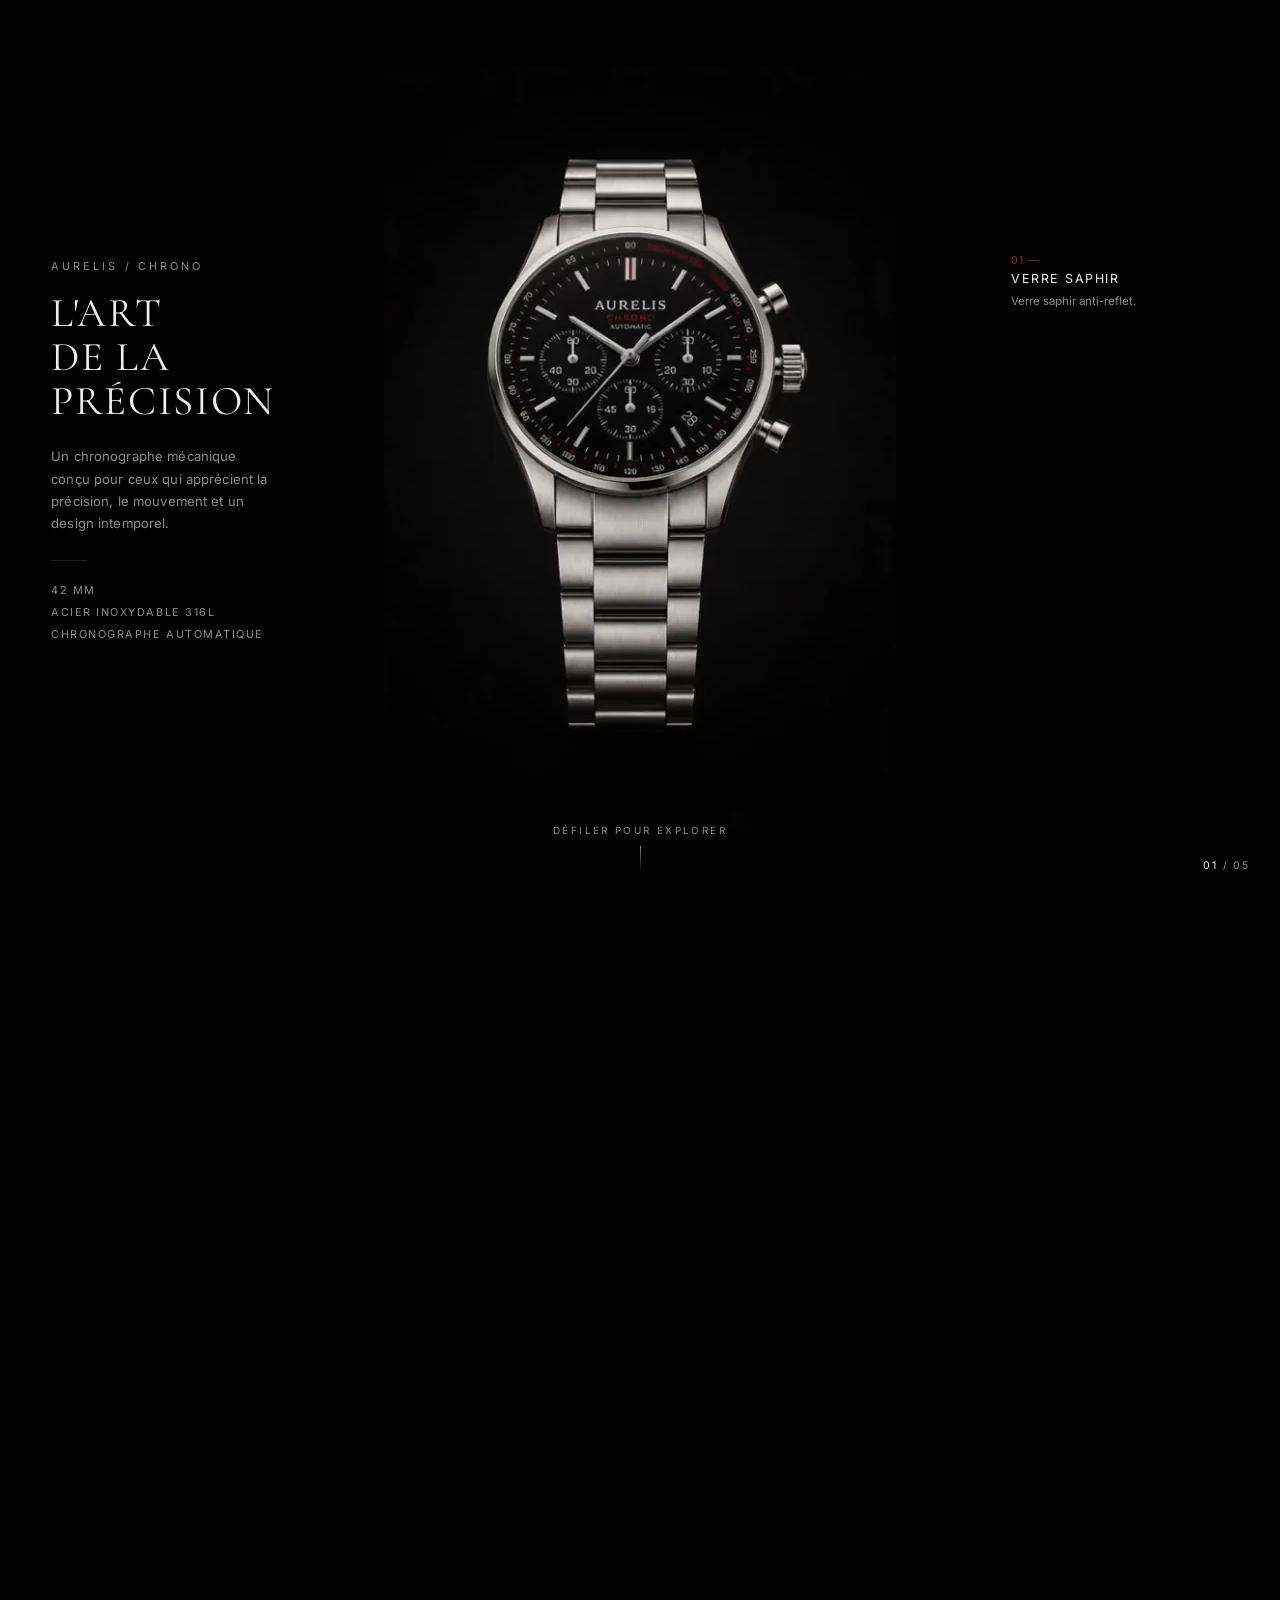
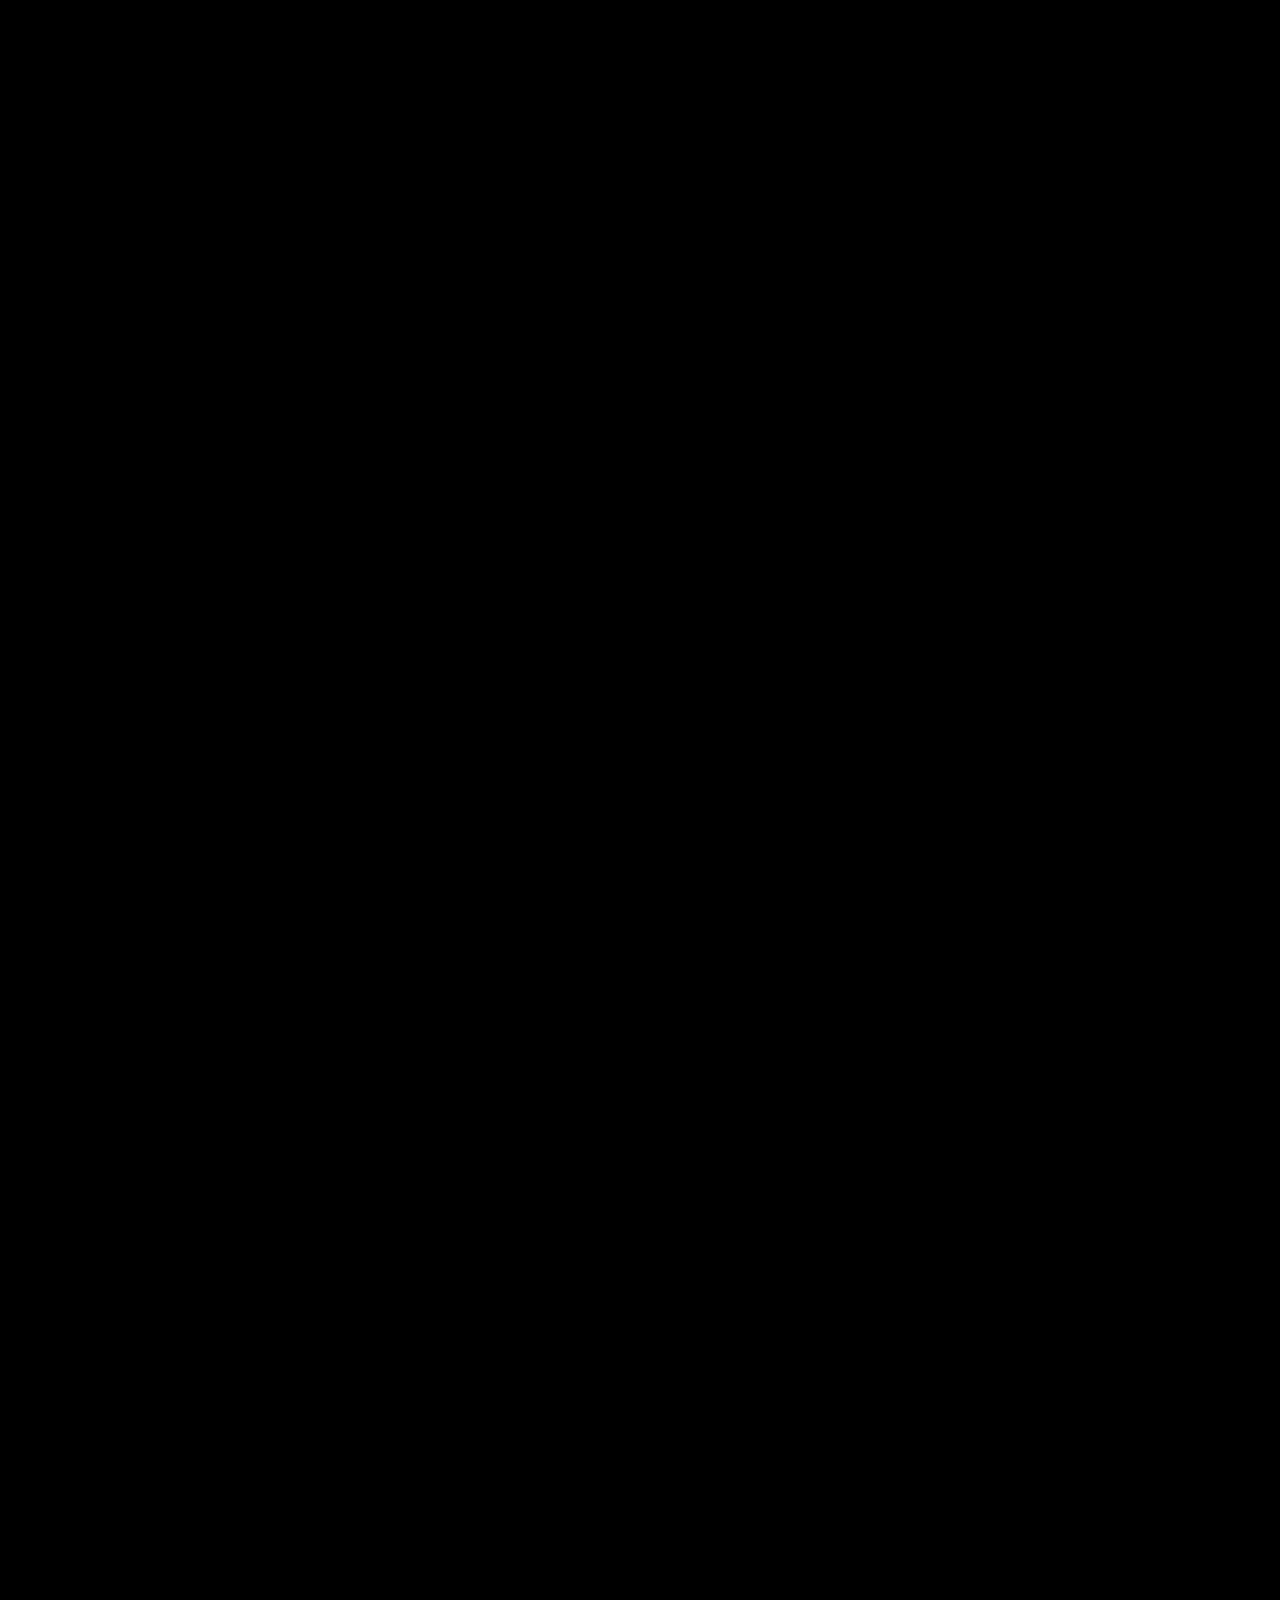
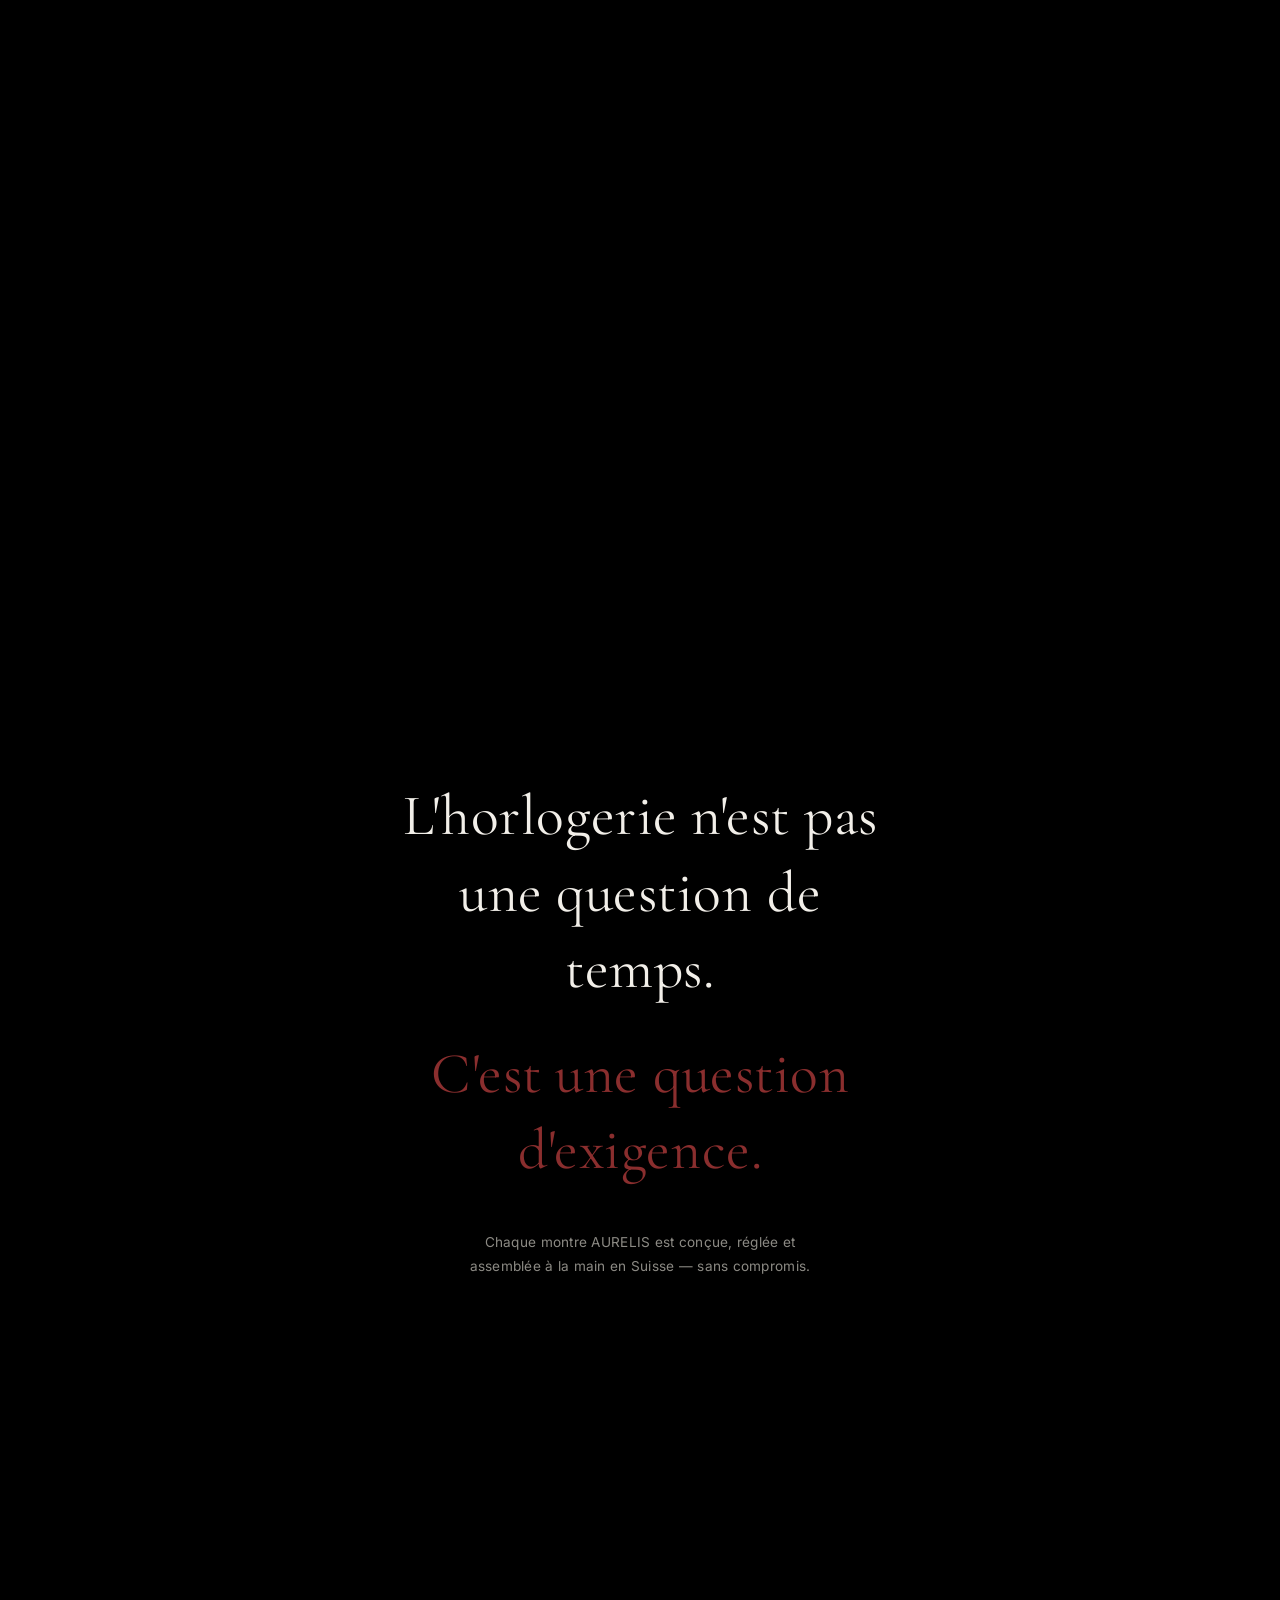
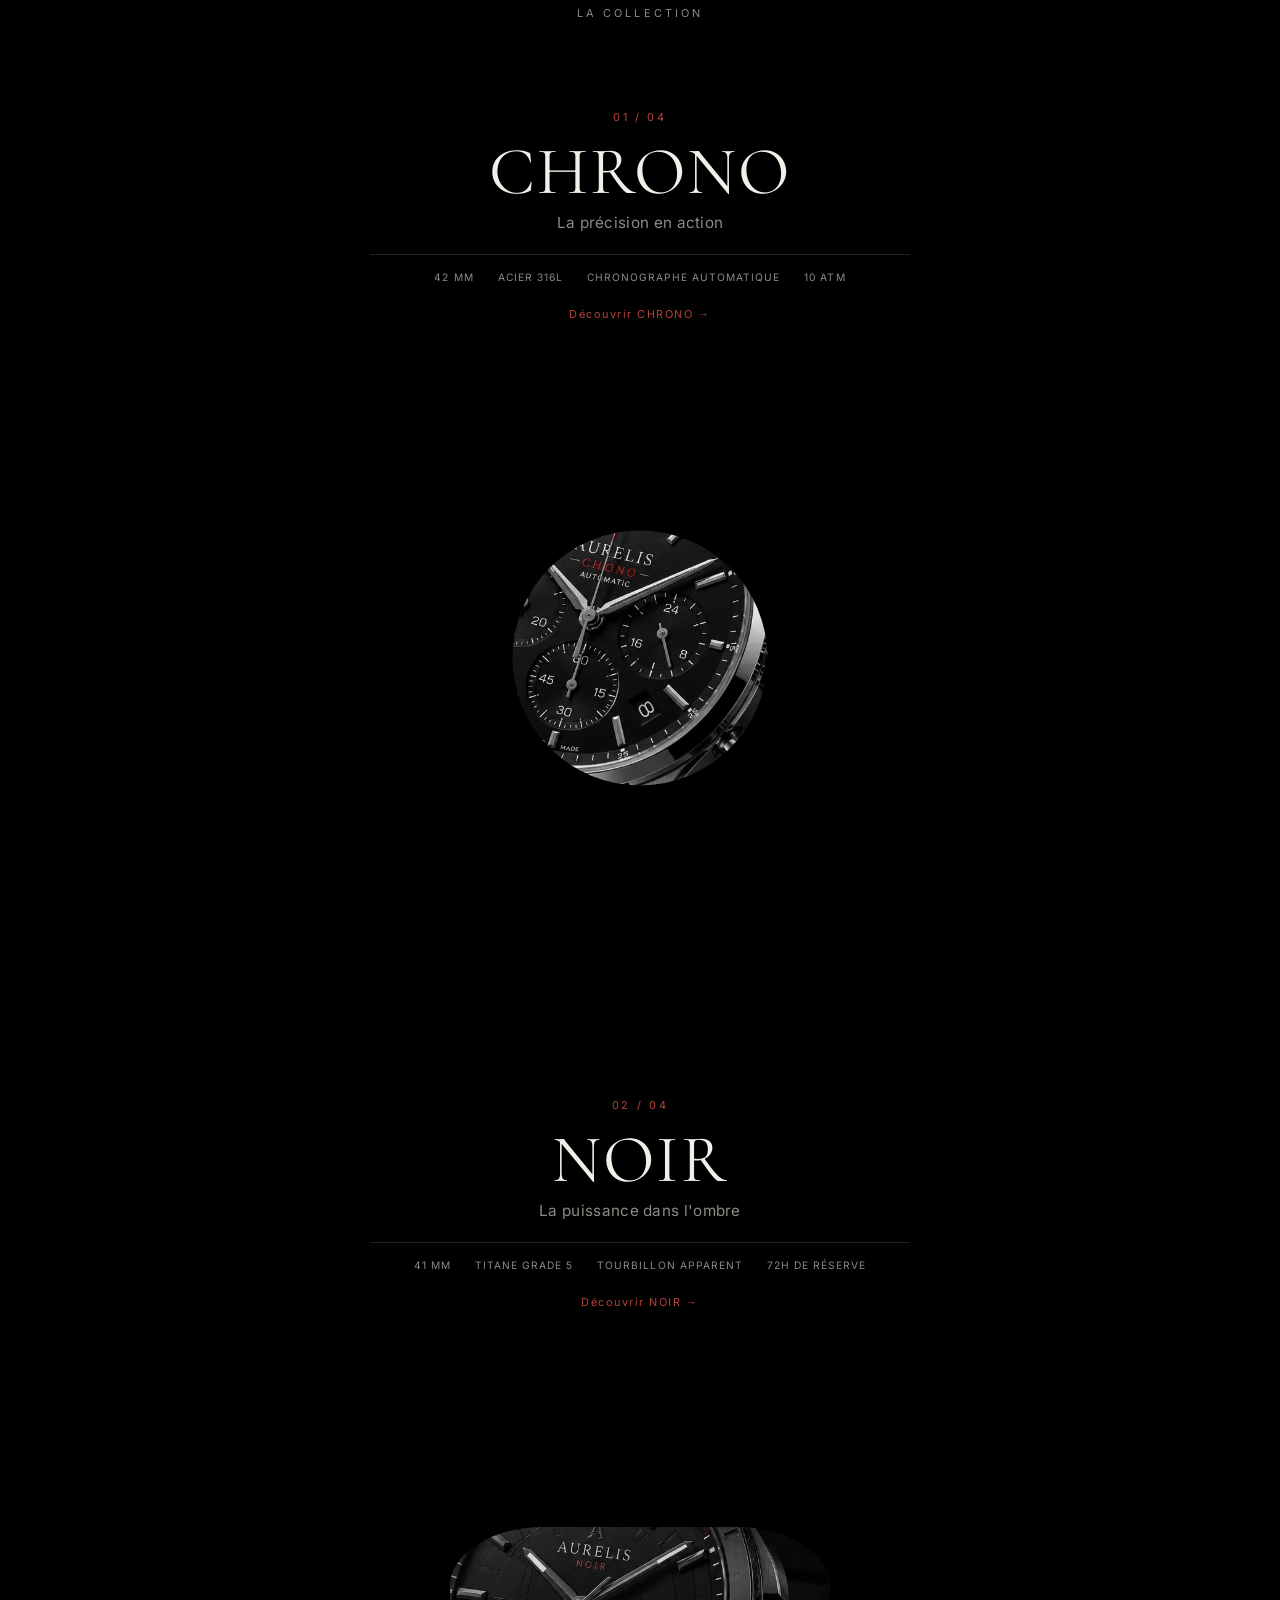
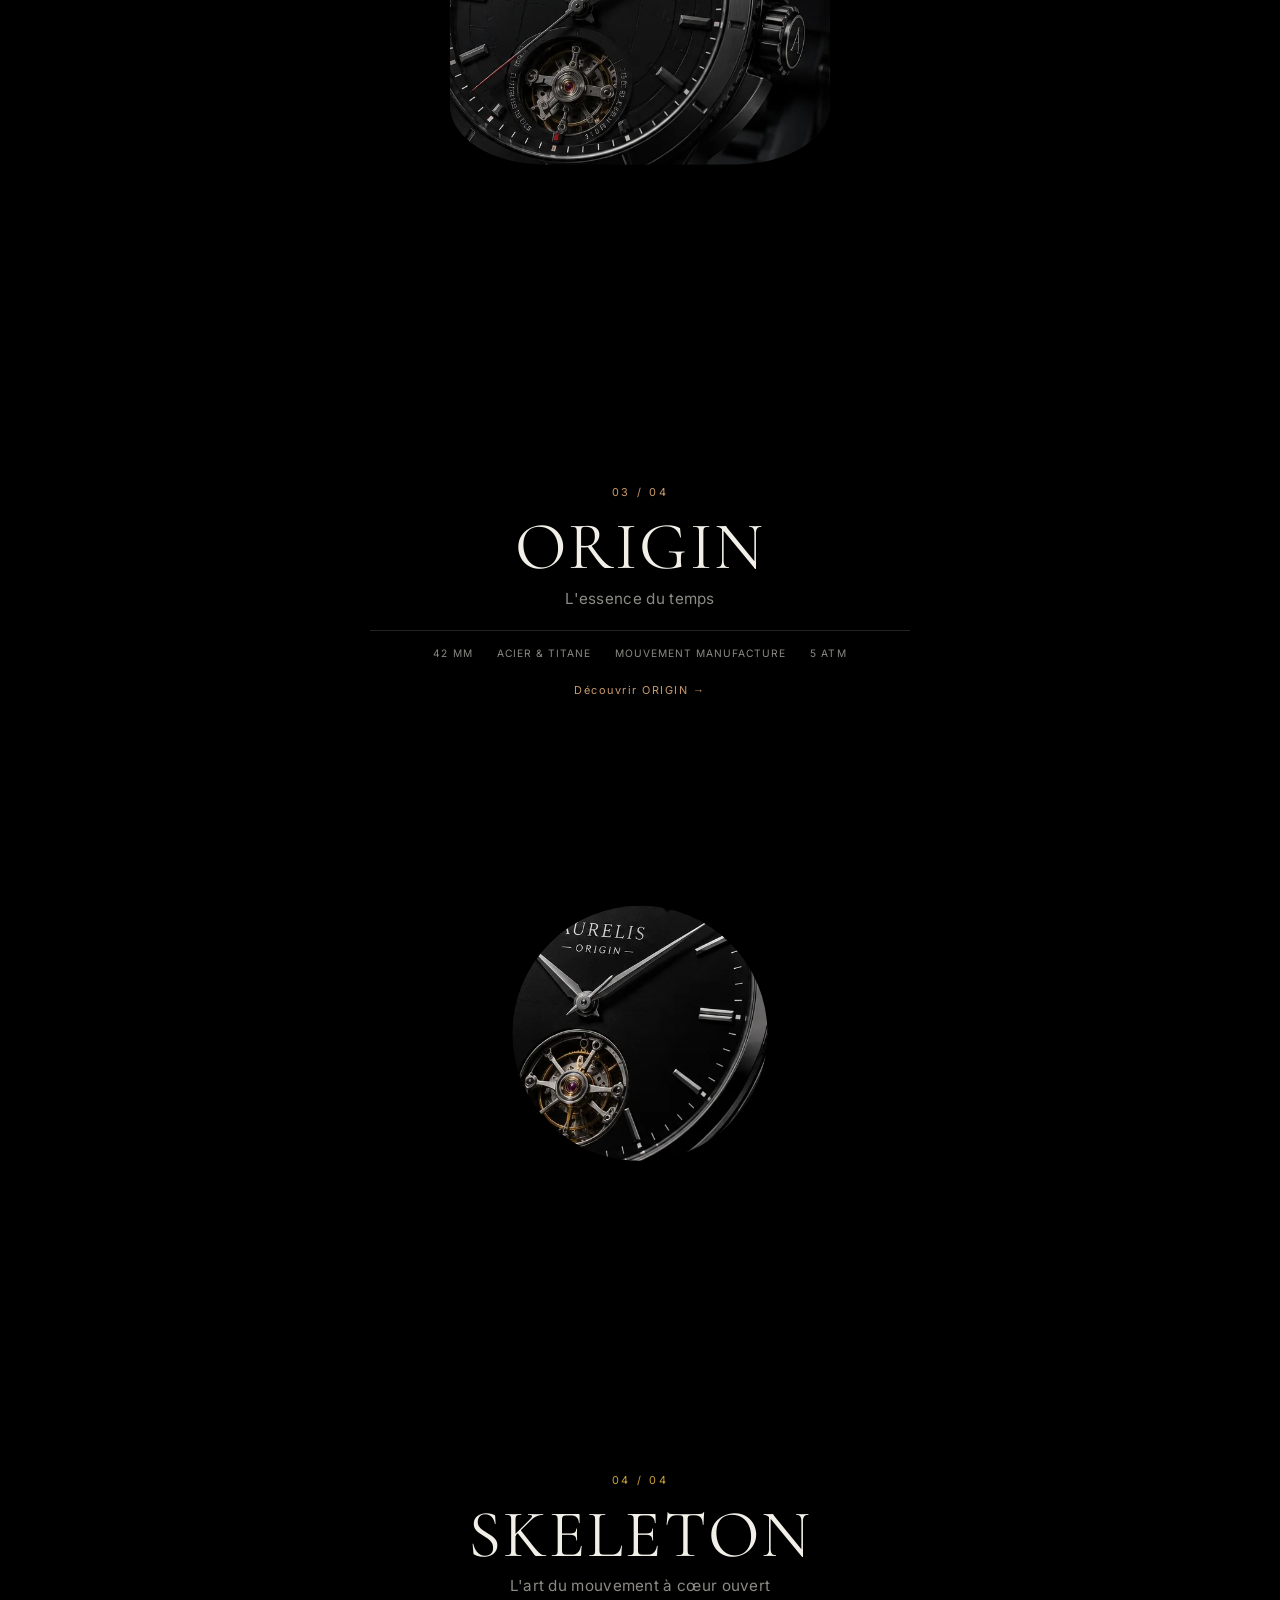
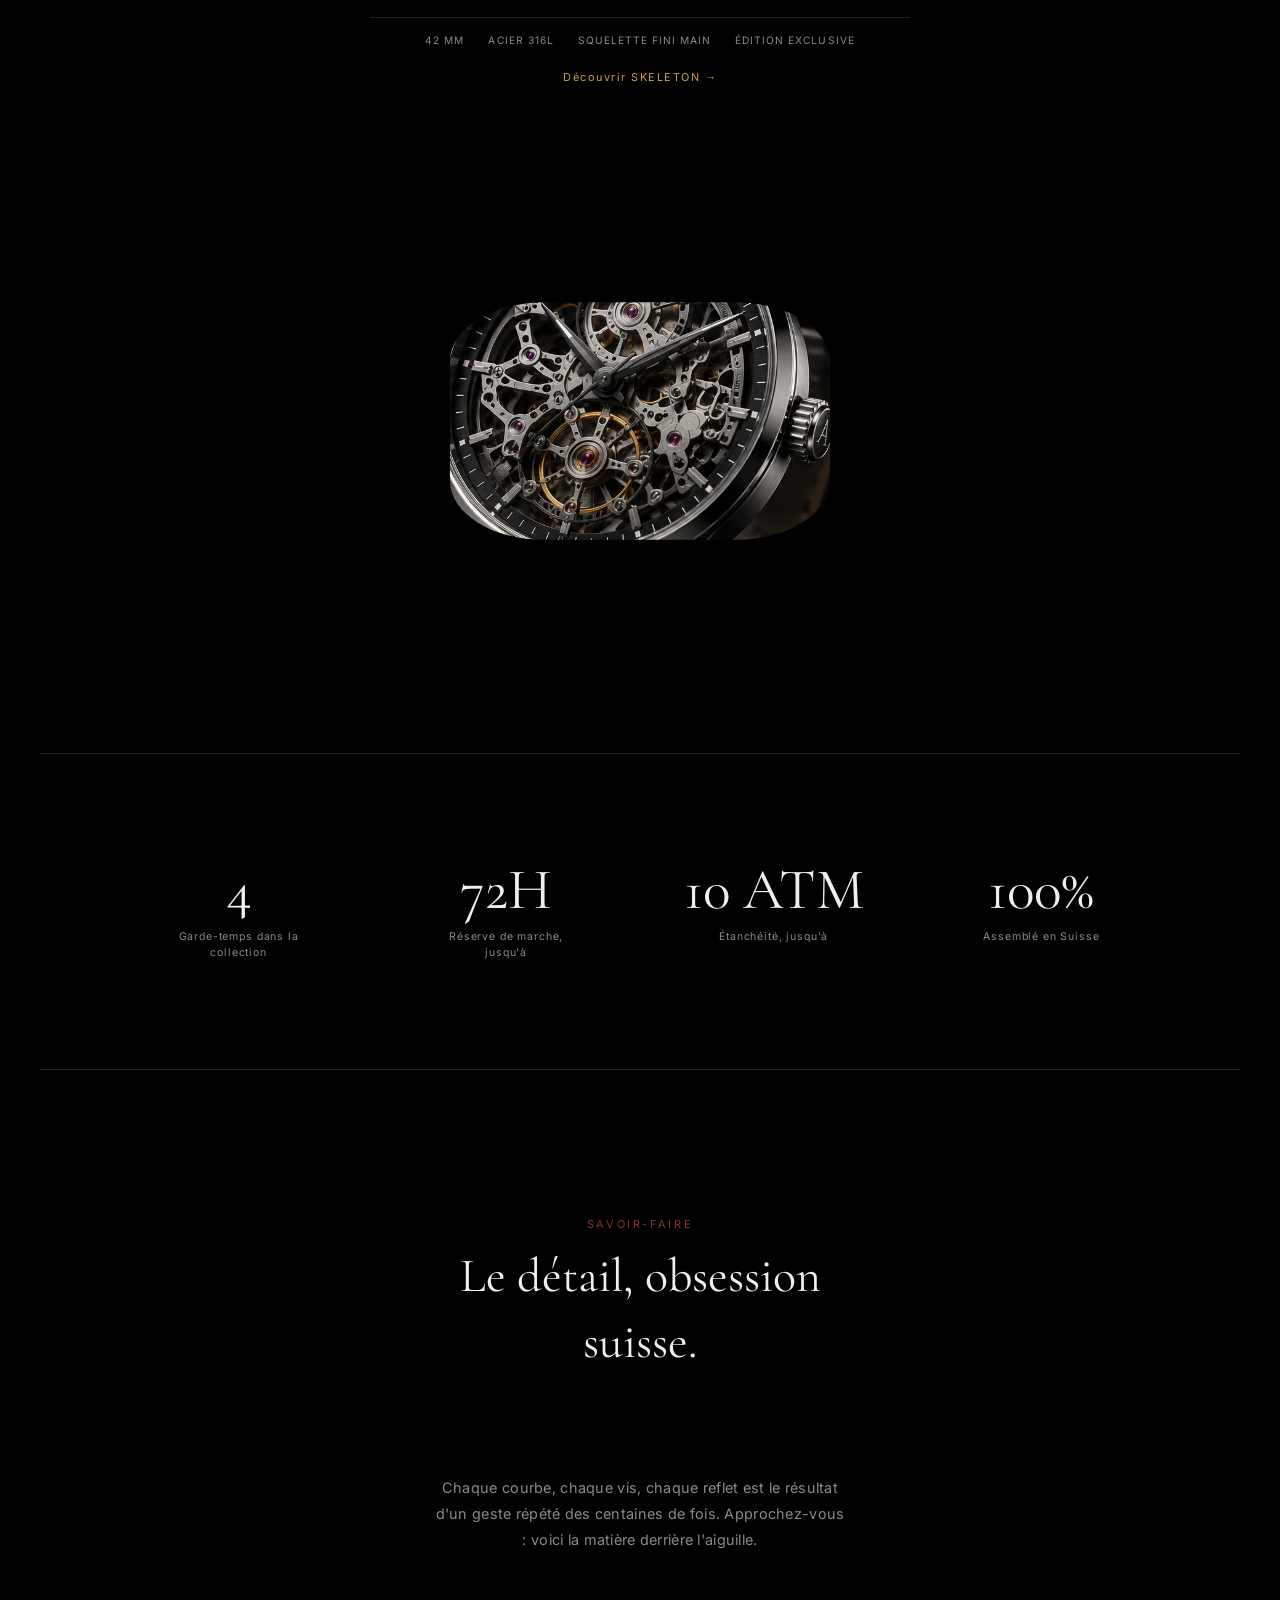
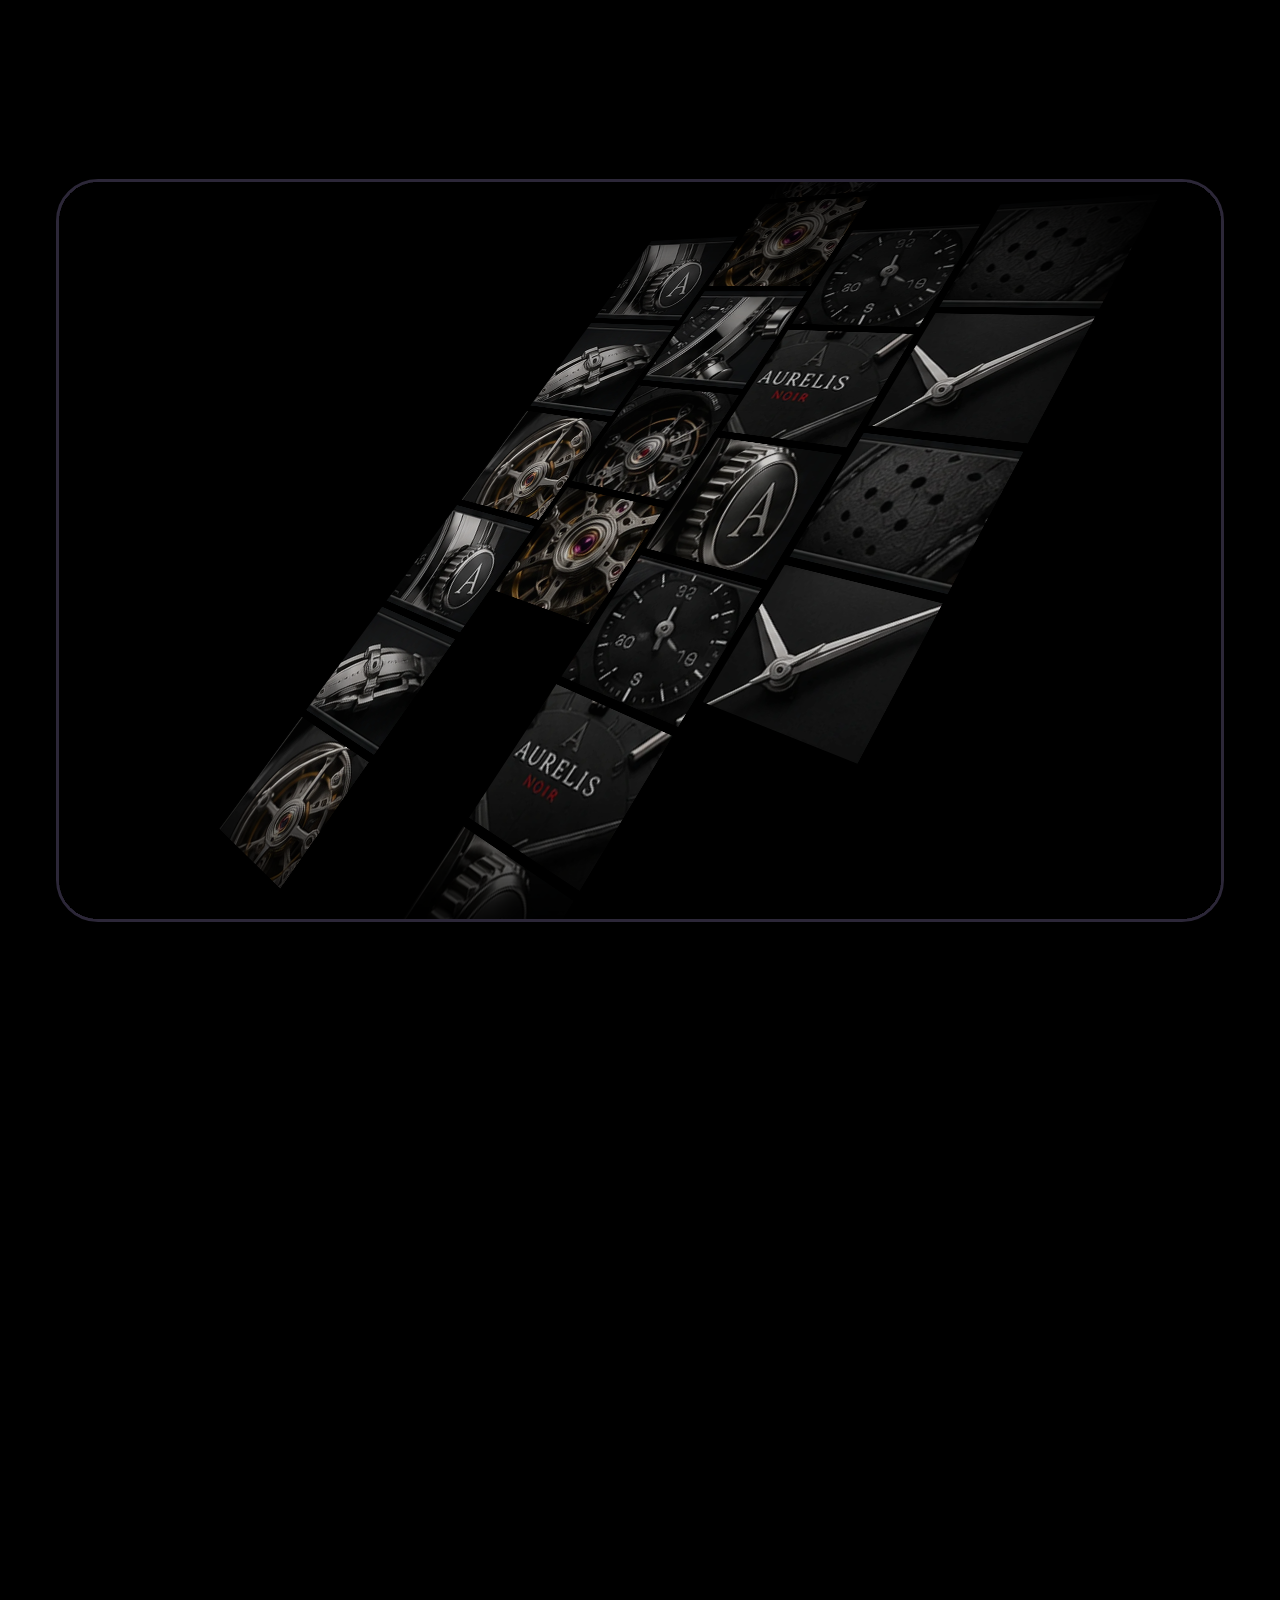
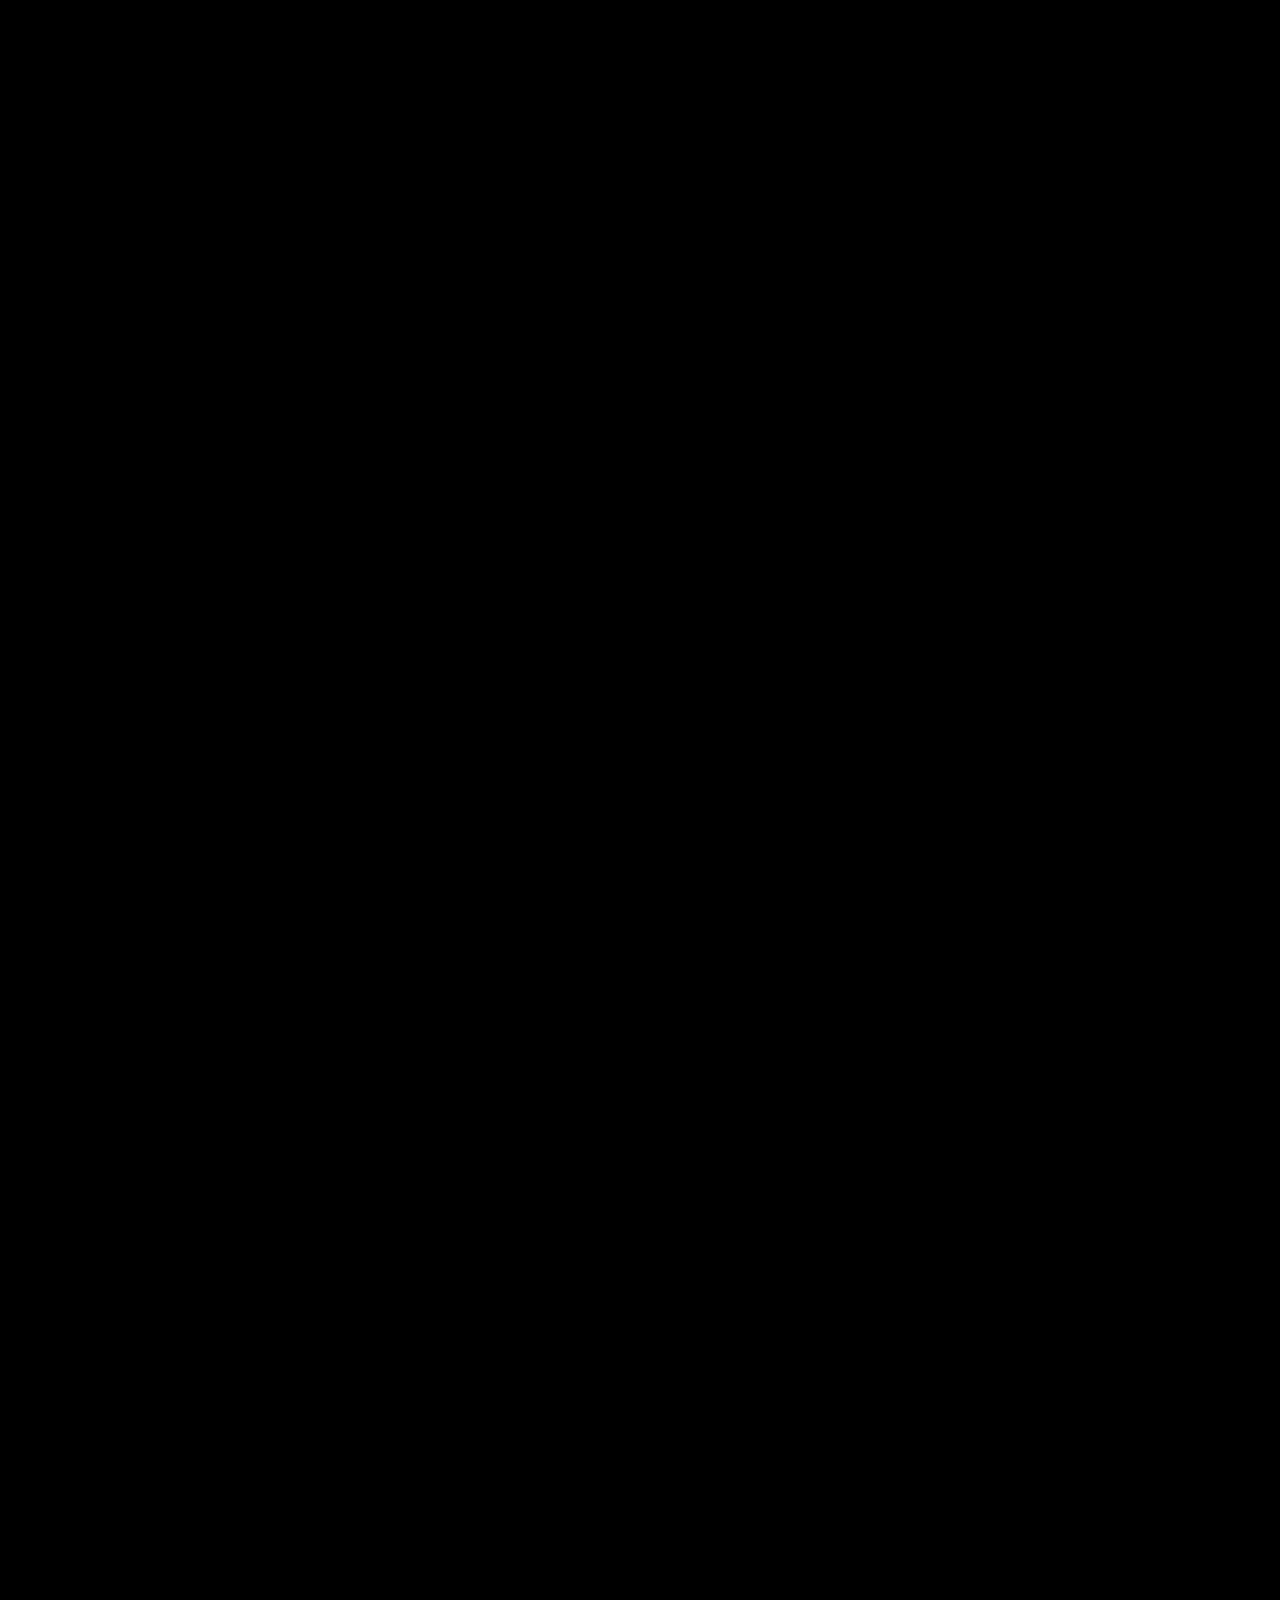
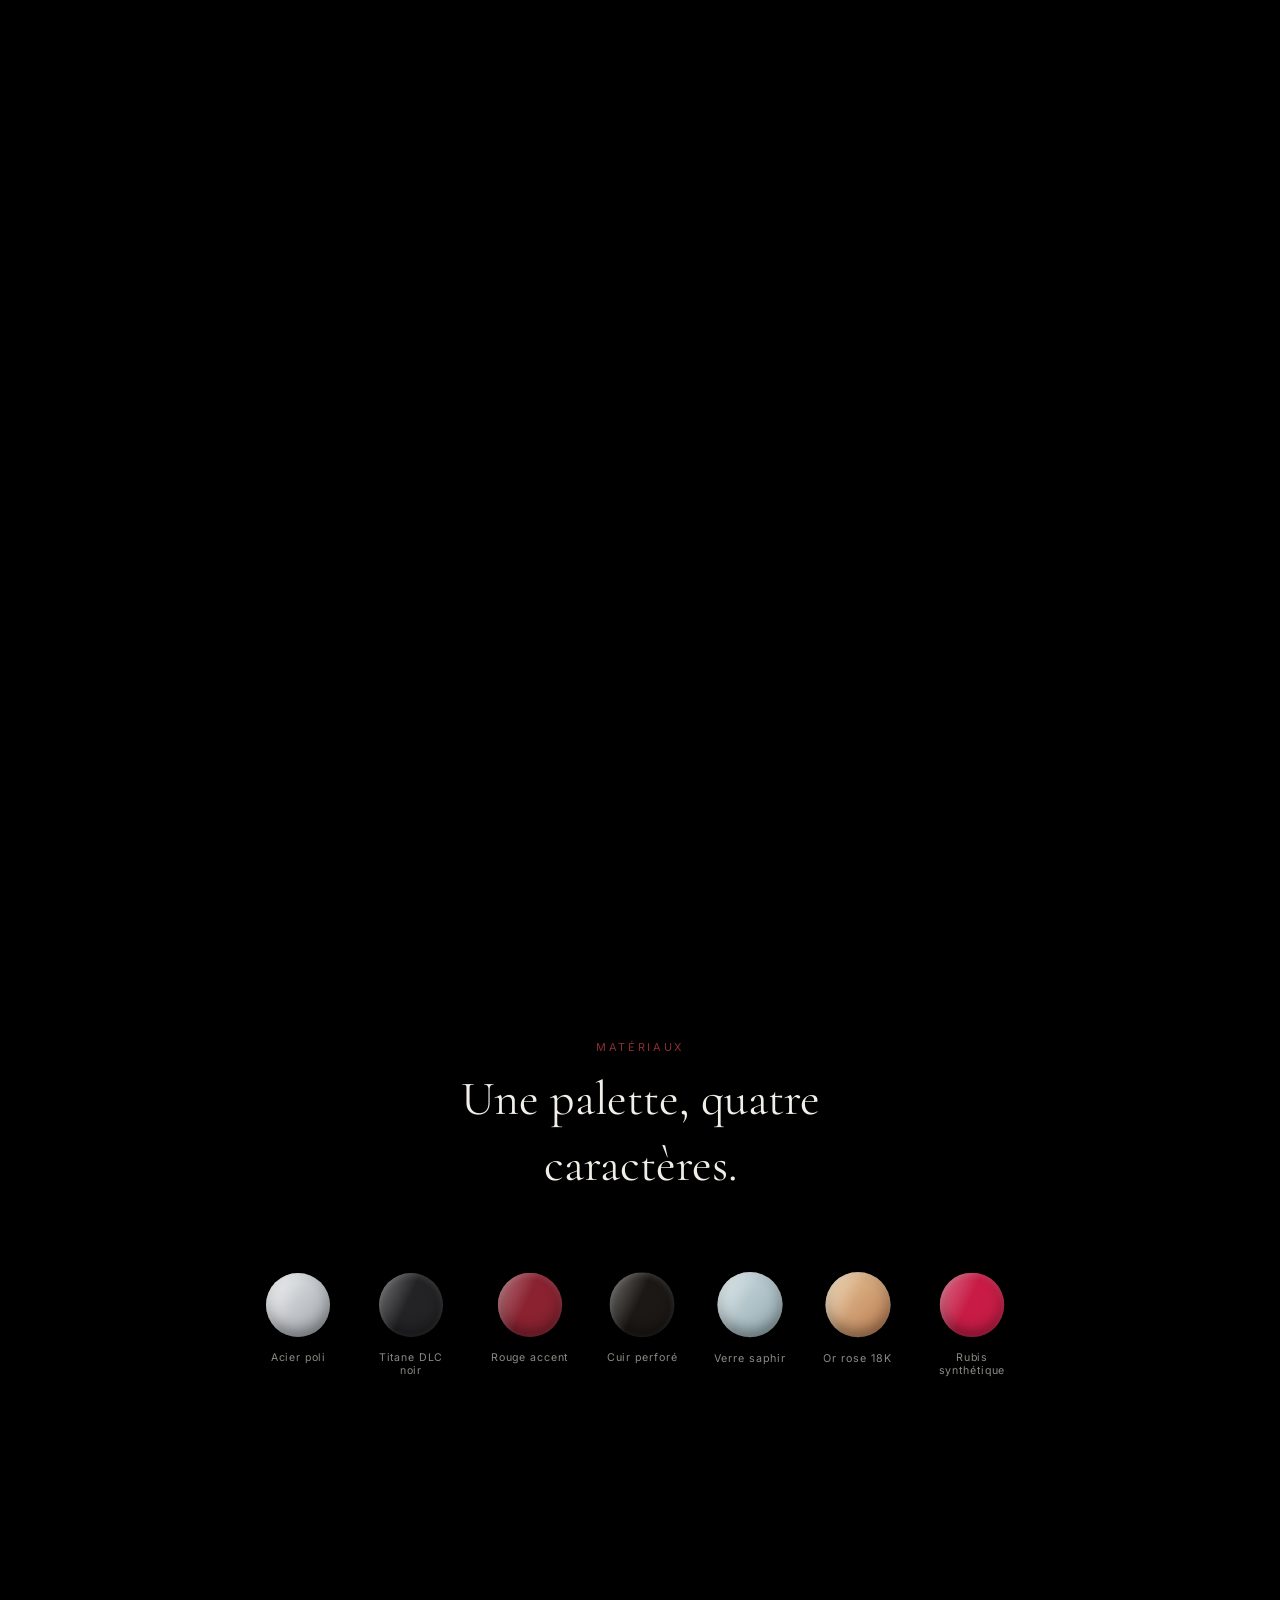
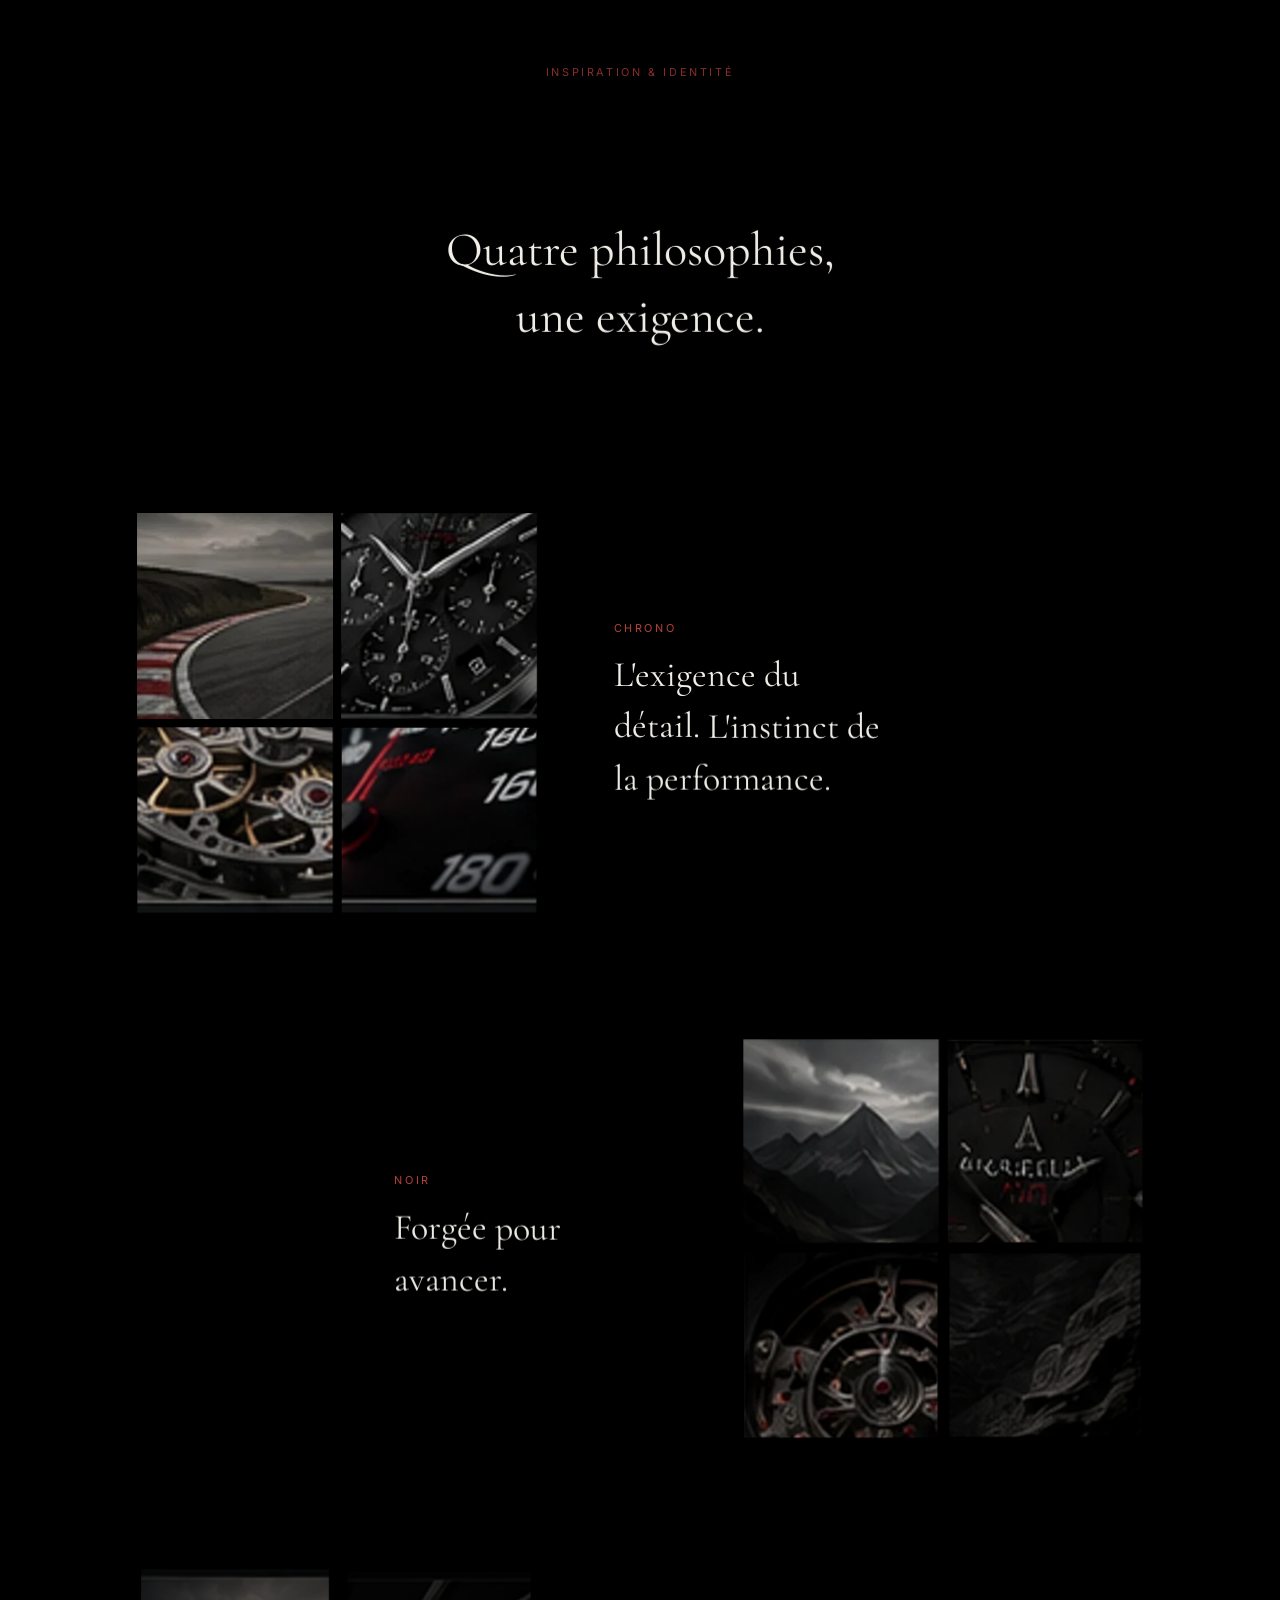
<file: index.html>
<!doctype html>
<html lang="fr">
<head>
<meta charset="utf-8">
<meta name="viewport" content="width=device-width,initial-scale=1">
<link rel="icon" href="assets/favicon.svg" type="image/svg+xml">
<link rel="icon" href="assets/icons/favicon-32.png" sizes="32x32" type="image/png">
<link rel="apple-touch-icon" href="assets/icons/apple-touch-icon.png">
<title>AURELIS — L'Art de la Précision</title>
<link rel="preload" href="assets/fonts/cormorant-garamond.woff2" as="font" type="font/woff2" crossorigin>
<link rel="preload" href="assets/fonts/inter.woff2" as="font" type="font/woff2" crossorigin>
<link rel="preload" href="frames/frame_001.webp" as="image" fetchpriority="high">
<link rel="stylesheet" href="assets/css/style.css">
</head>
<body>

<div class="preloader" id="preloader">
  <div class="preloader-mark">A</div>
  <div class="preloader-bar"><span id="preloaderFill"></span></div>
  <div class="preloader-pct" id="preloaderPct">0%</div>
</div>
<script>
  // hide the preloader before first paint on repeat visits, so there is
  // no flash while GSAP and the rest of site.js are still loading.
  (function () {
    try {
      if (sessionStorage.getItem('aurelis-visited') === '1') {
        var el = document.getElementById('preloader');
        if (el) el.style.display = 'none';
      }
    } catch (e) { /* storage unavailable: preloader will show normally */ }
  })();
</script>

<div class="page-fade" id="pageFade"></div>
<div class="grain" aria-hidden="true"></div>

<nav class="site-nav hero-gated" id="siteNav">
  <a href="#heroPin" class="nav-mark magnetic">A</a>
  <div class="nav-links">
    <a href="#heroPin" class="magnetic">Accueil</a>
    <a href="#collection" class="magnetic">Collection</a>
    <a href="#savoir-faire" class="magnetic nav-optional">Savoir-faire</a>
    <a href="#maison" class="magnetic nav-optional">Maison</a>
    <a href="contact.html" class="magnetic">Contact</a>
  </div>
</nav>

<section class="hero-pin" id="heroPin">
  <div class="hero-stage">

    <div class="hero-col hero-col--left">
      <p class="eyebrow">AURELIS / CHRONO</p>
      <h1 class="hero-title">L'ART<br>DE LA PRÉCISION</h1>
      <p class="hero-desc">Un chronographe mécanique conçu pour ceux qui apprécient la précision, le mouvement et un design intemporel.</p>
      <div class="divider"></div>
      <ul class="specs">
        <li>42 MM</li>
        <li>ACIER INOXYDABLE 316L</li>
        <li>CHRONOGRAPHE AUTOMATIQUE</li>
      </ul>
    </div>

    <div class="hero-watch">
      <img id="watchFrame" class="watch-img" src="frames/frame_001.webp" width="512" height="766" alt="AURELIS CHRONO — vue éclatée" fetchpriority="high" decoding="async">
    </div>

    <div class="hero-col hero-col--right">
      <ul class="feature-list" id="featureList">
        <li class="feature" data-index="1">
          <span class="feature-num">01 —</span>
          <span class="feature-title">VERRE SAPHIR</span>
          <span class="feature-desc">Verre saphir anti-reflet.</span>
        </li>
        <li class="feature" data-index="2">
          <span class="feature-num">02 —</span>
          <span class="feature-title">CADRAN CHRONOGRAPHE</span>
          <span class="feature-desc">Cadran noir profond aux accents rouges raffinés.</span>
        </li>
        <li class="feature" data-index="3">
          <span class="feature-num">03 —</span>
          <span class="feature-title">MOUVEMENT AUTOMATIQUE</span>
          <span class="feature-desc">Calibre mécanique de précision.</span>
        </li>
        <li class="feature" data-index="4">
          <span class="feature-num">04 —</span>
          <span class="feature-title">BOÎTIER EN ACIER</span>
          <span class="feature-desc">Acier 316L brossé et poli.</span>
        </li>
        <li class="feature" data-index="5">
          <span class="feature-num">05 —</span>
          <span class="feature-title">BRACELET SIGNATURE</span>
          <span class="feature-desc">Bracelet intégré en acier inoxydable.</span>
        </li>
      </ul>
    </div>

    <div class="side-index" id="sideIndex" aria-hidden="true">
      <span id="sideIndexCurrent">01</span> / 05
    </div>

    <div class="scroll-hint" id="scrollHint">
      <span>DÉFILER POUR EXPLORER</span>
      <span class="scroll-hint-line"></span>
    </div>

  </div>
</section>

<section class="manifesto">
  <p class="manifesto-line" data-line>L'horlogerie n'est pas une question de temps.</p>
  <p class="manifesto-line manifesto-line--accent" data-line>C'est une question d'exigence.</p>
  <p class="manifesto-sub" data-reveal>Chaque montre AURELIS est conçue, réglée et assemblée à la main en Suisse — sans compromis.</p>
</section>

<section class="collection" id="collection">
  <p class="collection-eyebrow" data-reveal>LA COLLECTION</p>

  <article class="reveal-item mask--circle" style="--accent:#b5423a">
    <div class="reveal-text">
      <span class="reveal-index">01 / 04</span>
      <h3 class="reveal-name">CHRONO</h3>
      <p class="reveal-tagline">La précision en action</p>
      <ul class="reveal-specs">
        <li>42 MM</li>
        <li>ACIER 316L</li>
        <li>CHRONOGRAPHE AUTOMATIQUE</li>
        <li>10 ATM</li>
      </ul>
      <a href="chrono.html" class="reveal-link magnetic">Découvrir CHRONO →</a>
    </div>
    <div class="reveal-media">
      <a href="chrono.html"><img src="assets/img/chrono.webp" alt="AURELIS CHRONO" width="1536" height="1024" loading="lazy" decoding="async"></a>
    </div>
  </article>

  <article class="reveal-item mask--rounded" style="--accent:#b5423a">
    <div class="reveal-text">
      <span class="reveal-index">02 / 04</span>
      <h3 class="reveal-name">NOIR</h3>
      <p class="reveal-tagline">La puissance dans l'ombre</p>
      <ul class="reveal-specs">
        <li>41 MM</li>
        <li>TITANE GRADE 5</li>
        <li>TOURBILLON APPARENT</li>
        <li>72H DE RÉSERVE</li>
      </ul>
      <a href="noir.html" class="reveal-link magnetic">Découvrir NOIR →</a>
    </div>
    <div class="reveal-media">
      <a href="noir.html"><img src="assets/img/noir.webp" alt="AURELIS NOIR" width="1536" height="1024" loading="lazy" decoding="async"></a>
    </div>
  </article>

  <article class="reveal-item mask--circle" style="--accent:#c99a6c">
    <div class="reveal-text">
      <span class="reveal-index">03 / 04</span>
      <h3 class="reveal-name">ORIGIN</h3>
      <p class="reveal-tagline">L'essence du temps</p>
      <ul class="reveal-specs">
        <li>42 MM</li>
        <li>ACIER &amp; TITANE</li>
        <li>MOUVEMENT MANUFACTURE</li>
        <li>5 ATM</li>
      </ul>
      <a href="origin.html" class="reveal-link magnetic">Découvrir ORIGIN →</a>
    </div>
    <div class="reveal-media">
      <a href="origin.html"><img src="assets/img/origin.webp" alt="AURELIS ORIGIN" width="1536" height="1024" loading="lazy" decoding="async"></a>
    </div>
  </article>

  <article class="reveal-item mask--rounded" style="--accent:#cda13a">
    <div class="reveal-text">
      <span class="reveal-index">04 / 04</span>
      <h3 class="reveal-name">SKELETON</h3>
      <p class="reveal-tagline">L'art du mouvement à cœur ouvert</p>
      <ul class="reveal-specs">
        <li>42 MM</li>
        <li>ACIER 316L</li>
        <li>SQUELETTE FINI MAIN</li>
        <li>ÉDITION EXCLUSIVE</li>
      </ul>
      <a href="skeleton.html" class="reveal-link magnetic">Découvrir SKELETON →</a>
    </div>
    <div class="reveal-media">
      <a href="skeleton.html"><img src="assets/img/skeleton.webp" alt="AURELIS SKELETON" width="1536" height="1024" loading="lazy" decoding="async"></a>
    </div>
  </article>
</section>

<section class="stats">
  <div class="stat" data-count="4" data-reveal>
    <span class="stat-num"><span data-count-to="4">0</span></span>
    <span class="stat-label">Garde-temps dans la collection</span>
  </div>
  <div class="stat" data-count="72" data-reveal>
    <span class="stat-num"><span data-count-to="72">0</span>H</span>
    <span class="stat-label">Réserve de marche, jusqu'à</span>
  </div>
  <div class="stat" data-count="10" data-reveal>
    <span class="stat-num"><span data-count-to="10">0</span> ATM</span>
    <span class="stat-label">Étanchéité, jusqu'à</span>
  </div>
  <div class="stat" data-count="100" data-reveal>
    <span class="stat-num"><span data-count-to="100">0</span>%</span>
    <span class="stat-label">Assemblé en Suisse</span>
  </div>
</section>

<section class="craft" id="savoir-faire">
  <div class="craft-intro">
    <p class="craft-eyebrow" data-reveal>SAVOIR-FAIRE</p>
    <h2 class="craft-title" data-line>Le détail, obsession suisse.</h2>
    <p class="craft-intro-text" data-reveal>Chaque courbe, chaque vis, chaque reflet est le résultat d'un geste répété des centaines de fois. Approchez-vous : voici la matière derrière l'aiguille.</p>
  </div>

  <div class="unfurl-wrap" id="unfurlWrap">
    <div class="unfurl-banner" id="unfurlBanner">
      <div class="unfurl-perspective">
        <span class="unfurl-vignette unfurl-vignette--v" aria-hidden="true"></span>
        <span class="unfurl-vignette unfurl-vignette--h" aria-hidden="true"></span>
        <div class="unfurl-grid" id="unfurlGrid">
          <div class="unfurl-col" id="unfurlCol1"></div>
          <div class="unfurl-col" id="unfurlCol2"></div>
          <div class="unfurl-col" id="unfurlCol3"></div>
          <div class="unfurl-col" id="unfurlCol4"></div>
        </div>
      </div>
    </div>
  </div>
</section>

<section class="materials">
  <p class="materials-eyebrow" data-reveal>MATÉRIAUX</p>
  <h2 class="materials-title" data-line>Une palette, quatre caractères.</h2>
  <div class="materials-row">
    <div class="swatch" data-reveal style="--swatch: linear-gradient(135deg,#eef0f2,#9aa0a6)">
      <span class="swatch-dot"></span><span class="swatch-label">Acier poli</span>
    </div>
    <div class="swatch" data-reveal style="--swatch:#232326">
      <span class="swatch-dot"></span><span class="swatch-label">Titane DLC noir</span>
    </div>
    <div class="swatch" data-reveal style="--swatch:#8a2230">
      <span class="swatch-dot"></span><span class="swatch-label">Rouge accent</span>
    </div>
    <div class="swatch" data-reveal style="--swatch:#1b1815">
      <span class="swatch-dot"></span><span class="swatch-label">Cuir perforé</span>
    </div>
    <div class="swatch" data-reveal style="--swatch: linear-gradient(135deg,#d3e2e6,#8fa6ac)">
      <span class="swatch-dot"></span><span class="swatch-label">Verre saphir</span>
    </div>
    <div class="swatch" data-reveal style="--swatch: linear-gradient(135deg,#e9c99c,#b8794f)">
      <span class="swatch-dot"></span><span class="swatch-label">Or rose 18K</span>
    </div>
    <div class="swatch" data-reveal style="--swatch:#c81c46">
      <span class="swatch-dot"></span><span class="swatch-label">Rubis synthétique</span>
    </div>
  </div>
</section>

<section class="inspiration">
  <p class="inspiration-eyebrow" data-reveal>INSPIRATION &amp; IDENTITÉ</p>
  <h2 class="inspiration-title" data-line>Quatre philosophies, une exigence.</h2>

  <div class="insp-group" style="--accent:#b5423a">
    <div class="insp-grid">
      <div class="insp-tile"><img src="assets/img/inspiration/chrono-insp-1.webp" alt="Circuit automobile, virage relevé" width="516" height="294" loading="lazy" decoding="async"></div>
      <div class="insp-tile"><img src="assets/img/inspiration/chrono-insp-2.webp" alt="AURELIS CHRONO, gros plan cadran" width="516" height="294" loading="lazy" decoding="async"></div>
      <div class="insp-tile"><img src="assets/img/inspiration/chrono-insp-3.webp" alt="Mouvement chronographe, rouages" width="516" height="240" loading="lazy" decoding="async"></div>
      <div class="insp-tile"><img src="assets/img/inspiration/chrono-insp-4.webp" alt="Compte-tours de sport automobile" width="516" height="240" loading="lazy" decoding="async"></div>
    </div>
    <div class="insp-text">
      <p class="insp-model">CHRONO</p>
      <p class="insp-quote" data-line>L'exigence du détail. L'instinct de la performance.</p>
    </div>
  </div>

  <div class="insp-group insp-group--reverse" style="--accent:#b5423a">
    <div class="insp-grid">
      <div class="insp-tile"><img src="assets/img/inspiration/noir-insp-1.webp" alt="Sommet montagneux dans la brume" width="405" height="315" loading="lazy" decoding="async"></div>
      <div class="insp-tile"><img src="assets/img/inspiration/noir-insp-2.webp" alt="AURELIS NOIR, gros plan cadran" width="390" height="315" loading="lazy" decoding="async"></div>
      <div class="insp-tile"><img src="assets/img/inspiration/noir-insp-3.webp" alt="Tourbillon apparent, gros plan" width="405" height="285" loading="lazy" decoding="async"></div>
      <div class="insp-tile"><img src="assets/img/inspiration/noir-insp-4.webp" alt="Roche noire texturée" width="390" height="285" loading="lazy" decoding="async"></div>
    </div>
    <div class="insp-text">
      <p class="insp-model">NOIR</p>
      <p class="insp-quote" data-line>Forgée pour avancer.</p>
    </div>
  </div>

  <div class="insp-group" style="--accent:#c99a6c">
    <div class="insp-grid">
      <div class="insp-tile"><img src="assets/img/inspiration/origin-insp-1.webp" alt="Rivière serpentant entre les montagnes" width="570" height="285" loading="lazy" decoding="async"></div>
      <div class="insp-tile"><img src="assets/img/inspiration/origin-insp-2.webp" alt="AURELIS ORIGIN, aiguilles dauphine" width="570" height="285" loading="lazy" decoding="async"></div>
      <div class="insp-tile"><img src="assets/img/inspiration/origin-insp-3.webp" alt="Tourbillon apparent, gros plan" width="570" height="234" loading="lazy" decoding="async"></div>
      <div class="insp-tile"><img src="assets/img/inspiration/origin-insp-4.webp" alt="Acier brossé, texture" width="570" height="234" loading="lazy" decoding="async"></div>
    </div>
    <div class="insp-text">
      <p class="insp-model">ORIGIN</p>
      <p class="insp-quote" data-line>Forgée dans le temps, conçue pour demain.</p>
    </div>
  </div>

  <div class="insp-group insp-group--reverse" style="--accent:#cda13a">
    <div class="insp-grid">
      <div class="insp-tile"><img src="assets/img/inspiration/skeleton-insp-1.webp" alt="Escalier en spirale, vue du dessus" width="570" height="270" loading="lazy" decoding="async"></div>
      <div class="insp-tile"><img src="assets/img/inspiration/skeleton-insp-2.webp" alt="Mouvement squelette, gros plan" width="570" height="270" loading="lazy" decoding="async"></div>
      <div class="insp-tile"><img src="assets/img/inspiration/skeleton-insp-3.webp" alt="Pont suspendu au crépuscule" width="570" height="234" loading="lazy" decoding="async"></div>
      <div class="insp-tile"><img src="assets/img/inspiration/skeleton-insp-4.webp" alt="Rouage doré et rubis, gros plan" width="570" height="234" loading="lazy" decoding="async"></div>
    </div>
    <div class="insp-text">
      <p class="insp-model">SKELETON</p>
      <p class="insp-quote" data-line>L'architecture de la précision.</p>
    </div>
  </div>
</section>

<footer class="closing" id="maison">
  <p class="closing-eyebrow" data-reveal>AURELIS — GENÈVE, SUISSE</p>
  <h2 class="closing-word" id="closingWord">AURELIS</h2>
  <p class="closing-tagline" data-reveal>Le temps, réinventé.</p>
  <div class="footer-links">
    <a href="#heroPin" class="magnetic">Retour en haut</a>
    <span>·</span>
    <a href="#collection" class="magnetic">Collection</a>
    <span>·</span>
    <a href="#savoir-faire" class="magnetic">Savoir-faire</a>
    <span>·</span>
    <a href="contact.html" class="magnetic">Contact</a>
  </div>
  <p class="footer-legal">© 2026 AURELIS. Tous droits réservés. — <a href="mentions-legales.html">Mentions légales</a></p>
</footer>

<script src="assets/js/vendor/gsap.min.js"></script>
<script src="assets/js/vendor/ScrollTrigger.min.js"></script>
<script src="assets/js/vendor/lenis.min.js"></script>
<script src="assets/js/main.js"></script>
<script src="assets/js/site.js"></script>
<script src="assets/js/transitions.js"></script>
</body>
</html>
</file>
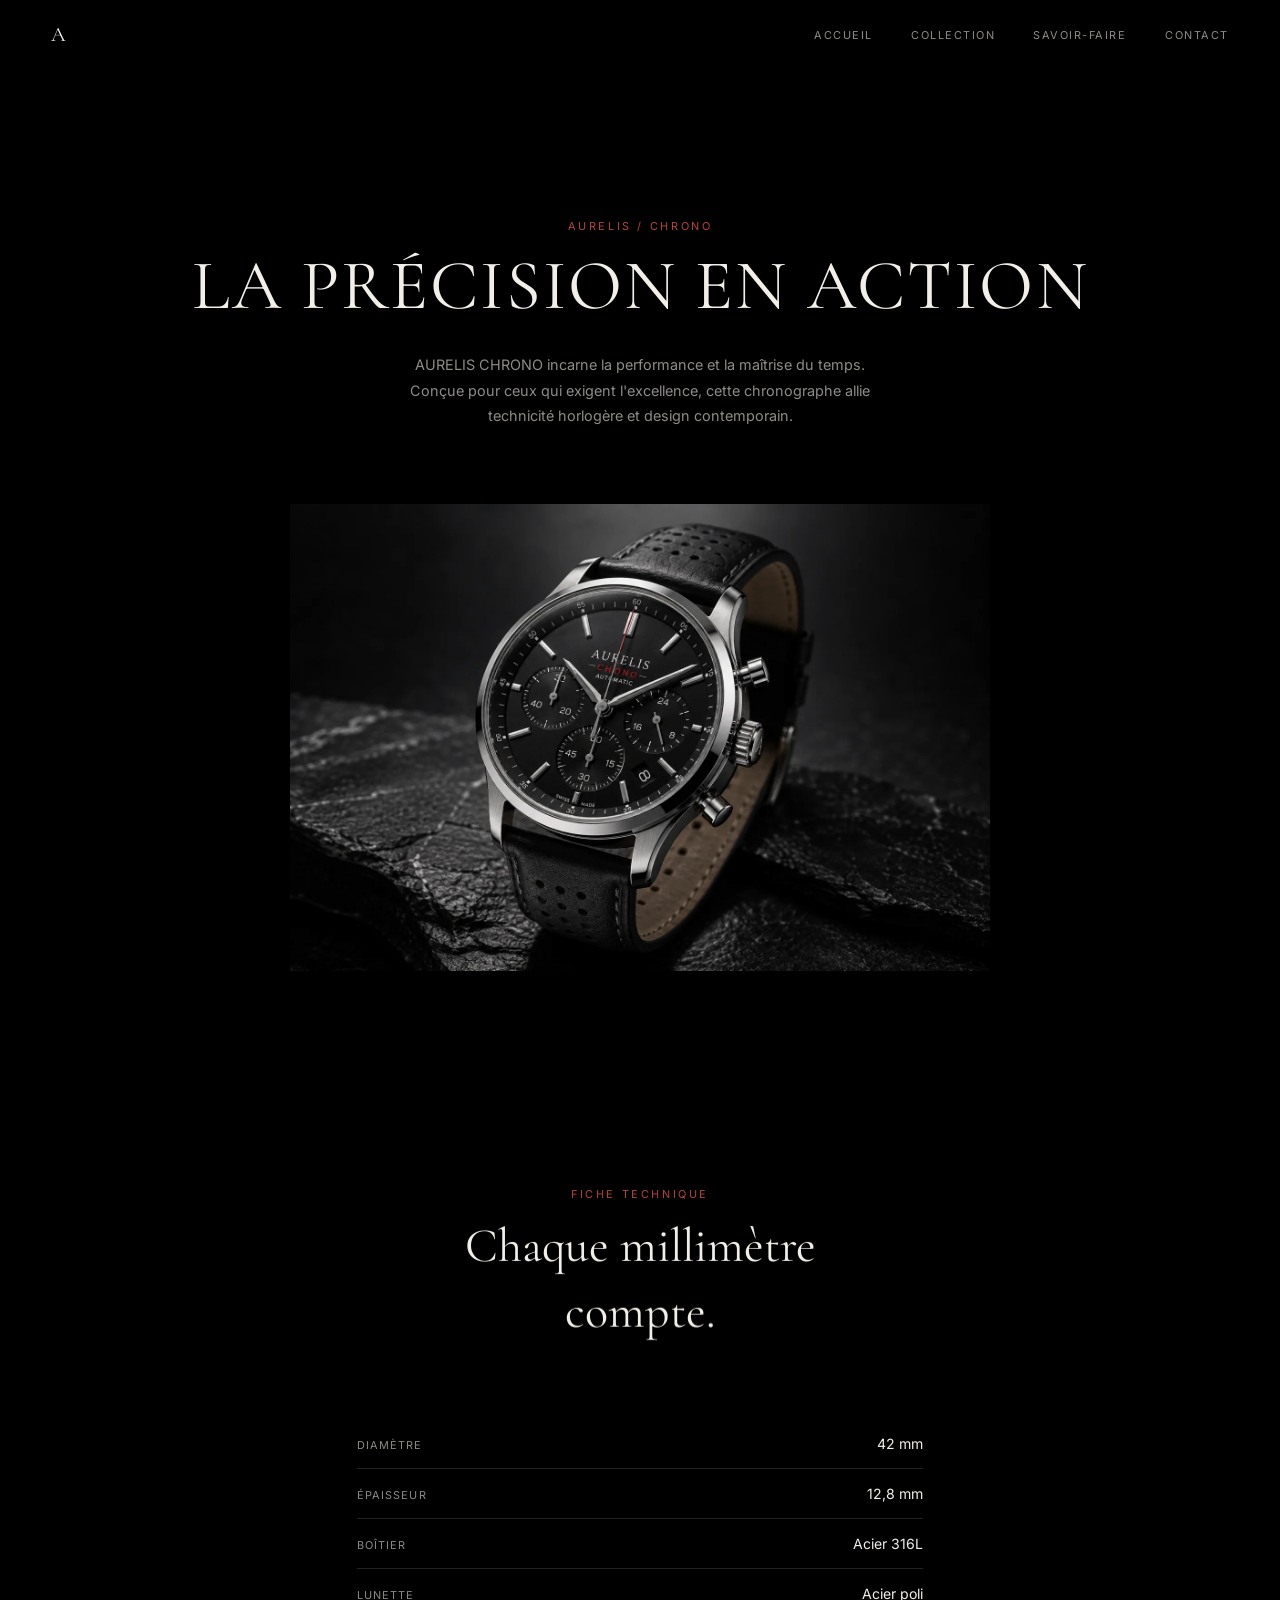
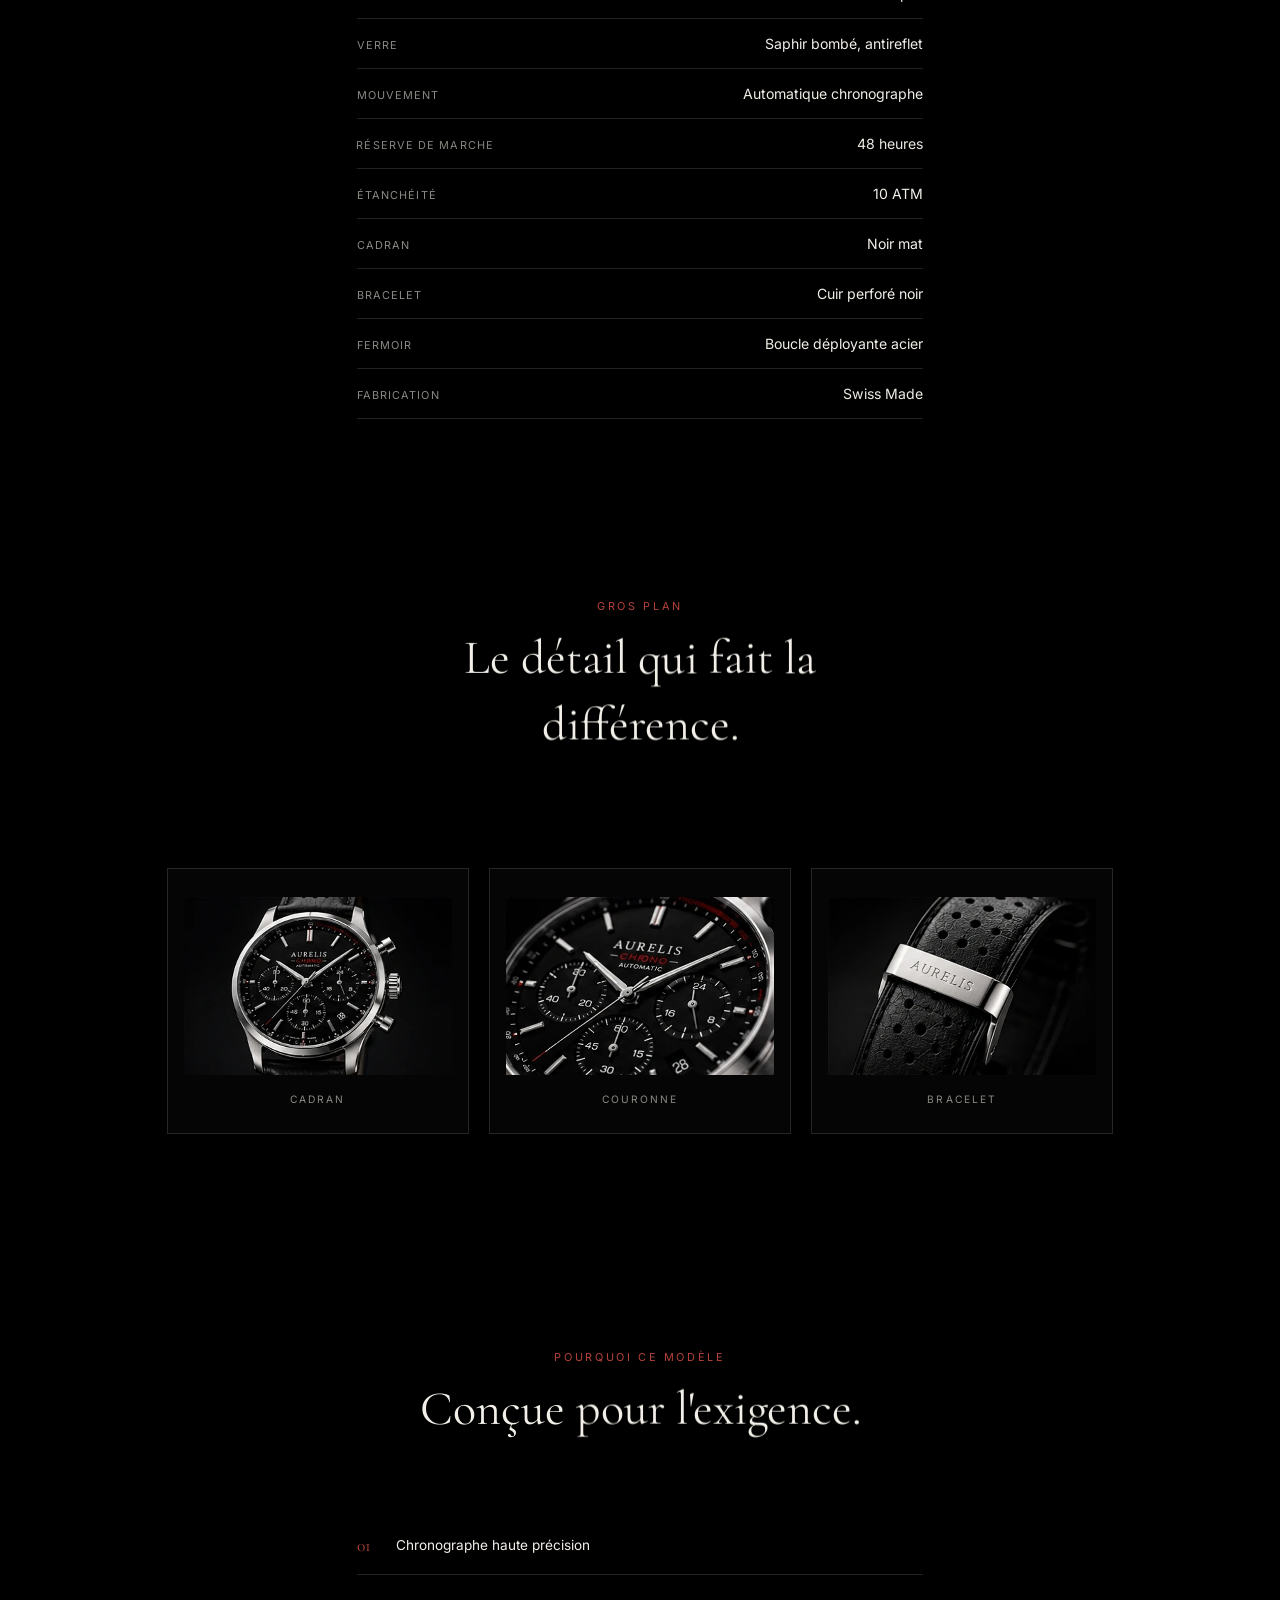
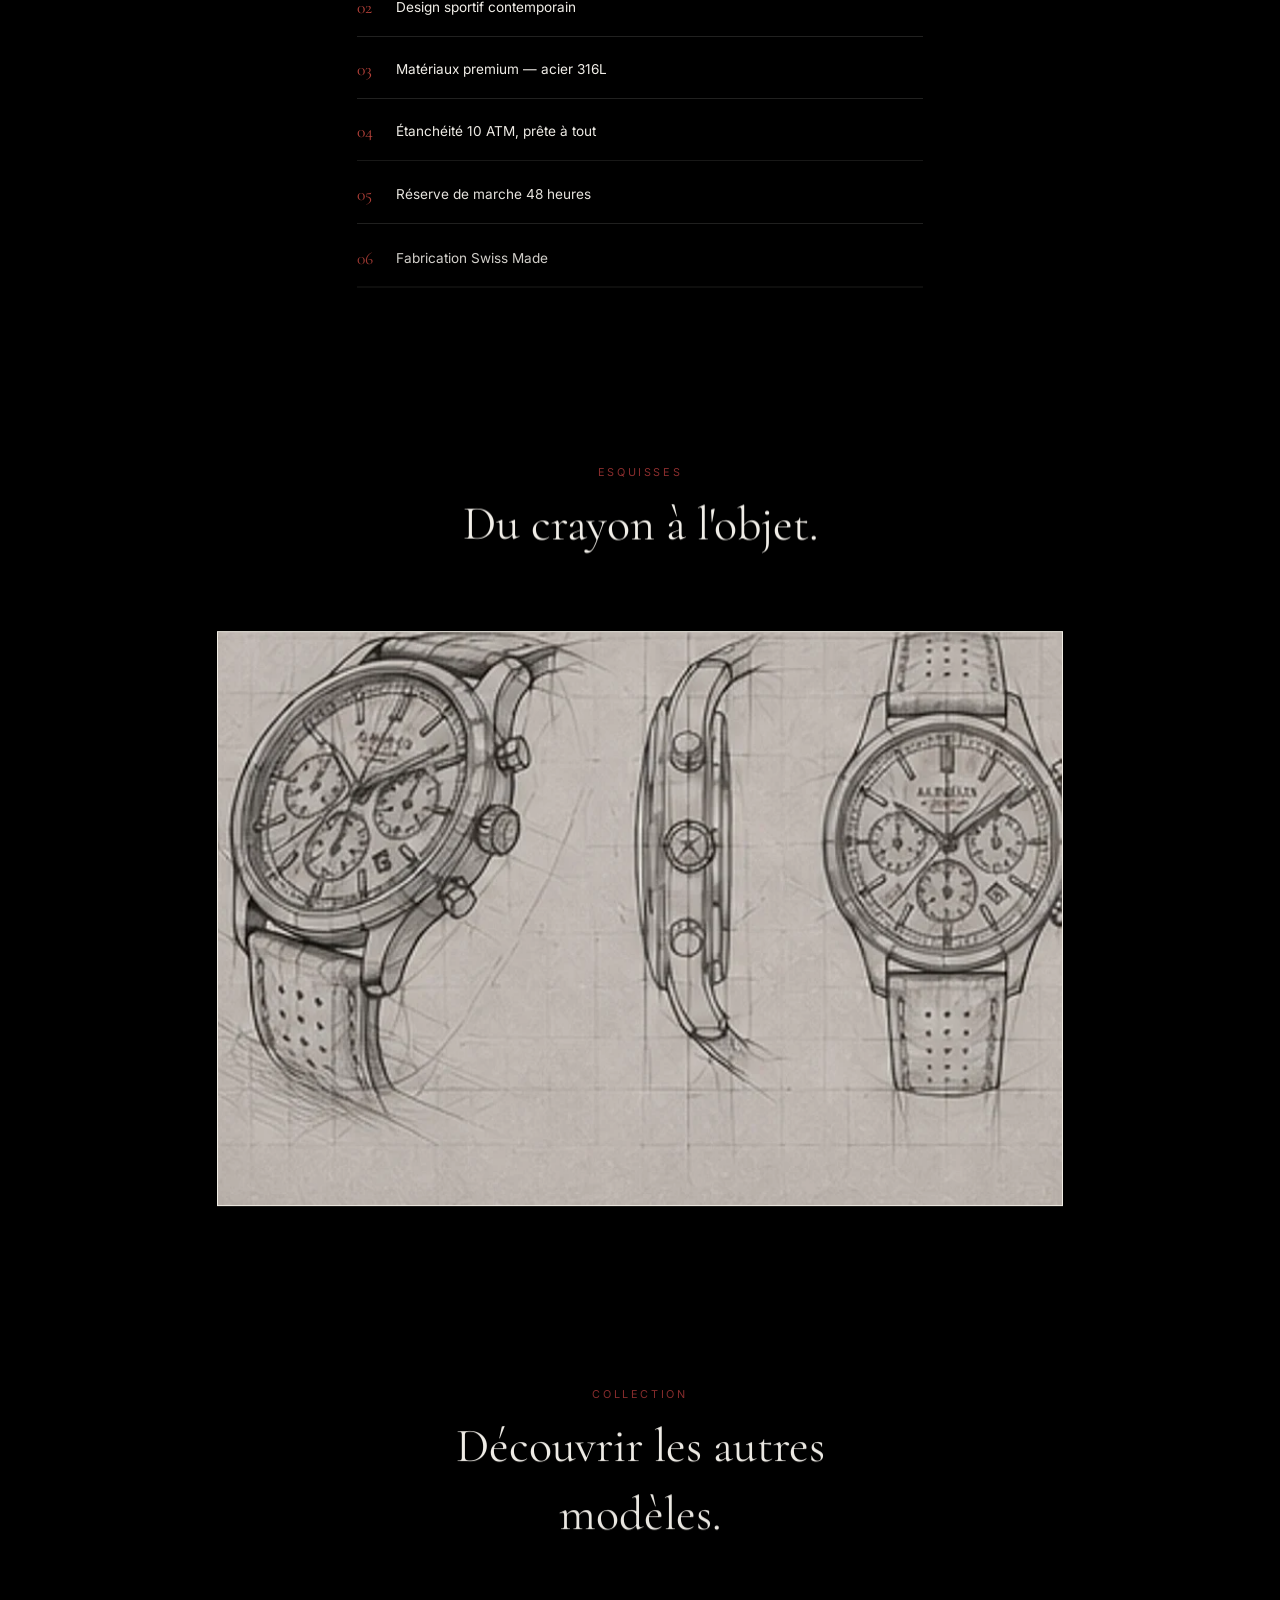
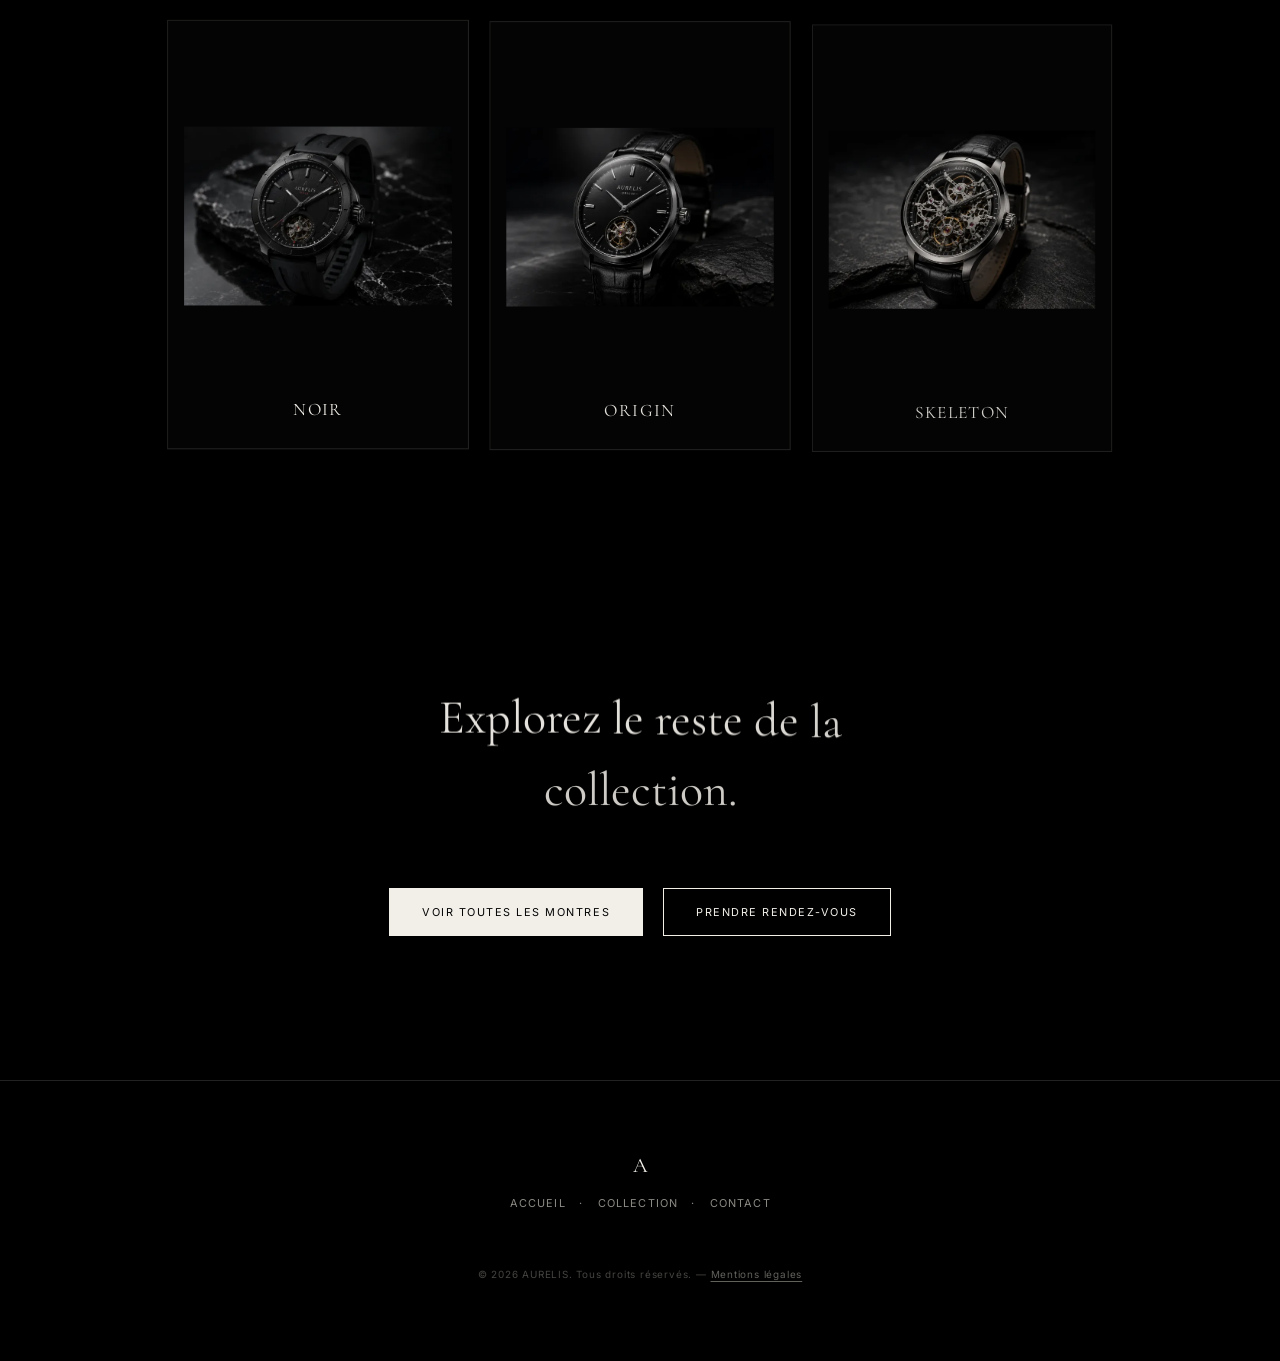
<file: chrono.html>
<!doctype html>
<html lang="fr">
<head>
<meta charset="utf-8">
<meta name="viewport" content="width=device-width,initial-scale=1">
<link rel="icon" href="assets/favicon.svg" type="image/svg+xml">
<link rel="icon" href="assets/icons/favicon-32.png" sizes="32x32" type="image/png">
<link rel="apple-touch-icon" href="assets/icons/apple-touch-icon.png">
<title>AURELIS CHRONO — La précision en action</title>
<link rel="preload" href="assets/fonts/cormorant-garamond.woff2" as="font" type="font/woff2" crossorigin>
<link rel="preload" href="assets/fonts/inter.woff2" as="font" type="font/woff2" crossorigin>
<link rel="preload" href="assets/img/chrono.webp" as="image" fetchpriority="high">
<link rel="stylesheet" href="assets/css/style.css">
</head>
<body>

<div class="page-fade" id="pageFade"></div>
<div class="grain" aria-hidden="true"></div>

<nav class="site-nav" id="siteNav">
  <a href="index.html" class="nav-mark magnetic">A</a>
  <div class="nav-links">
    <a href="index.html" class="magnetic">Accueil</a>
    <a href="index.html#collection" class="magnetic">Collection</a>
    <a href="index.html#savoir-faire" class="magnetic nav-optional">Savoir-faire</a>
    <a href="contact.html" class="magnetic">Contact</a>
  </div>
</nav>

<header class="detail-hero" style="--accent:#b5423a">
  <p class="detail-eyebrow" data-reveal>AURELIS / CHRONO</p>
  <h1 class="detail-title" data-line>LA PRÉCISION EN ACTION</h1>
  <p class="detail-desc" data-reveal>AURELIS CHRONO incarne la performance et la maîtrise du temps. Conçue pour ceux qui exigent l'excellence, cette chronographe allie technicité horlogère et design contemporain.</p>
</header>

<div class="detail-hero-media">
  <img src="assets/img/chrono.webp" alt="AURELIS CHRONO" width="1536" height="1024" fetchpriority="high" decoding="async" data-reveal>
</div>

<section class="detail-specs" style="--accent:#b5423a">
  <p class="detail-eyebrow" data-reveal>FICHE TECHNIQUE</p>
  <h2 class="detail-h2" data-line>Chaque millimètre compte.</h2>
  <dl class="spec-table">
    <div class="spec-row"><dt>Diamètre</dt><dd>42 mm</dd></div>
    <div class="spec-row"><dt>Épaisseur</dt><dd>12,8 mm</dd></div>
    <div class="spec-row"><dt>Boîtier</dt><dd>Acier 316L</dd></div>
    <div class="spec-row"><dt>Lunette</dt><dd>Acier poli</dd></div>
    <div class="spec-row"><dt>Verre</dt><dd>Saphir bombé, antireflet</dd></div>
    <div class="spec-row"><dt>Mouvement</dt><dd>Automatique chronographe</dd></div>
    <div class="spec-row"><dt>Réserve de marche</dt><dd>48 heures</dd></div>
    <div class="spec-row"><dt>Étanchéité</dt><dd>10 ATM</dd></div>
    <div class="spec-row"><dt>Cadran</dt><dd>Noir mat</dd></div>
    <div class="spec-row"><dt>Bracelet</dt><dd>Cuir perforé noir</dd></div>
    <div class="spec-row"><dt>Fermoir</dt><dd>Boucle déployante acier</dd></div>
    <div class="spec-row"><dt>Fabrication</dt><dd>Swiss Made</dd></div>
  </dl>
</section>

<section class="detail-closeups" style="--accent:#b5423a">
  <p class="detail-eyebrow" data-reveal>GROS PLAN</p>
  <h2 class="detail-h2" data-line>Le détail qui fait la différence.</h2>
  <div class="detail-views">
    <div class="view-card"><img src="assets/img/savoirfaire/chrono-cadran.webp" alt="AURELIS CHRONO, cadran" width="532" height="353" loading="lazy" decoding="async"><span class="view-label">Cadran</span></div>
    <div class="view-card"><img src="assets/img/savoirfaire/chrono-couronne.webp" alt="AURELIS CHRONO, couronne" width="532" height="353" loading="lazy" decoding="async"><span class="view-label">Couronne</span></div>
    <div class="view-card"><img src="assets/img/savoirfaire/chrono-bracelet.webp" alt="AURELIS CHRONO, bracelet" width="532" height="353" loading="lazy" decoding="async"><span class="view-label">Bracelet</span></div>
  </div>
</section>

<section class="detail-positioning" style="--accent:#b5423a">
  <p class="detail-eyebrow" data-reveal>POURQUOI CE MODÈLE</p>
  <h2 class="detail-h2" data-line>Conçue pour l'exigence.</h2>
  <ul class="positioning-list">
    <li class="positioning-item"><span class="pos-num">01</span><span>Chronographe haute précision</span></li>
    <li class="positioning-item"><span class="pos-num">02</span><span>Design sportif contemporain</span></li>
    <li class="positioning-item"><span class="pos-num">03</span><span>Matériaux premium — acier 316L</span></li>
    <li class="positioning-item"><span class="pos-num">04</span><span>Étanchéité 10 ATM, prête à tout</span></li>
    <li class="positioning-item"><span class="pos-num">05</span><span>Réserve de marche 48 heures</span></li>
    <li class="positioning-item"><span class="pos-num">06</span><span>Fabrication Swiss Made</span></li>
  </ul>
</section>

<section class="detail-sketch">
  <p class="detail-eyebrow" data-reveal>ESQUISSES</p>
  <h2 class="detail-h2" data-line>Du crayon à l'objet.</h2>
  <div class="sketch-frame" data-reveal>
    <img src="assets/img/detail/chrono-esquisses.webp" alt="Esquisses AURELIS CHRONO" width="858" height="583" loading="lazy" decoding="async">
  </div>
</section>

<section class="detail-siblings">
  <p class="detail-eyebrow" data-reveal>COLLECTION</p>
  <h2 class="detail-h2" data-line>Découvrir les autres modèles.</h2>
  <div class="siblings-grid">
    <a href="noir.html" class="sibling-card">
      <img src="assets/img/thumb/noir.webp" alt="AURELIS NOIR" width="700" height="467" loading="lazy" decoding="async">
      <span class="sibling-name">NOIR</span>
    </a>
    <a href="origin.html" class="sibling-card">
      <img src="assets/img/thumb/origin.webp" alt="AURELIS ORIGIN" width="700" height="467" loading="lazy" decoding="async">
      <span class="sibling-name">ORIGIN</span>
    </a>
    <a href="skeleton.html" class="sibling-card">
      <img src="assets/img/thumb/skeleton.webp" alt="AURELIS SKELETON" width="700" height="467" loading="lazy" decoding="async">
      <span class="sibling-name">SKELETON</span>
    </a>
  </div>
</section>

<section class="detail-cta">
  <h2 class="detail-h2" data-line>Explorez le reste de la collection.</h2>
  <div class="cta-links">
    <a href="index.html#collection" class="btn magnetic">Voir toutes les montres</a>
    <a href="contact.html" class="btn btn--outline magnetic">Prendre rendez-vous</a>
  </div>
</section>

<footer class="mini-footer">
  <a href="index.html" class="nav-mark magnetic">A</a>
  <div class="footer-links">
    <a href="index.html" class="magnetic">Accueil</a>
    <span>·</span>
    <a href="index.html#collection" class="magnetic">Collection</a>
    <span>·</span>
    <a href="contact.html" class="magnetic">Contact</a>
  </div>
  <p class="footer-legal">© 2026 AURELIS. Tous droits réservés. — <a href="mentions-legales.html">Mentions légales</a></p>
</footer>

<script src="assets/js/vendor/gsap.min.js"></script>
<script src="assets/js/vendor/ScrollTrigger.min.js"></script>
<script src="assets/js/vendor/lenis.min.js"></script>
<script src="assets/js/site.js"></script>
<script src="assets/js/transitions.js"></script>
</body>
</html>
</file>
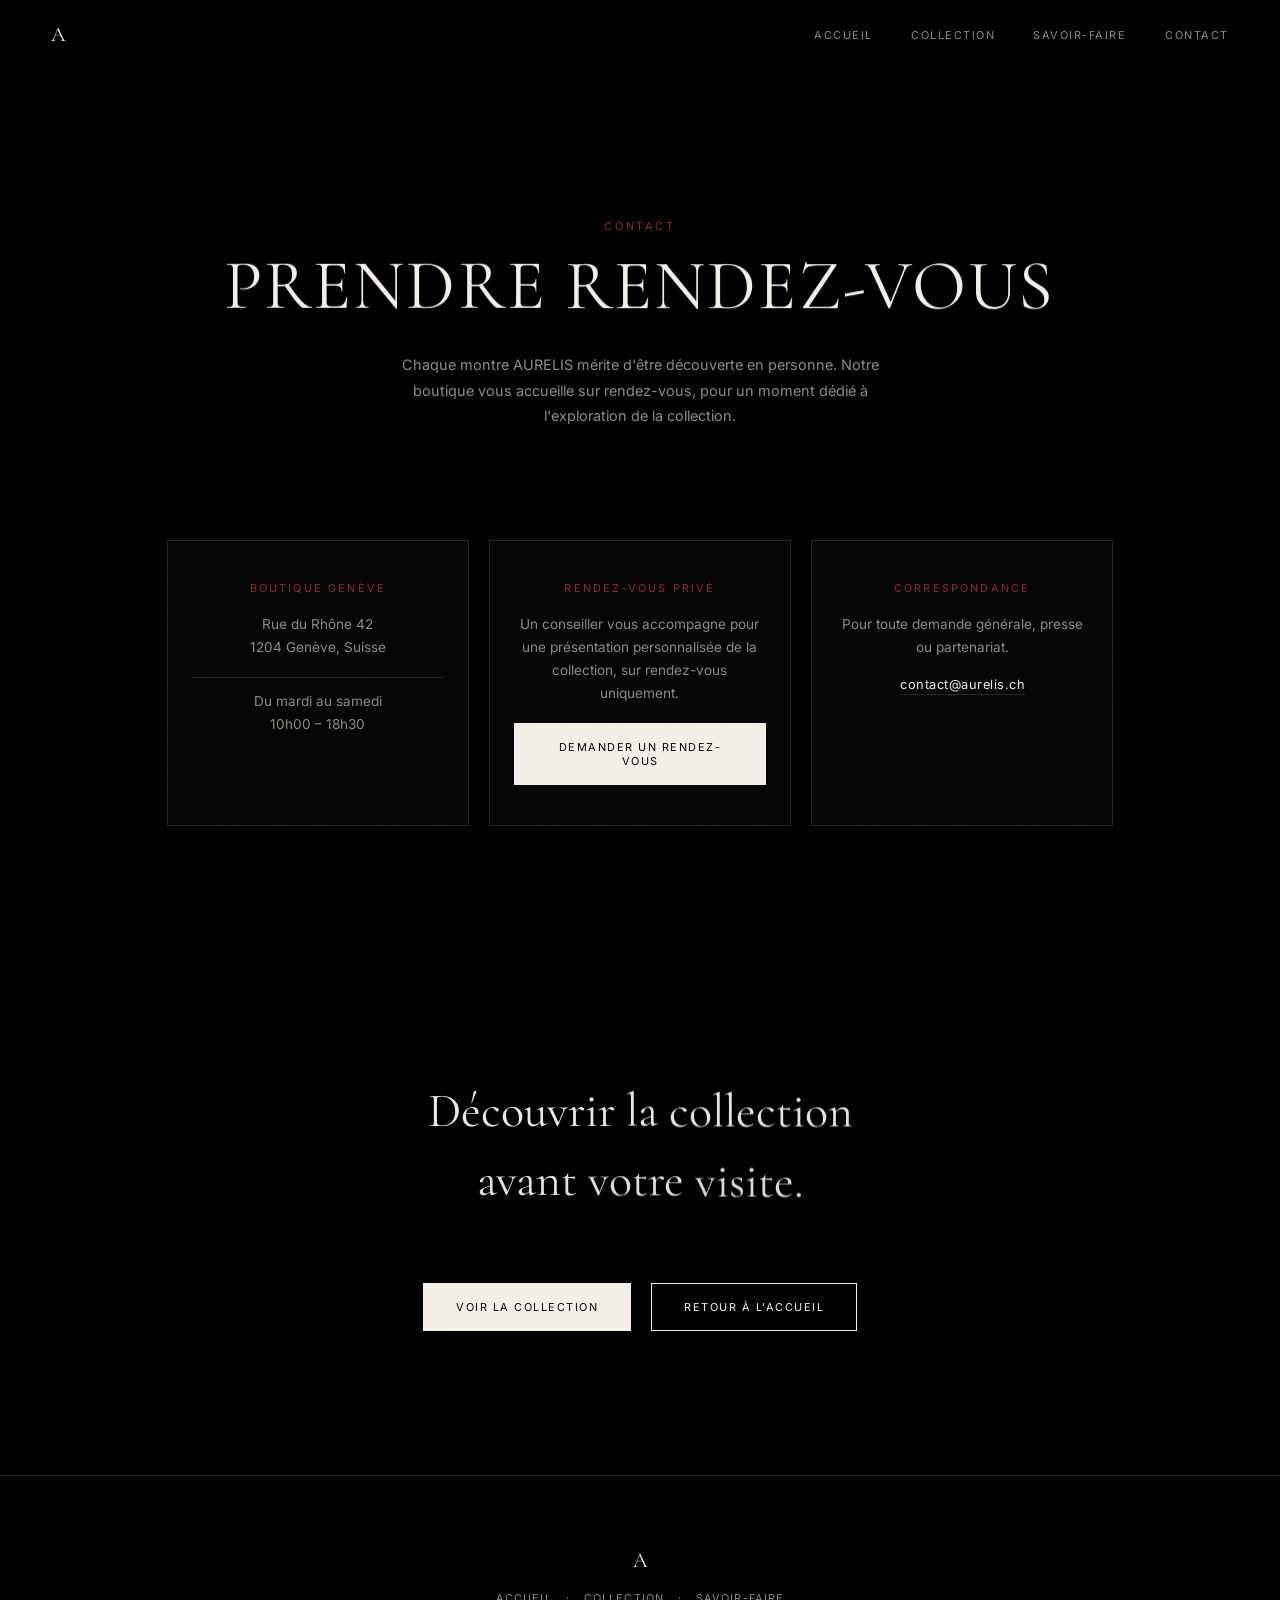
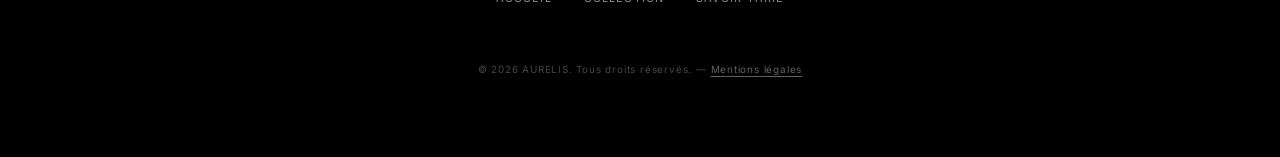
<file: contact.html>
<!doctype html>
<html lang="fr">
<head>
<meta charset="utf-8">
<meta name="viewport" content="width=device-width,initial-scale=1">
<link rel="icon" href="assets/favicon.svg" type="image/svg+xml">
<link rel="icon" href="assets/icons/favicon-32.png" sizes="32x32" type="image/png">
<link rel="apple-touch-icon" href="assets/icons/apple-touch-icon.png">
<title>AURELIS — Prendre rendez-vous</title>
<link rel="preload" href="assets/fonts/cormorant-garamond.woff2" as="font" type="font/woff2" crossorigin>
<link rel="preload" href="assets/fonts/inter.woff2" as="font" type="font/woff2" crossorigin>
<link rel="stylesheet" href="assets/css/style.css">
</head>
<body>

<div class="page-fade" id="pageFade"></div>
<div class="grain" aria-hidden="true"></div>

<nav class="site-nav" id="siteNav">
  <a href="index.html" class="nav-mark magnetic">A</a>
  <div class="nav-links">
    <a href="index.html" class="magnetic">Accueil</a>
    <a href="index.html#collection" class="magnetic">Collection</a>
    <a href="index.html#savoir-faire" class="magnetic nav-optional">Savoir-faire</a>
    <a href="contact.html" class="magnetic">Contact</a>
  </div>
</nav>

<header class="detail-hero">
  <p class="detail-eyebrow" data-reveal>CONTACT</p>
  <h1 class="detail-title" data-line>PRENDRE RENDEZ-VOUS</h1>
  <p class="detail-desc" data-reveal>Chaque montre AURELIS mérite d'être découverte en personne. Notre boutique vous accueille sur rendez-vous, pour un moment dédié à l'exploration de la collection.</p>
</header>

<section class="contact-grid">
  <div class="contact-card" data-reveal>
    <p class="contact-label">BOUTIQUE GENÈVE</p>
    <p class="contact-text">Rue du Rhône 42<br>1204 Genève, Suisse</p>
    <p class="contact-text contact-hours">Du mardi au samedi<br>10h00 – 18h30</p>
  </div>
  <div class="contact-card" data-reveal>
    <p class="contact-label">RENDEZ-VOUS PRIVÉ</p>
    <p class="contact-text">Un conseiller vous accompagne pour une présentation personnalisée de la collection, sur rendez-vous uniquement.</p>
    <a href="mailto:boutique@aurelis.ch" class="btn magnetic">Demander un rendez-vous</a>
  </div>
  <div class="contact-card" data-reveal>
    <p class="contact-label">CORRESPONDANCE</p>
    <p class="contact-text">Pour toute demande générale, presse ou partenariat.</p>
    <a href="mailto:contact@aurelis.ch" class="contact-email magnetic">contact@aurelis.ch</a>
  </div>
</section>

<section class="detail-cta">
  <h2 class="detail-h2" data-line>Découvrir la collection avant votre visite.</h2>
  <div class="cta-links">
    <a href="index.html#collection" class="btn magnetic">Voir la collection</a>
    <a href="index.html" class="btn btn--outline magnetic">Retour à l'accueil</a>
  </div>
</section>

<footer class="mini-footer">
  <a href="index.html" class="nav-mark magnetic">A</a>
  <div class="footer-links">
    <a href="index.html" class="magnetic">Accueil</a>
    <span>·</span>
    <a href="index.html#collection" class="magnetic">Collection</a>
    <span>·</span>
    <a href="index.html#savoir-faire" class="magnetic">Savoir-faire</a>
  </div>
  <p class="footer-legal">© 2026 AURELIS. Tous droits réservés. — <a href="mentions-legales.html">Mentions légales</a></p>
</footer>

<script src="assets/js/vendor/gsap.min.js"></script>
<script src="assets/js/vendor/ScrollTrigger.min.js"></script>
<script src="assets/js/vendor/lenis.min.js"></script>
<script src="assets/js/site.js"></script>
<script src="assets/js/transitions.js"></script>
</body>
</html>
</file>
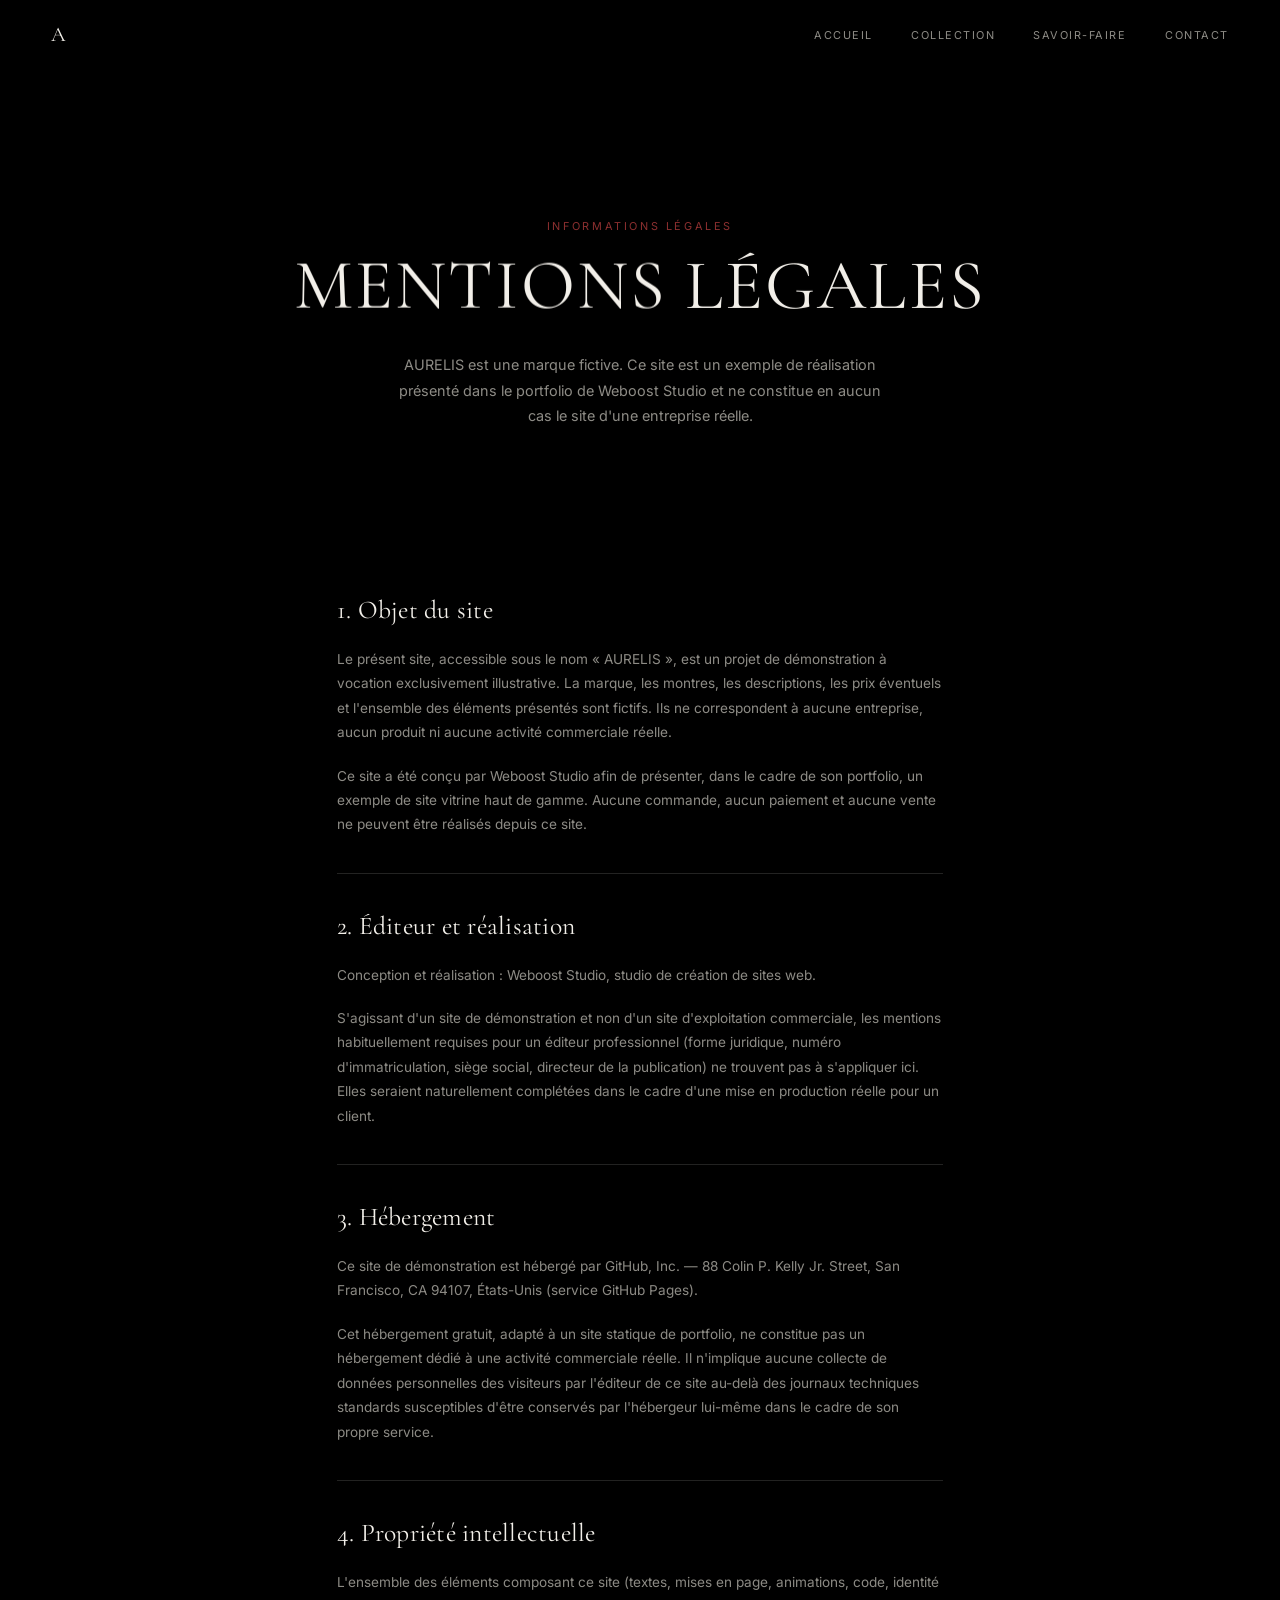
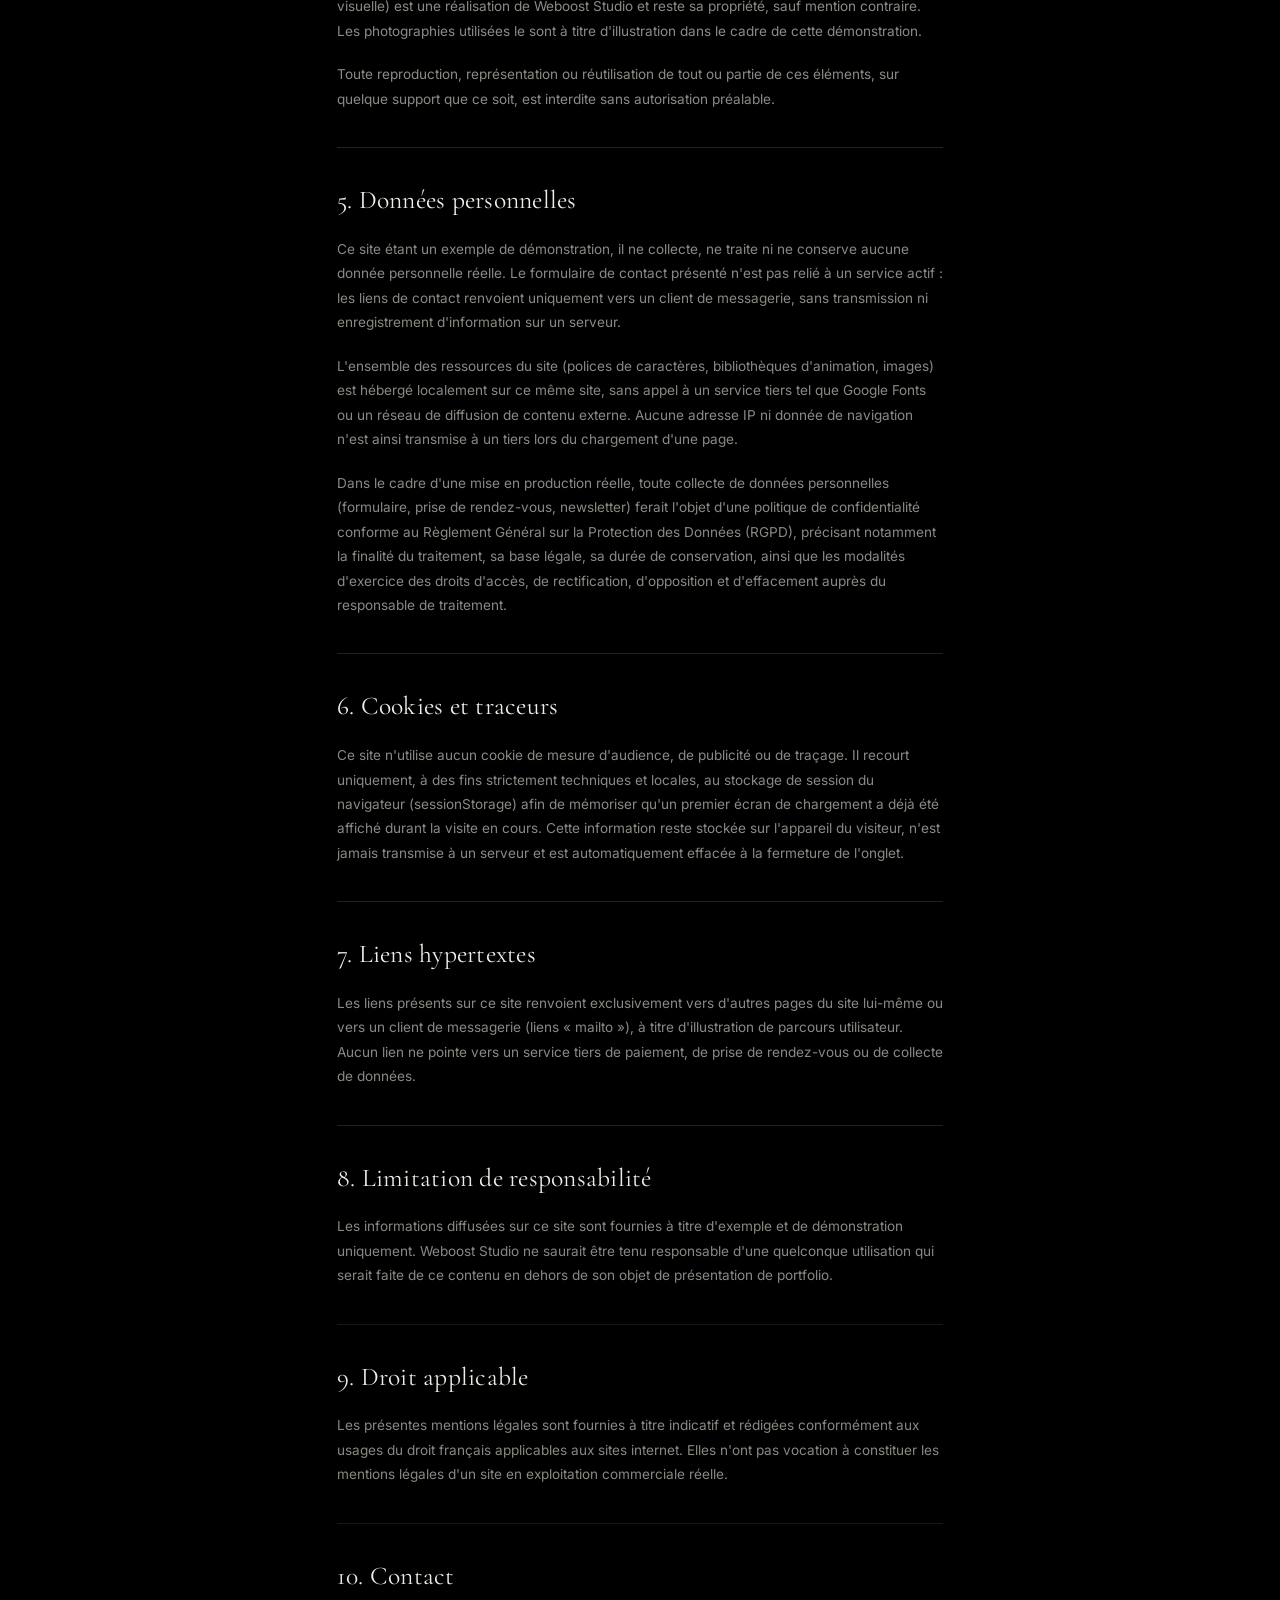
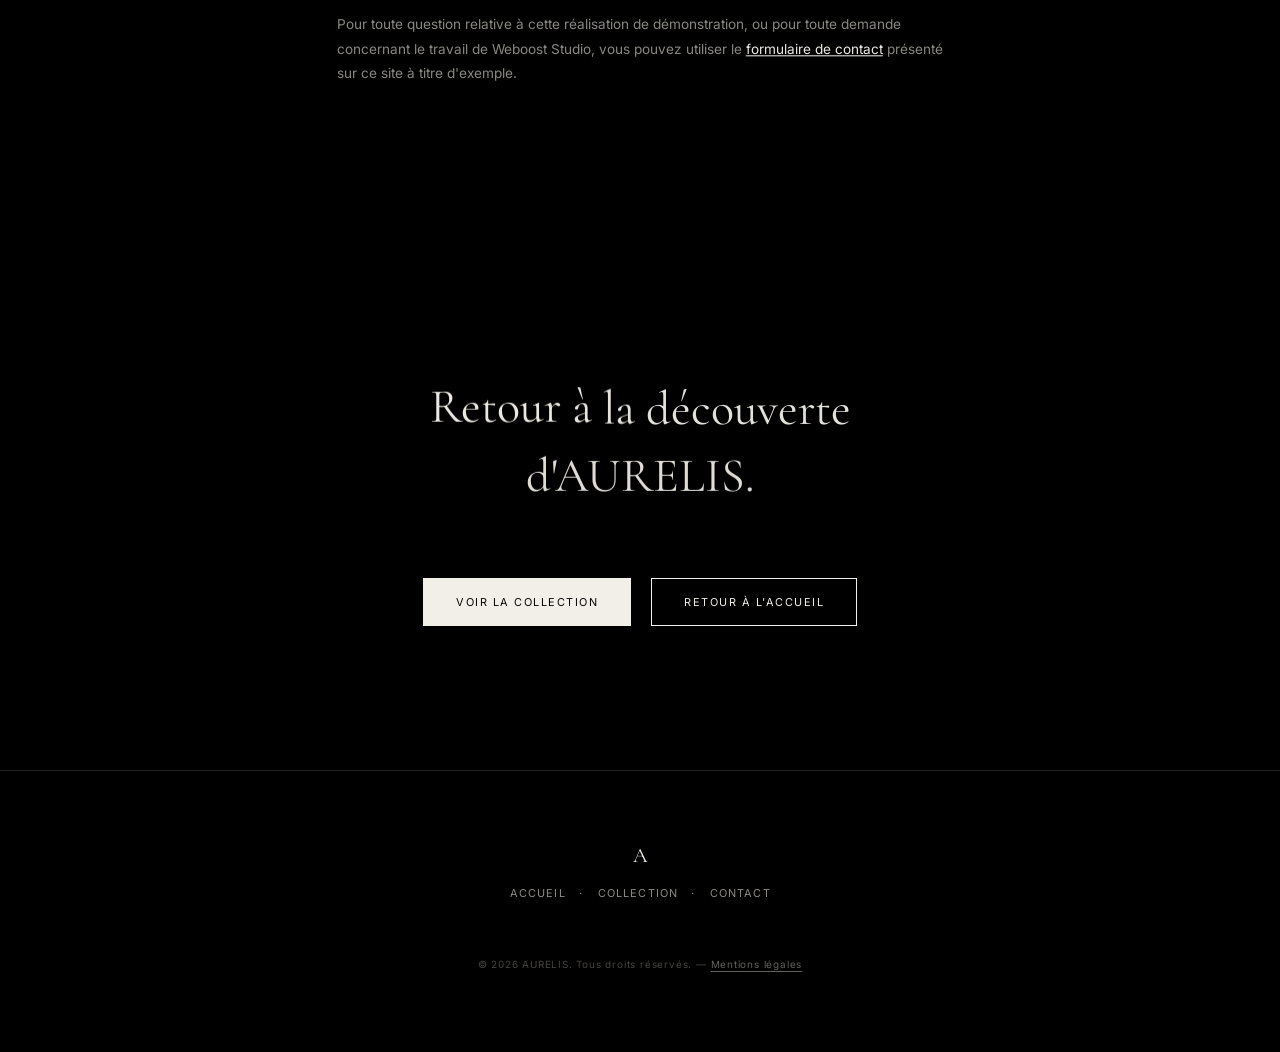
<file: mentions-legales.html>
<!doctype html>
<html lang="fr">
<head>
<meta charset="utf-8">
<meta name="viewport" content="width=device-width,initial-scale=1">
<link rel="icon" href="assets/favicon.svg" type="image/svg+xml">
<link rel="icon" href="assets/icons/favicon-32.png" sizes="32x32" type="image/png">
<link rel="apple-touch-icon" href="assets/icons/apple-touch-icon.png">
<title>AURELIS — Mentions légales</title>
<link rel="preload" href="assets/fonts/cormorant-garamond.woff2" as="font" type="font/woff2" crossorigin>
<link rel="preload" href="assets/fonts/inter.woff2" as="font" type="font/woff2" crossorigin>
<link rel="stylesheet" href="assets/css/style.css">
</head>
<body>

<div class="page-fade" id="pageFade"></div>
<div class="grain" aria-hidden="true"></div>

<nav class="site-nav" id="siteNav">
  <a href="index.html" class="nav-mark magnetic">A</a>
  <div class="nav-links">
    <a href="index.html" class="magnetic">Accueil</a>
    <a href="index.html#collection" class="magnetic">Collection</a>
    <a href="index.html#savoir-faire" class="magnetic nav-optional">Savoir-faire</a>
    <a href="contact.html" class="magnetic">Contact</a>
  </div>
</nav>

<header class="detail-hero">
  <p class="detail-eyebrow" data-reveal>INFORMATIONS LÉGALES</p>
  <h1 class="detail-title" data-line>MENTIONS LÉGALES</h1>
  <p class="detail-desc" data-reveal>AURELIS est une marque fictive. Ce site est un exemple de réalisation présenté dans le portfolio de Weboost Studio et ne constitue en aucun cas le site d'une entreprise réelle.</p>
</header>

<section class="legal-page">

  <div class="legal-block" data-reveal>
    <h2>1. Objet du site</h2>
    <p>Le présent site, accessible sous le nom « AURELIS », est un projet de démonstration à vocation exclusivement illustrative. La marque, les montres, les descriptions, les prix éventuels et l'ensemble des éléments présentés sont fictifs. Ils ne correspondent à aucune entreprise, aucun produit ni aucune activité commerciale réelle.</p>
    <p>Ce site a été conçu par Weboost Studio afin de présenter, dans le cadre de son portfolio, un exemple de site vitrine haut de gamme. Aucune commande, aucun paiement et aucune vente ne peuvent être réalisés depuis ce site.</p>
  </div>

  <div class="legal-block" data-reveal>
    <h2>2. Éditeur et réalisation</h2>
    <p>Conception et réalisation : Weboost Studio, studio de création de sites web.</p>
    <p>S'agissant d'un site de démonstration et non d'un site d'exploitation commerciale, les mentions habituellement requises pour un éditeur professionnel (forme juridique, numéro d'immatriculation, siège social, directeur de la publication) ne trouvent pas à s'appliquer ici. Elles seraient naturellement complétées dans le cadre d'une mise en production réelle pour un client.</p>
  </div>

  <div class="legal-block" data-reveal>
    <h2>3. Hébergement</h2>
    <p>Ce site de démonstration est hébergé par GitHub, Inc. — 88 Colin P. Kelly Jr. Street, San Francisco, CA 94107, États-Unis (service GitHub Pages).</p>
    <p>Cet hébergement gratuit, adapté à un site statique de portfolio, ne constitue pas un hébergement dédié à une activité commerciale réelle. Il n'implique aucune collecte de données personnelles des visiteurs par l'éditeur de ce site au-delà des journaux techniques standards susceptibles d'être conservés par l'hébergeur lui-même dans le cadre de son propre service.</p>
  </div>

  <div class="legal-block" data-reveal>
    <h2>4. Propriété intellectuelle</h2>
    <p>L'ensemble des éléments composant ce site (textes, mises en page, animations, code, identité visuelle) est une réalisation de Weboost Studio et reste sa propriété, sauf mention contraire. Les photographies utilisées le sont à titre d'illustration dans le cadre de cette démonstration.</p>
    <p>Toute reproduction, représentation ou réutilisation de tout ou partie de ces éléments, sur quelque support que ce soit, est interdite sans autorisation préalable.</p>
  </div>

  <div class="legal-block" data-reveal>
    <h2>5. Données personnelles</h2>
    <p>Ce site étant un exemple de démonstration, il ne collecte, ne traite ni ne conserve aucune donnée personnelle réelle. Le formulaire de contact présenté n'est pas relié à un service actif : les liens de contact renvoient uniquement vers un client de messagerie, sans transmission ni enregistrement d'information sur un serveur.</p>
    <p>L'ensemble des ressources du site (polices de caractères, bibliothèques d'animation, images) est hébergé localement sur ce même site, sans appel à un service tiers tel que Google Fonts ou un réseau de diffusion de contenu externe. Aucune adresse IP ni donnée de navigation n'est ainsi transmise à un tiers lors du chargement d'une page.</p>
    <p>Dans le cadre d'une mise en production réelle, toute collecte de données personnelles (formulaire, prise de rendez-vous, newsletter) ferait l'objet d'une politique de confidentialité conforme au Règlement Général sur la Protection des Données (RGPD), précisant notamment la finalité du traitement, sa base légale, sa durée de conservation, ainsi que les modalités d'exercice des droits d'accès, de rectification, d'opposition et d'effacement auprès du responsable de traitement.</p>
  </div>

  <div class="legal-block" data-reveal>
    <h2>6. Cookies et traceurs</h2>
    <p>Ce site n'utilise aucun cookie de mesure d'audience, de publicité ou de traçage. Il recourt uniquement, à des fins strictement techniques et locales, au stockage de session du navigateur (sessionStorage) afin de mémoriser qu'un premier écran de chargement a déjà été affiché durant la visite en cours. Cette information reste stockée sur l'appareil du visiteur, n'est jamais transmise à un serveur et est automatiquement effacée à la fermeture de l'onglet.</p>
  </div>

  <div class="legal-block" data-reveal>
    <h2>7. Liens hypertextes</h2>
    <p>Les liens présents sur ce site renvoient exclusivement vers d'autres pages du site lui-même ou vers un client de messagerie (liens « mailto »), à titre d'illustration de parcours utilisateur. Aucun lien ne pointe vers un service tiers de paiement, de prise de rendez-vous ou de collecte de données.</p>
  </div>

  <div class="legal-block" data-reveal>
    <h2>8. Limitation de responsabilité</h2>
    <p>Les informations diffusées sur ce site sont fournies à titre d'exemple et de démonstration uniquement. Weboost Studio ne saurait être tenu responsable d'une quelconque utilisation qui serait faite de ce contenu en dehors de son objet de présentation de portfolio.</p>
  </div>

  <div class="legal-block" data-reveal>
    <h2>9. Droit applicable</h2>
    <p>Les présentes mentions légales sont fournies à titre indicatif et rédigées conformément aux usages du droit français applicables aux sites internet. Elles n'ont pas vocation à constituer les mentions légales d'un site en exploitation commerciale réelle.</p>
  </div>

  <div class="legal-block" data-reveal>
    <h2>10. Contact</h2>
    <p>Pour toute question relative à cette réalisation de démonstration, ou pour toute demande concernant le travail de Weboost Studio, vous pouvez utiliser le <a href="contact.html">formulaire de contact</a> présenté sur ce site à titre d'exemple.</p>
  </div>

</section>

<section class="detail-cta">
  <h2 class="detail-h2" data-line>Retour à la découverte d'AURELIS.</h2>
  <div class="cta-links">
    <a href="index.html#collection" class="btn magnetic">Voir la collection</a>
    <a href="index.html" class="btn btn--outline magnetic">Retour à l'accueil</a>
  </div>
</section>

<footer class="mini-footer">
  <a href="index.html" class="nav-mark magnetic">A</a>
  <div class="footer-links">
    <a href="index.html" class="magnetic">Accueil</a>
    <span>·</span>
    <a href="index.html#collection" class="magnetic">Collection</a>
    <span>·</span>
    <a href="contact.html" class="magnetic">Contact</a>
  </div>
  <p class="footer-legal">© 2026 AURELIS. Tous droits réservés. — <a href="mentions-legales.html">Mentions légales</a></p>
</footer>

<script src="assets/js/vendor/gsap.min.js"></script>
<script src="assets/js/vendor/ScrollTrigger.min.js"></script>
<script src="assets/js/vendor/lenis.min.js"></script>
<script src="assets/js/site.js"></script>
<script src="assets/js/transitions.js"></script>
</body>
</html>
</file>
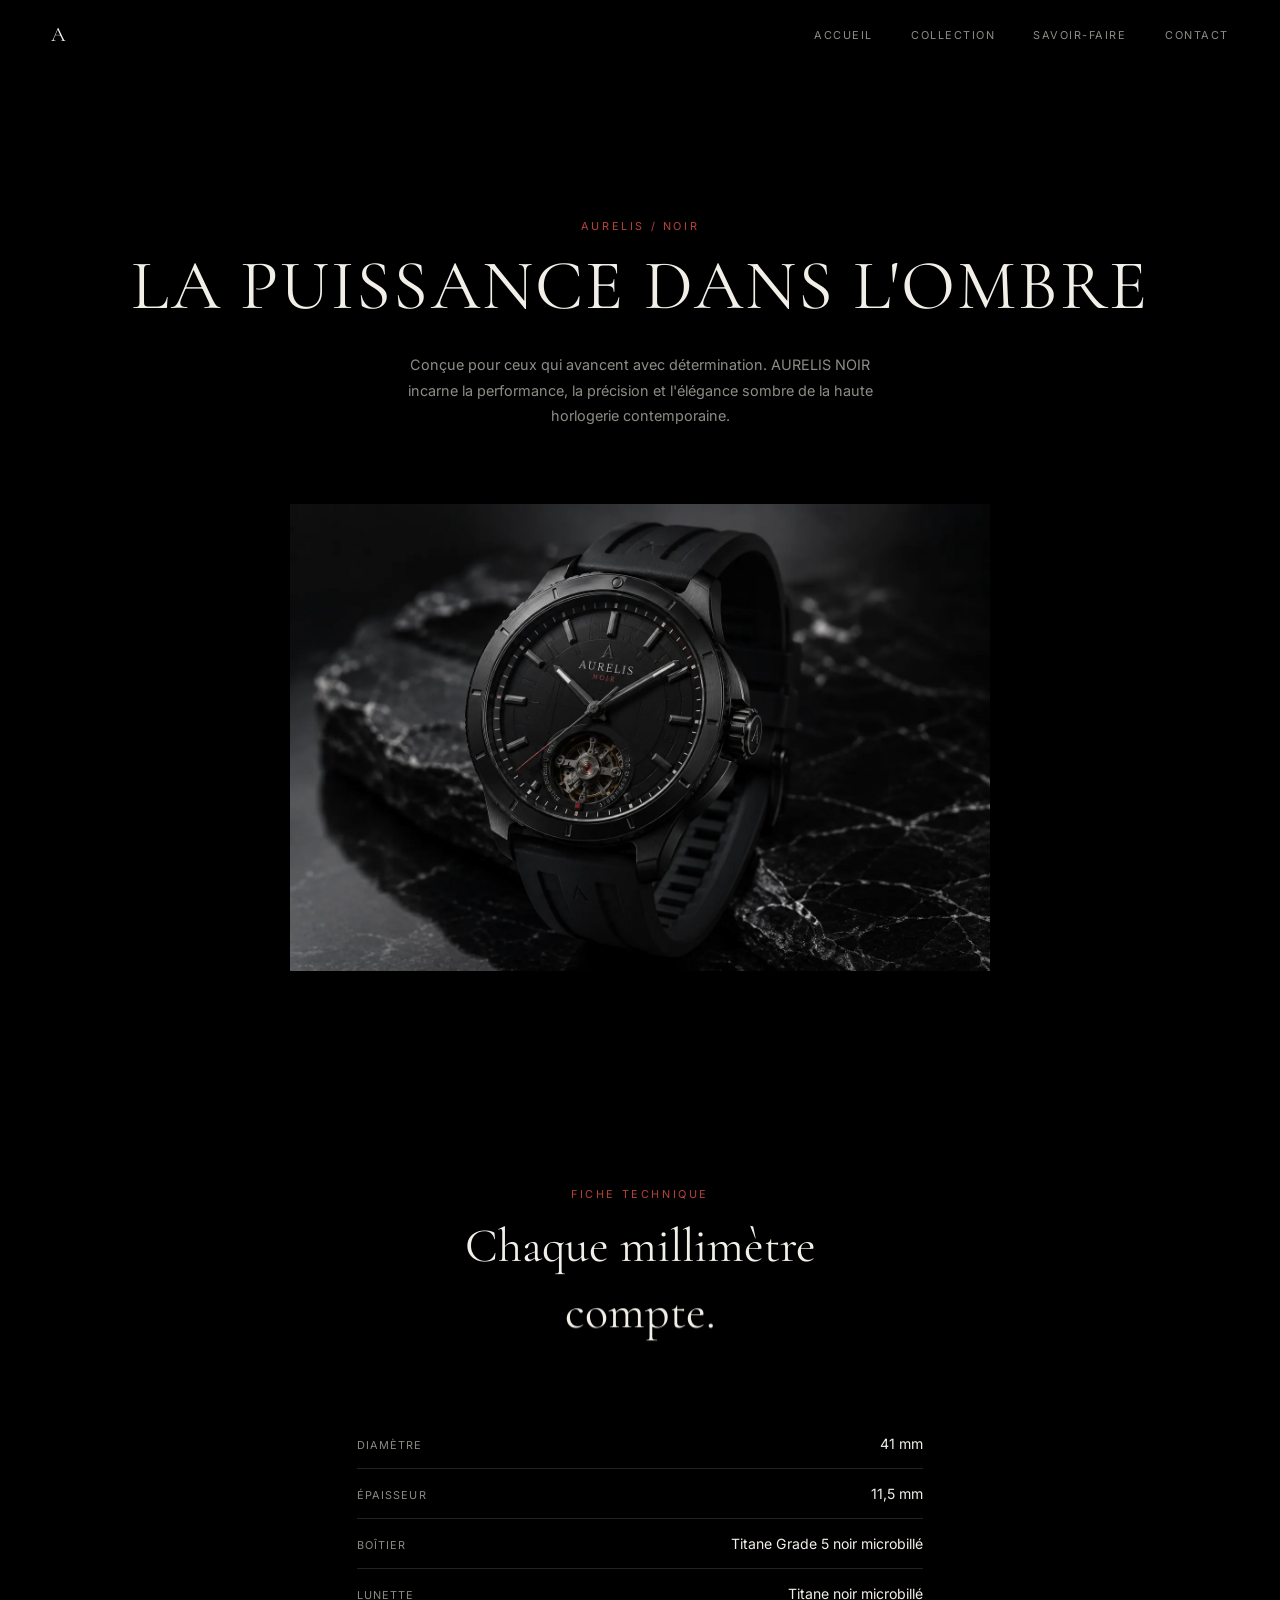
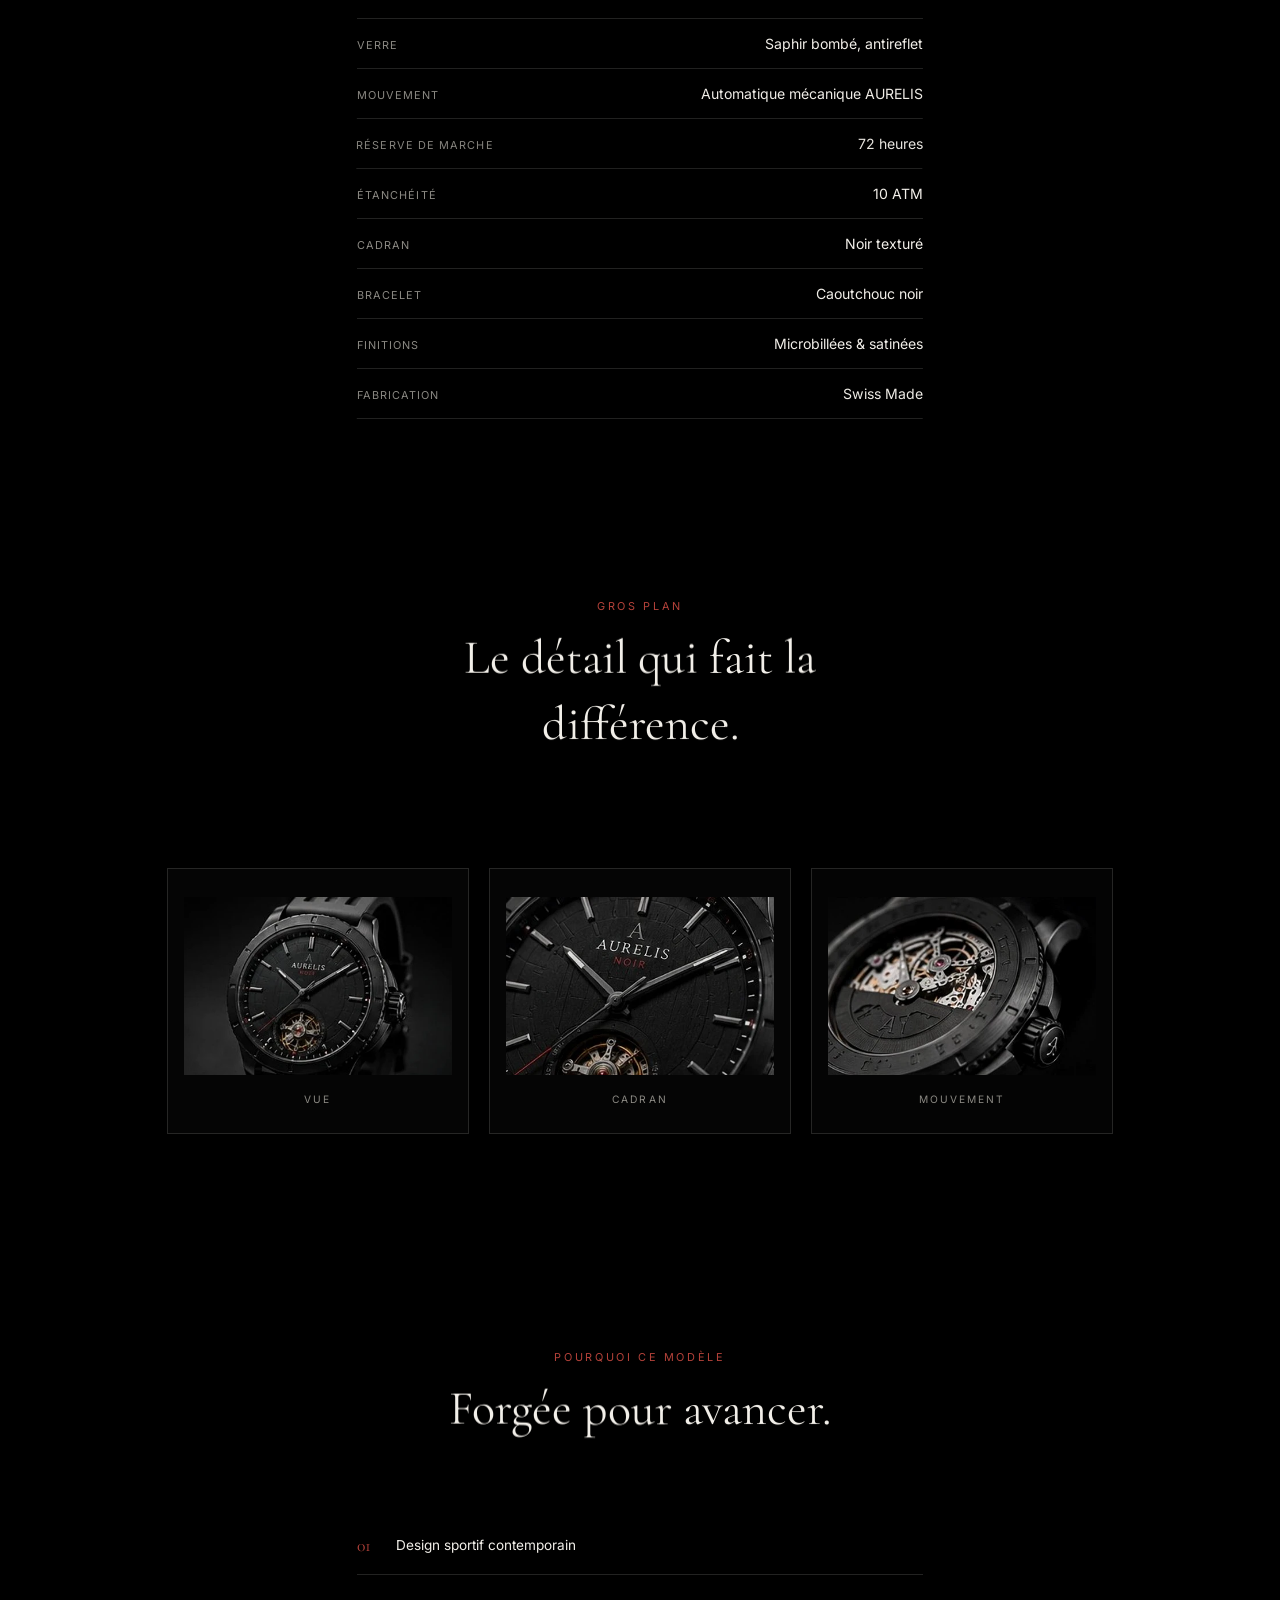
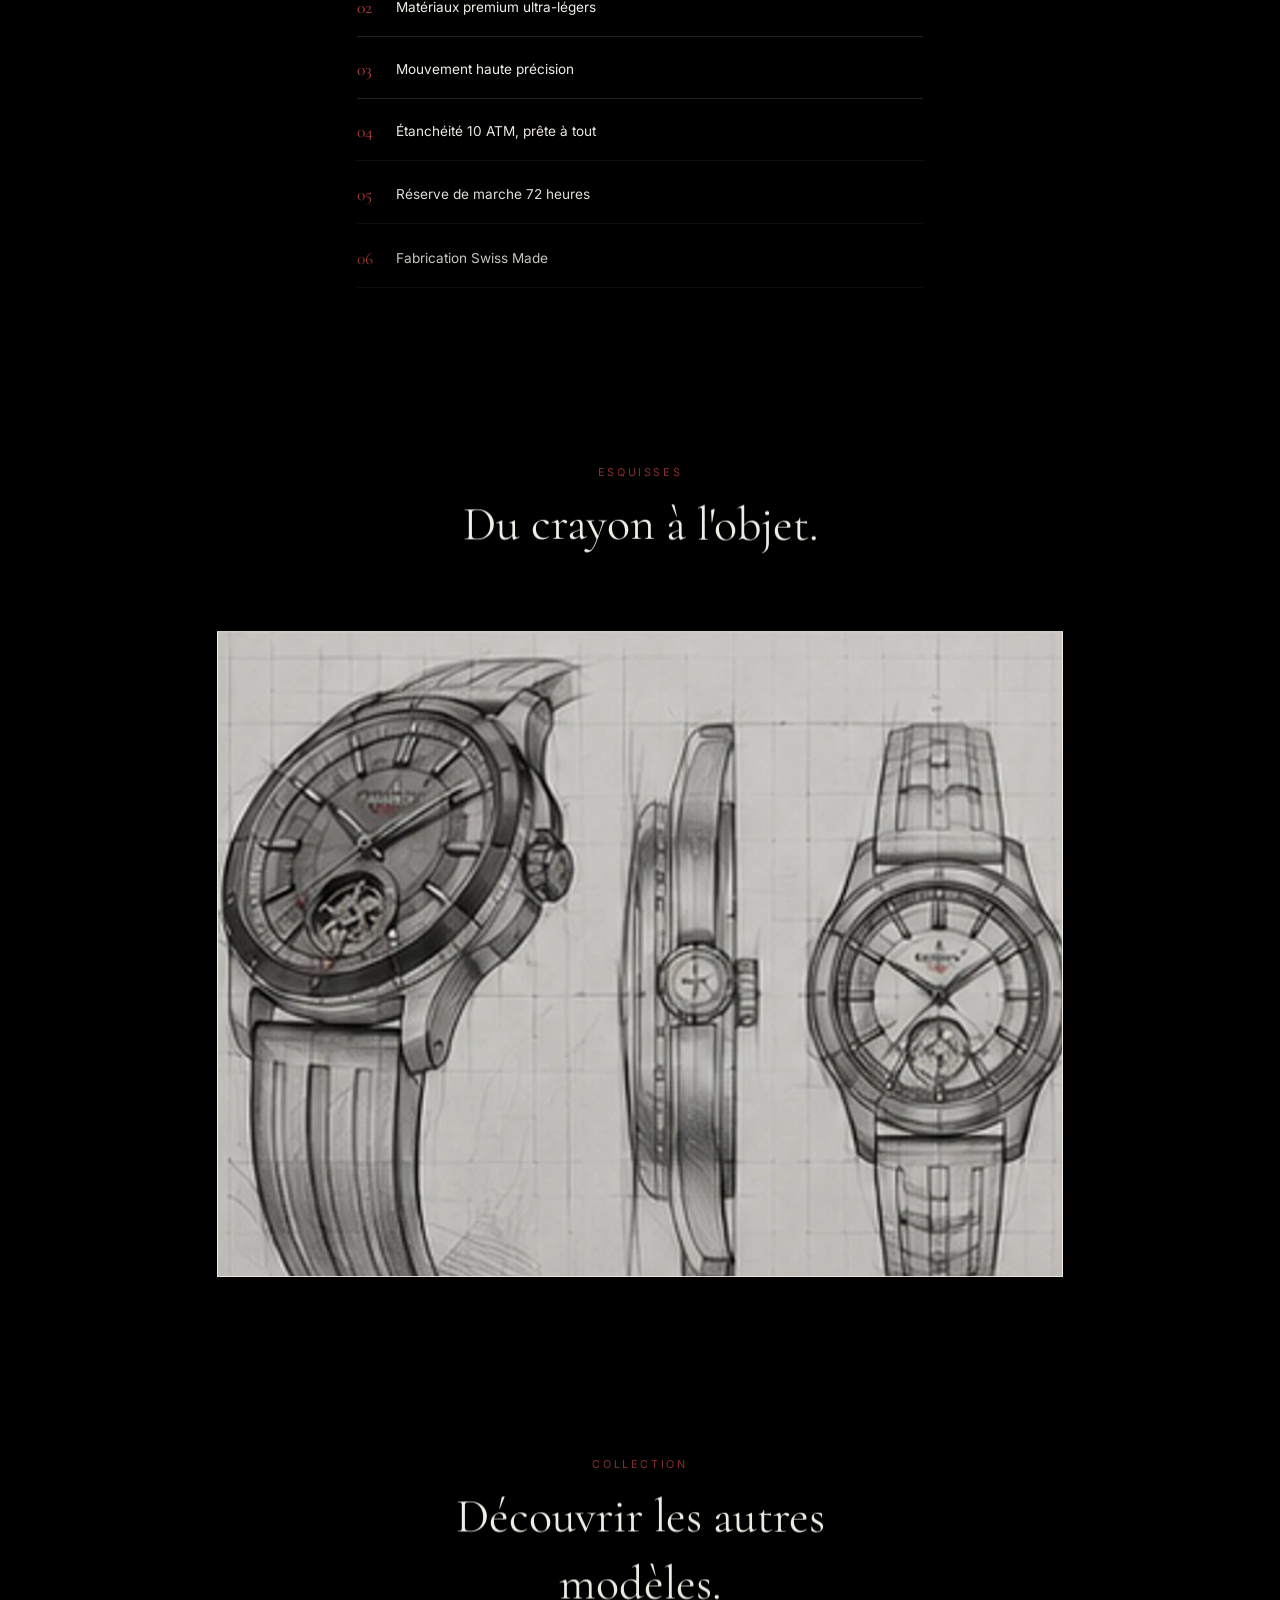
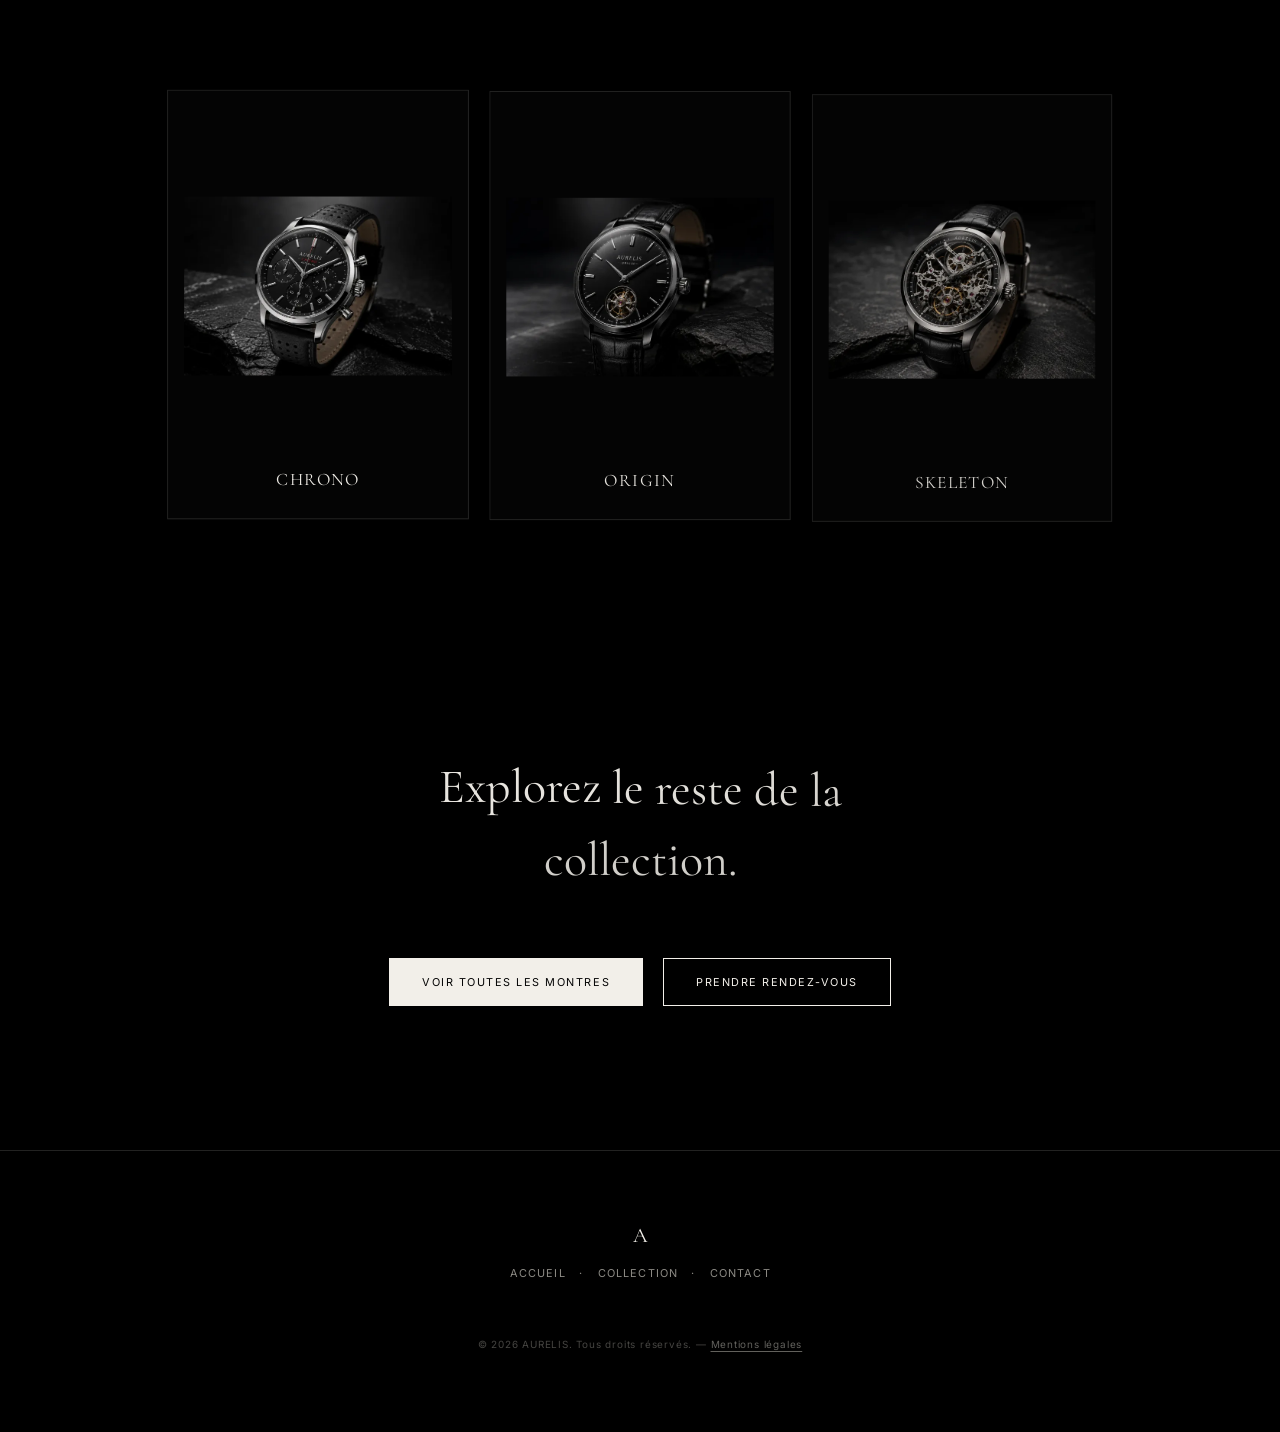
<file: noir.html>
<!doctype html>
<html lang="fr">
<head>
<meta charset="utf-8">
<meta name="viewport" content="width=device-width,initial-scale=1">
<link rel="icon" href="assets/favicon.svg" type="image/svg+xml">
<link rel="icon" href="assets/icons/favicon-32.png" sizes="32x32" type="image/png">
<link rel="apple-touch-icon" href="assets/icons/apple-touch-icon.png">
<title>AURELIS NOIR — La puissance dans l'ombre</title>
<link rel="preload" href="assets/fonts/cormorant-garamond.woff2" as="font" type="font/woff2" crossorigin>
<link rel="preload" href="assets/fonts/inter.woff2" as="font" type="font/woff2" crossorigin>
<link rel="preload" href="assets/img/noir.webp" as="image" fetchpriority="high">
<link rel="stylesheet" href="assets/css/style.css">
</head>
<body>

<div class="page-fade" id="pageFade"></div>
<div class="grain" aria-hidden="true"></div>

<nav class="site-nav" id="siteNav">
  <a href="index.html" class="nav-mark magnetic">A</a>
  <div class="nav-links">
    <a href="index.html" class="magnetic">Accueil</a>
    <a href="index.html#collection" class="magnetic">Collection</a>
    <a href="index.html#savoir-faire" class="magnetic nav-optional">Savoir-faire</a>
    <a href="contact.html" class="magnetic">Contact</a>
  </div>
</nav>

<header class="detail-hero" style="--accent:#b5423a">
  <p class="detail-eyebrow" data-reveal>AURELIS / NOIR</p>
  <h1 class="detail-title" data-line>LA PUISSANCE DANS L'OMBRE</h1>
  <p class="detail-desc" data-reveal>Conçue pour ceux qui avancent avec détermination. AURELIS NOIR incarne la performance, la précision et l'élégance sombre de la haute horlogerie contemporaine.</p>
</header>

<div class="detail-hero-media">
  <img src="assets/img/noir.webp" alt="AURELIS NOIR" width="1536" height="1024" fetchpriority="high" decoding="async" data-reveal>
</div>

<section class="detail-specs" style="--accent:#b5423a">
  <p class="detail-eyebrow" data-reveal>FICHE TECHNIQUE</p>
  <h2 class="detail-h2" data-line>Chaque millimètre compte.</h2>
  <dl class="spec-table">
    <div class="spec-row"><dt>Diamètre</dt><dd>41 mm</dd></div>
    <div class="spec-row"><dt>Épaisseur</dt><dd>11,5 mm</dd></div>
    <div class="spec-row"><dt>Boîtier</dt><dd>Titane Grade 5 noir microbillé</dd></div>
    <div class="spec-row"><dt>Lunette</dt><dd>Titane noir microbillé</dd></div>
    <div class="spec-row"><dt>Verre</dt><dd>Saphir bombé, antireflet</dd></div>
    <div class="spec-row"><dt>Mouvement</dt><dd>Automatique mécanique AURELIS</dd></div>
    <div class="spec-row"><dt>Réserve de marche</dt><dd>72 heures</dd></div>
    <div class="spec-row"><dt>Étanchéité</dt><dd>10 ATM</dd></div>
    <div class="spec-row"><dt>Cadran</dt><dd>Noir texturé</dd></div>
    <div class="spec-row"><dt>Bracelet</dt><dd>Caoutchouc noir</dd></div>
    <div class="spec-row"><dt>Finitions</dt><dd>Microbillées &amp; satinées</dd></div>
    <div class="spec-row"><dt>Fabrication</dt><dd>Swiss Made</dd></div>
  </dl>
</section>

<section class="detail-closeups" style="--accent:#b5423a">
  <p class="detail-eyebrow" data-reveal>GROS PLAN</p>
  <h2 class="detail-h2" data-line>Le détail qui fait la différence.</h2>
  <div class="detail-views">
    <div class="view-card"><img src="assets/img/savoirfaire/noir-vue.webp" alt="AURELIS NOIR, vue rapprochée" width="532" height="308" loading="lazy" decoding="async"><span class="view-label">Vue</span></div>
    <div class="view-card"><img src="assets/img/savoirfaire/noir-cadran.webp" alt="AURELIS NOIR, cadran" width="532" height="311" loading="lazy" decoding="async"><span class="view-label">Cadran</span></div>
    <div class="view-card"><img src="assets/img/savoirfaire/noir-mouvement.webp" alt="AURELIS NOIR, mouvement" width="532" height="311" loading="lazy" decoding="async"><span class="view-label">Mouvement</span></div>
  </div>
</section>

<section class="detail-positioning" style="--accent:#b5423a">
  <p class="detail-eyebrow" data-reveal>POURQUOI CE MODÈLE</p>
  <h2 class="detail-h2" data-line>Forgée pour avancer.</h2>
  <ul class="positioning-list">
    <li class="positioning-item"><span class="pos-num">01</span><span>Design sportif contemporain</span></li>
    <li class="positioning-item"><span class="pos-num">02</span><span>Matériaux premium ultra-légers</span></li>
    <li class="positioning-item"><span class="pos-num">03</span><span>Mouvement haute précision</span></li>
    <li class="positioning-item"><span class="pos-num">04</span><span>Étanchéité 10 ATM, prête à tout</span></li>
    <li class="positioning-item"><span class="pos-num">05</span><span>Réserve de marche 72 heures</span></li>
    <li class="positioning-item"><span class="pos-num">06</span><span>Fabrication Swiss Made</span></li>
  </ul>
</section>

<section class="detail-sketch">
  <p class="detail-eyebrow" data-reveal>ESQUISSES</p>
  <h2 class="detail-h2" data-line>Du crayon à l'objet.</h2>
  <div class="sketch-frame" data-reveal>
    <img src="assets/img/detail/noir-esquisses.webp" alt="Esquisses AURELIS NOIR" width="759" height="579" loading="lazy" decoding="async">
  </div>
</section>

<section class="detail-siblings">
  <p class="detail-eyebrow" data-reveal>COLLECTION</p>
  <h2 class="detail-h2" data-line>Découvrir les autres modèles.</h2>
  <div class="siblings-grid">
    <a href="chrono.html" class="sibling-card">
      <img src="assets/img/thumb/chrono.webp" alt="AURELIS CHRONO" width="700" height="467" loading="lazy" decoding="async">
      <span class="sibling-name">CHRONO</span>
    </a>
    <a href="origin.html" class="sibling-card">
      <img src="assets/img/thumb/origin.webp" alt="AURELIS ORIGIN" width="700" height="467" loading="lazy" decoding="async">
      <span class="sibling-name">ORIGIN</span>
    </a>
    <a href="skeleton.html" class="sibling-card">
      <img src="assets/img/thumb/skeleton.webp" alt="AURELIS SKELETON" width="700" height="467" loading="lazy" decoding="async">
      <span class="sibling-name">SKELETON</span>
    </a>
  </div>
</section>

<section class="detail-cta">
  <h2 class="detail-h2" data-line>Explorez le reste de la collection.</h2>
  <div class="cta-links">
    <a href="index.html#collection" class="btn magnetic">Voir toutes les montres</a>
    <a href="contact.html" class="btn btn--outline magnetic">Prendre rendez-vous</a>
  </div>
</section>

<footer class="mini-footer">
  <a href="index.html" class="nav-mark magnetic">A</a>
  <div class="footer-links">
    <a href="index.html" class="magnetic">Accueil</a>
    <span>·</span>
    <a href="index.html#collection" class="magnetic">Collection</a>
    <span>·</span>
    <a href="contact.html" class="magnetic">Contact</a>
  </div>
  <p class="footer-legal">© 2026 AURELIS. Tous droits réservés. — <a href="mentions-legales.html">Mentions légales</a></p>
</footer>

<script src="assets/js/vendor/gsap.min.js"></script>
<script src="assets/js/vendor/ScrollTrigger.min.js"></script>
<script src="assets/js/vendor/lenis.min.js"></script>
<script src="assets/js/site.js"></script>
<script src="assets/js/transitions.js"></script>
</body>
</html>
</file>
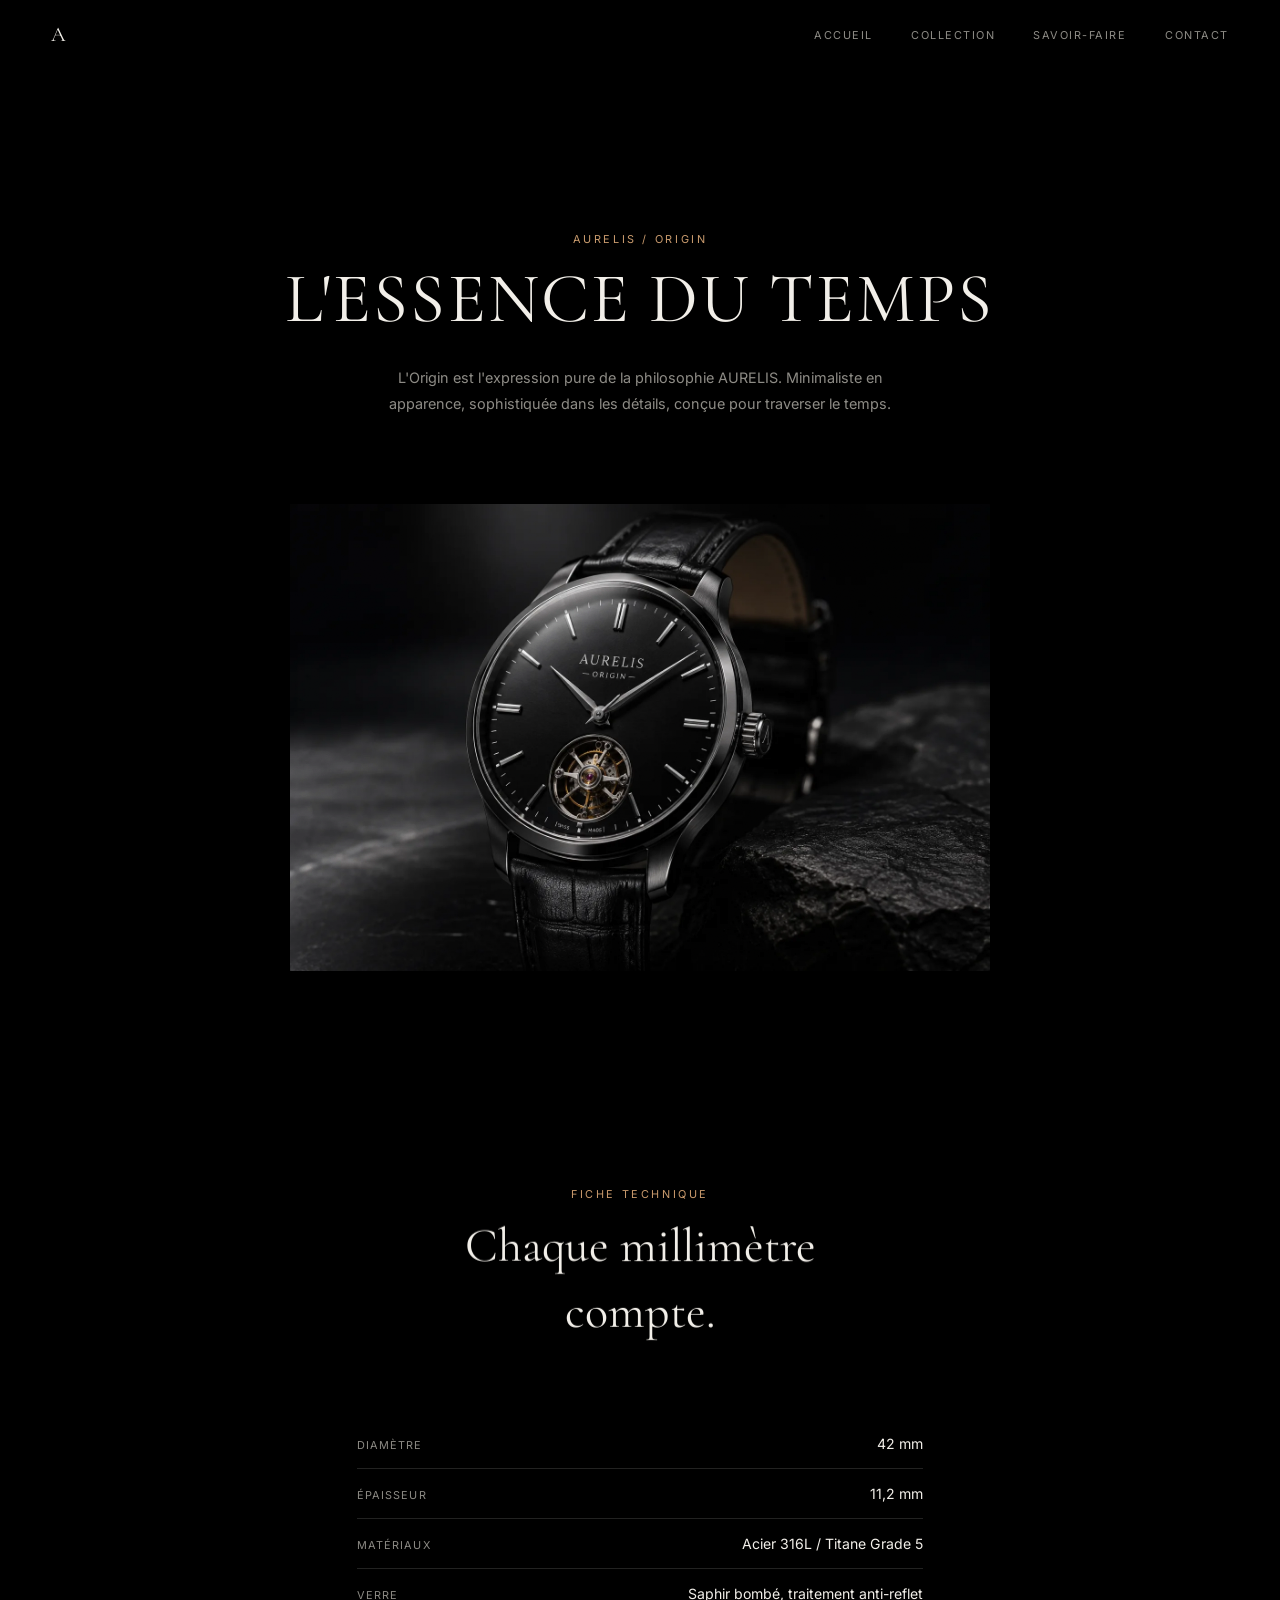
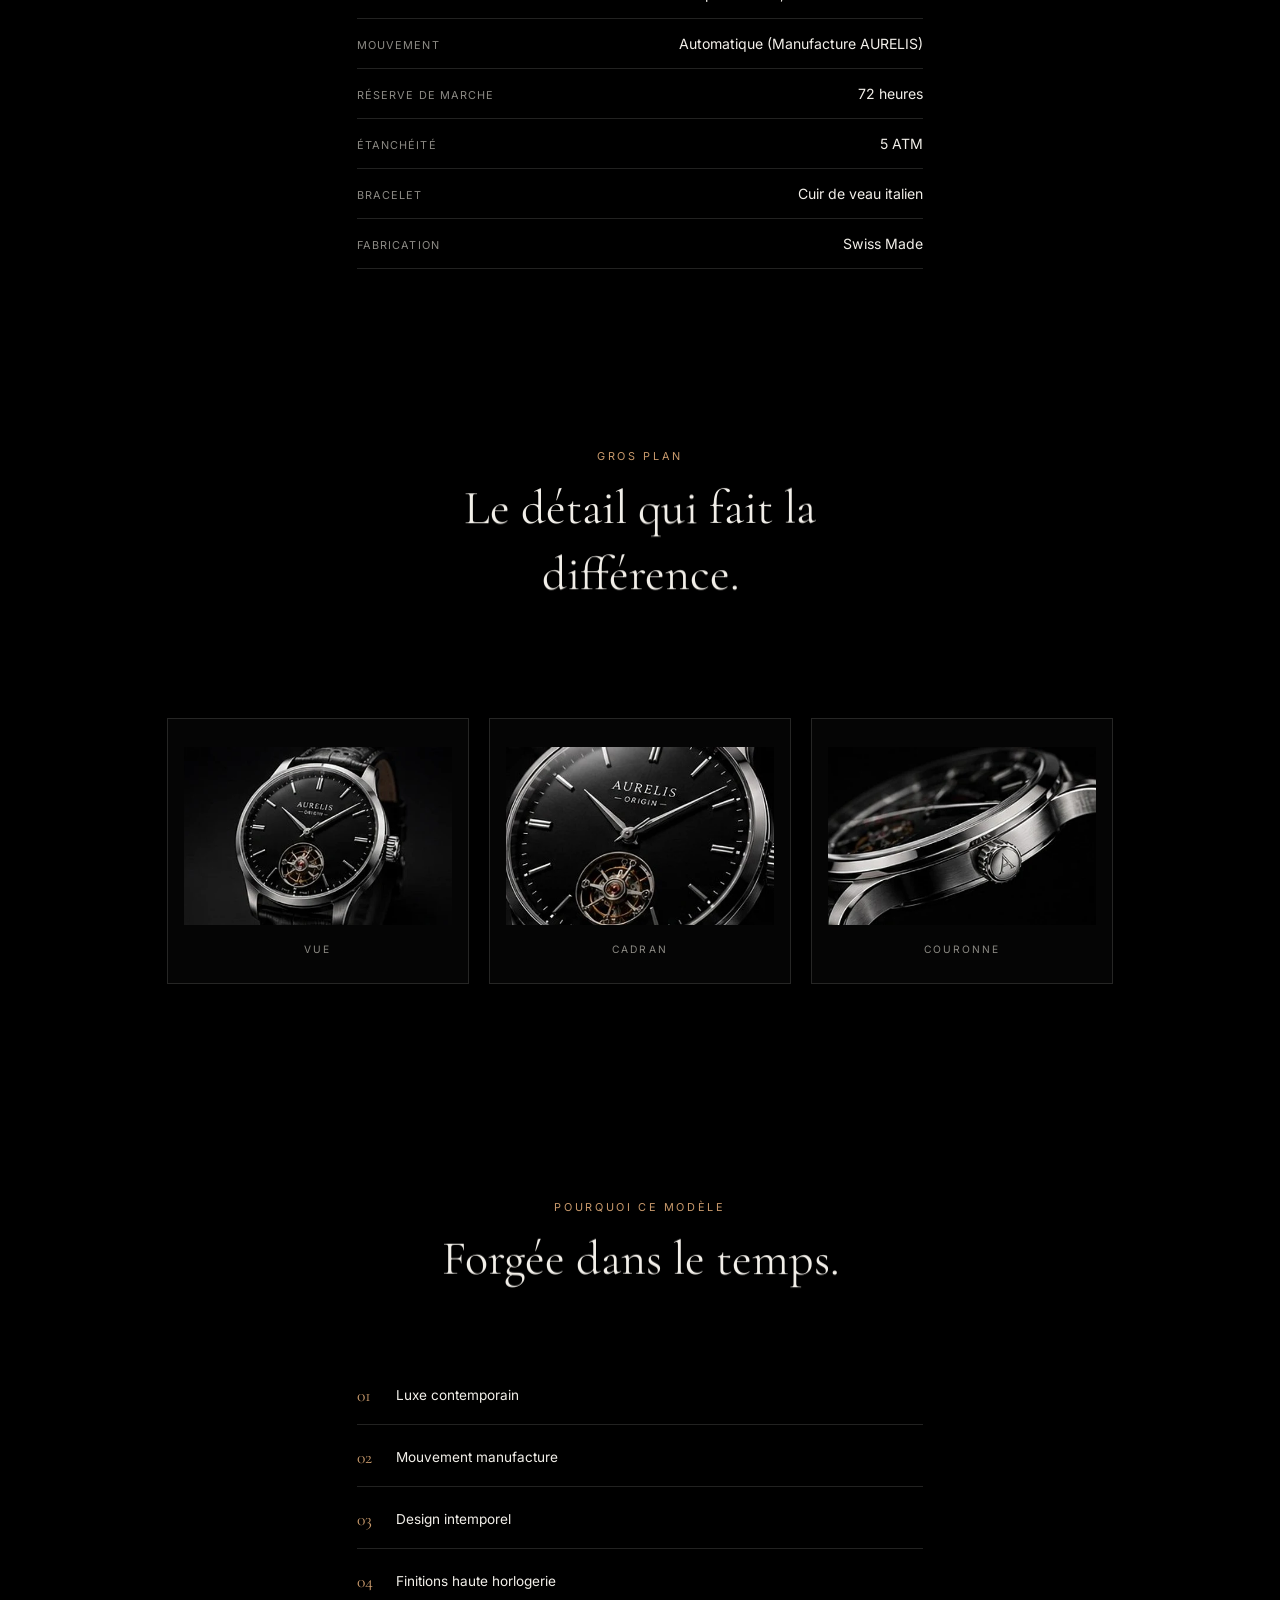
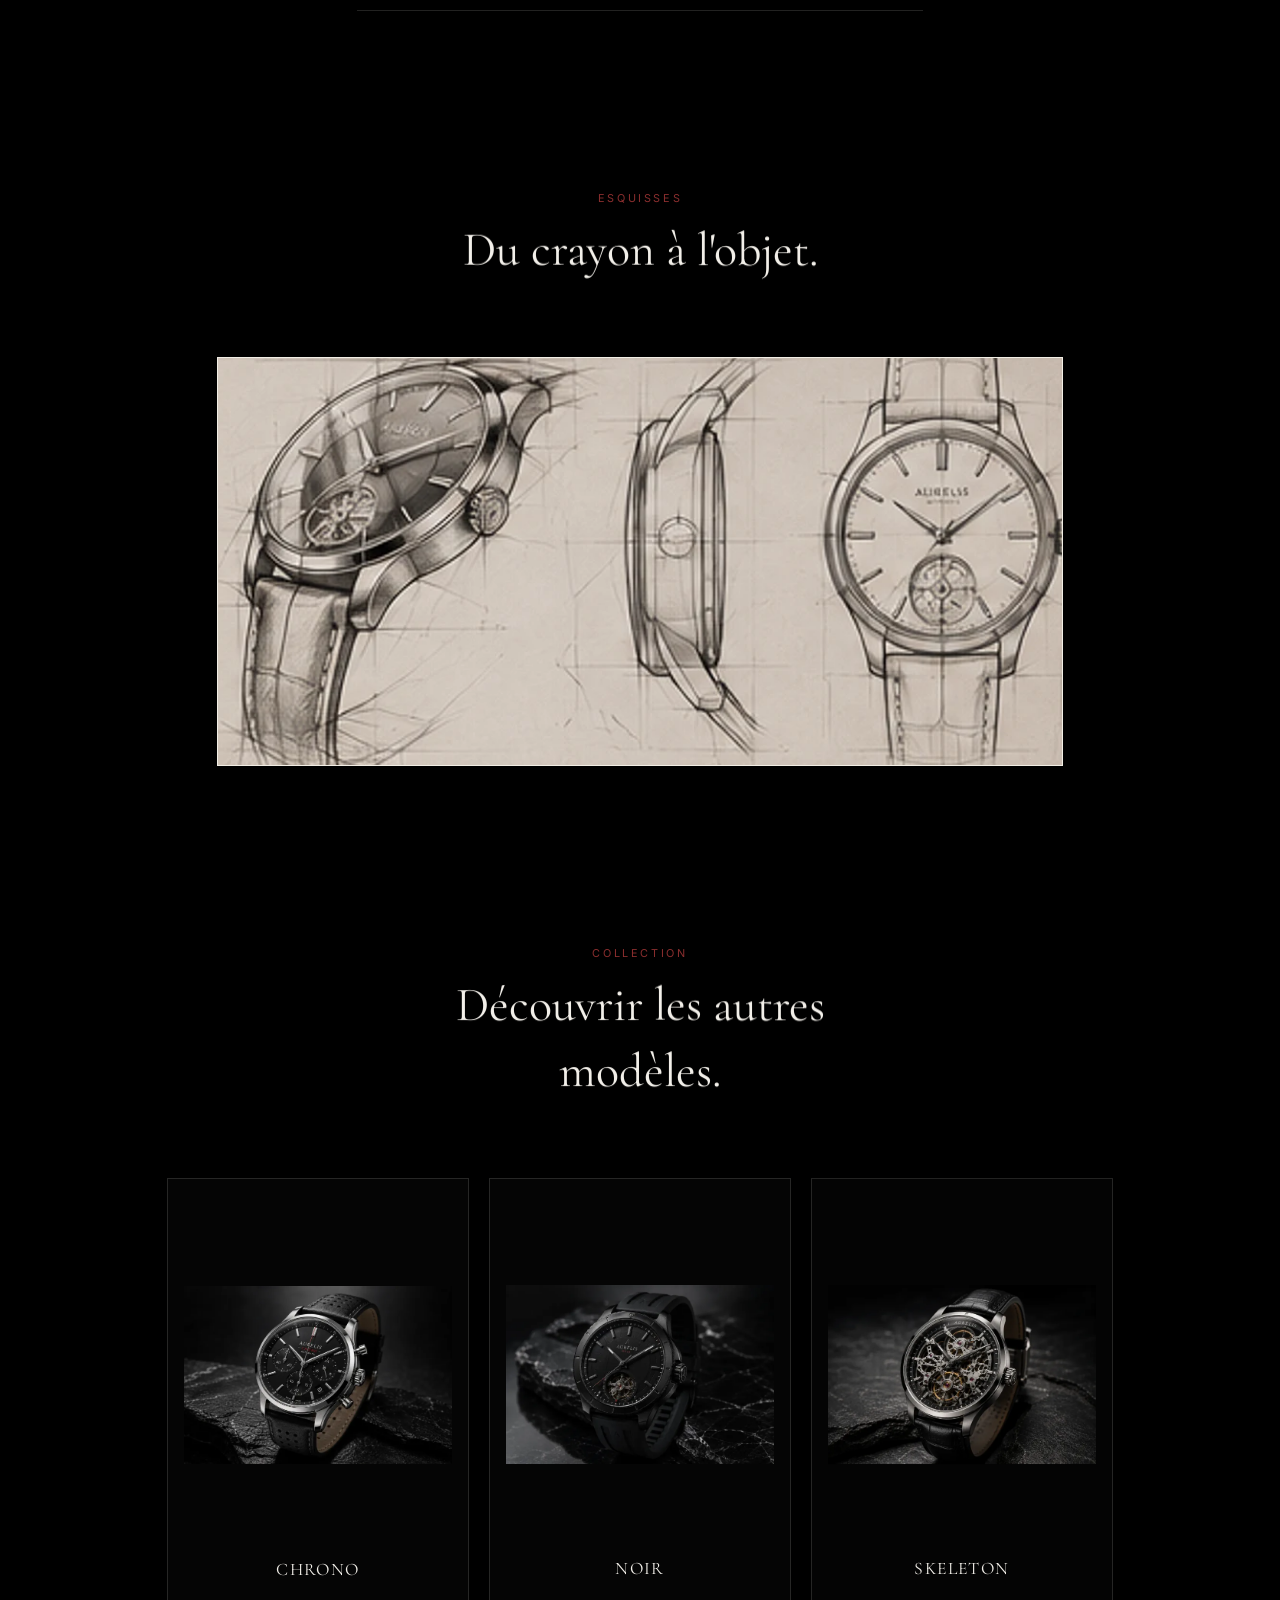
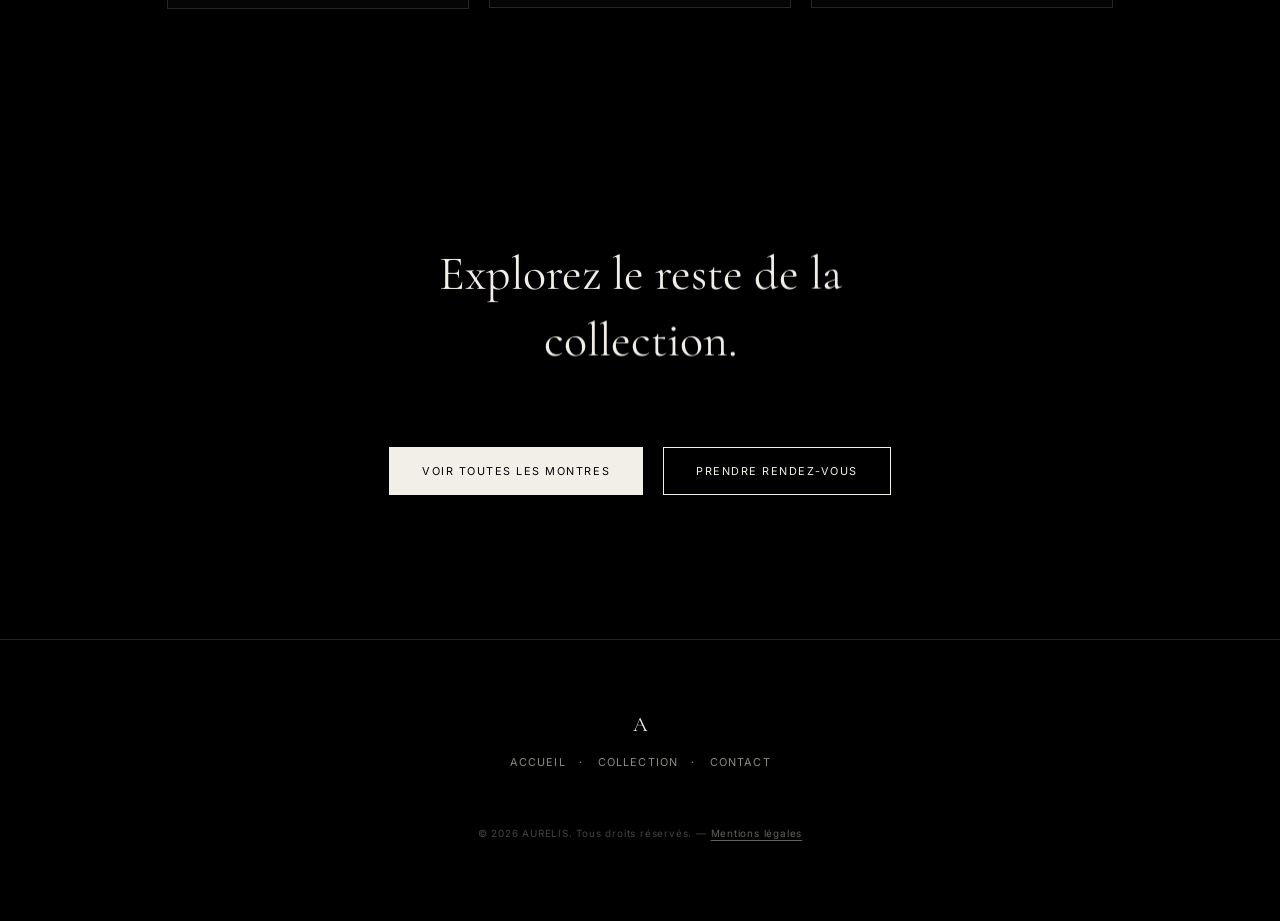
<file: origin.html>
<!doctype html>
<html lang="fr">
<head>
<meta charset="utf-8">
<meta name="viewport" content="width=device-width,initial-scale=1">
<link rel="icon" href="assets/favicon.svg" type="image/svg+xml">
<link rel="icon" href="assets/icons/favicon-32.png" sizes="32x32" type="image/png">
<link rel="apple-touch-icon" href="assets/icons/apple-touch-icon.png">
<title>AURELIS ORIGIN — L'essence du temps</title>
<link rel="preload" href="assets/fonts/cormorant-garamond.woff2" as="font" type="font/woff2" crossorigin>
<link rel="preload" href="assets/fonts/inter.woff2" as="font" type="font/woff2" crossorigin>
<link rel="preload" href="assets/img/origin.webp" as="image" fetchpriority="high">
<link rel="stylesheet" href="assets/css/style.css">
</head>
<body>

<div class="page-fade" id="pageFade"></div>
<div class="grain" aria-hidden="true"></div>

<nav class="site-nav" id="siteNav">
  <a href="index.html" class="nav-mark magnetic">A</a>
  <div class="nav-links">
    <a href="index.html" class="magnetic">Accueil</a>
    <a href="index.html#collection" class="magnetic">Collection</a>
    <a href="index.html#savoir-faire" class="magnetic nav-optional">Savoir-faire</a>
    <a href="contact.html" class="magnetic">Contact</a>
  </div>
</nav>

<header class="detail-hero" style="--accent:#c99a6c">
  <p class="detail-eyebrow" data-reveal>AURELIS / ORIGIN</p>
  <h1 class="detail-title" data-line>L'ESSENCE DU TEMPS</h1>
  <p class="detail-desc" data-reveal>L'Origin est l'expression pure de la philosophie AURELIS. Minimaliste en apparence, sophistiquée dans les détails, conçue pour traverser le temps.</p>
</header>

<div class="detail-hero-media">
  <img src="assets/img/origin.webp" alt="AURELIS ORIGIN" width="1536" height="1024" fetchpriority="high" decoding="async" data-reveal>
</div>

<section class="detail-specs" style="--accent:#c99a6c">
  <p class="detail-eyebrow" data-reveal>FICHE TECHNIQUE</p>
  <h2 class="detail-h2" data-line>Chaque millimètre compte.</h2>
  <dl class="spec-table">
    <div class="spec-row"><dt>Diamètre</dt><dd>42 mm</dd></div>
    <div class="spec-row"><dt>Épaisseur</dt><dd>11,2 mm</dd></div>
    <div class="spec-row"><dt>Matériaux</dt><dd>Acier 316L / Titane Grade 5</dd></div>
    <div class="spec-row"><dt>Verre</dt><dd>Saphir bombé, traitement anti-reflet</dd></div>
    <div class="spec-row"><dt>Mouvement</dt><dd>Automatique (Manufacture AURELIS)</dd></div>
    <div class="spec-row"><dt>Réserve de marche</dt><dd>72 heures</dd></div>
    <div class="spec-row"><dt>Étanchéité</dt><dd>5 ATM</dd></div>
    <div class="spec-row"><dt>Bracelet</dt><dd>Cuir de veau italien</dd></div>
    <div class="spec-row"><dt>Fabrication</dt><dd>Swiss Made</dd></div>
  </dl>
</section>

<section class="detail-closeups" style="--accent:#c99a6c">
  <p class="detail-eyebrow" data-reveal>GROS PLAN</p>
  <h2 class="detail-h2" data-line>Le détail qui fait la différence.</h2>
  <div class="detail-views">
    <div class="view-card"><img src="assets/img/savoirfaire/origin-vue.webp" alt="AURELIS ORIGIN, vue rapprochée" width="532" height="304" loading="lazy" decoding="async"><span class="view-label">Vue</span></div>
    <div class="view-card"><img src="assets/img/savoirfaire/origin-cadran.webp" alt="AURELIS ORIGIN, cadran" width="532" height="305" loading="lazy" decoding="async"><span class="view-label">Cadran</span></div>
    <div class="view-card"><img src="assets/img/savoirfaire/origin-couronne.webp" alt="AURELIS ORIGIN, couronne" width="532" height="302" loading="lazy" decoding="async"><span class="view-label">Couronne</span></div>
  </div>
</section>

<section class="detail-positioning" style="--accent:#c99a6c">
  <p class="detail-eyebrow" data-reveal>POURQUOI CE MODÈLE</p>
  <h2 class="detail-h2" data-line>Forgée dans le temps.</h2>
  <ul class="positioning-list">
    <li class="positioning-item"><span class="pos-num">01</span><span>Luxe contemporain</span></li>
    <li class="positioning-item"><span class="pos-num">02</span><span>Mouvement manufacture</span></li>
    <li class="positioning-item"><span class="pos-num">03</span><span>Design intemporel</span></li>
    <li class="positioning-item"><span class="pos-num">04</span><span>Finitions haute horlogerie</span></li>
  </ul>
</section>

<section class="detail-sketch">
  <p class="detail-eyebrow" data-reveal>ESQUISSES</p>
  <h2 class="detail-h2" data-line>Du crayon à l'objet.</h2>
  <div class="sketch-frame" data-reveal>
    <img src="assets/img/detail/origin-esquisses.webp" alt="Esquisses AURELIS ORIGIN" width="935" height="451" loading="lazy" decoding="async">
  </div>
</section>

<section class="detail-siblings">
  <p class="detail-eyebrow" data-reveal>COLLECTION</p>
  <h2 class="detail-h2" data-line>Découvrir les autres modèles.</h2>
  <div class="siblings-grid">
    <a href="chrono.html" class="sibling-card">
      <img src="assets/img/thumb/chrono.webp" alt="AURELIS CHRONO" width="700" height="467" loading="lazy" decoding="async">
      <span class="sibling-name">CHRONO</span>
    </a>
    <a href="noir.html" class="sibling-card">
      <img src="assets/img/thumb/noir.webp" alt="AURELIS NOIR" width="700" height="467" loading="lazy" decoding="async">
      <span class="sibling-name">NOIR</span>
    </a>
    <a href="skeleton.html" class="sibling-card">
      <img src="assets/img/thumb/skeleton.webp" alt="AURELIS SKELETON" width="700" height="467" loading="lazy" decoding="async">
      <span class="sibling-name">SKELETON</span>
    </a>
  </div>
</section>

<section class="detail-cta">
  <h2 class="detail-h2" data-line>Explorez le reste de la collection.</h2>
  <div class="cta-links">
    <a href="index.html#collection" class="btn magnetic">Voir toutes les montres</a>
    <a href="contact.html" class="btn btn--outline magnetic">Prendre rendez-vous</a>
  </div>
</section>

<footer class="mini-footer">
  <a href="index.html" class="nav-mark magnetic">A</a>
  <div class="footer-links">
    <a href="index.html" class="magnetic">Accueil</a>
    <span>·</span>
    <a href="index.html#collection" class="magnetic">Collection</a>
    <span>·</span>
    <a href="contact.html" class="magnetic">Contact</a>
  </div>
  <p class="footer-legal">© 2026 AURELIS. Tous droits réservés. — <a href="mentions-legales.html">Mentions légales</a></p>
</footer>

<script src="assets/js/vendor/gsap.min.js"></script>
<script src="assets/js/vendor/ScrollTrigger.min.js"></script>
<script src="assets/js/vendor/lenis.min.js"></script>
<script src="assets/js/site.js"></script>
<script src="assets/js/transitions.js"></script>
</body>
</html>
</file>
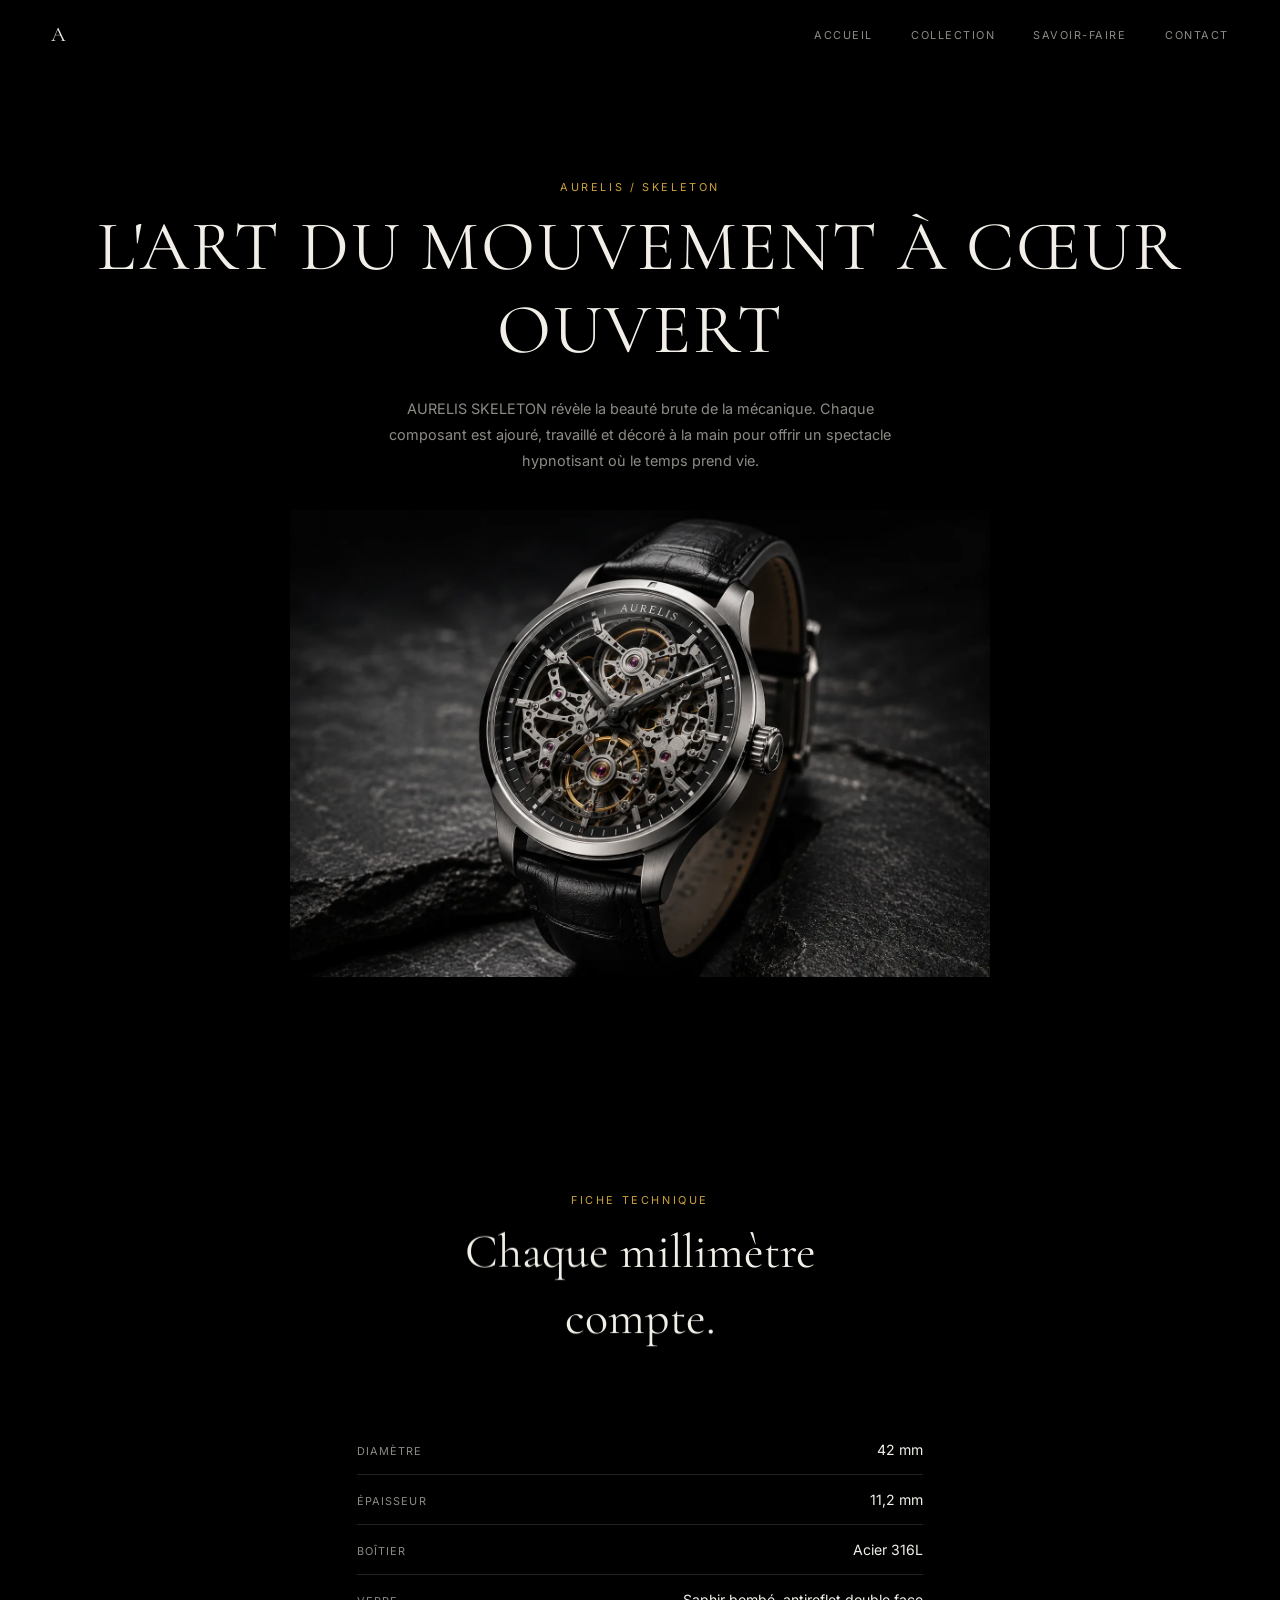
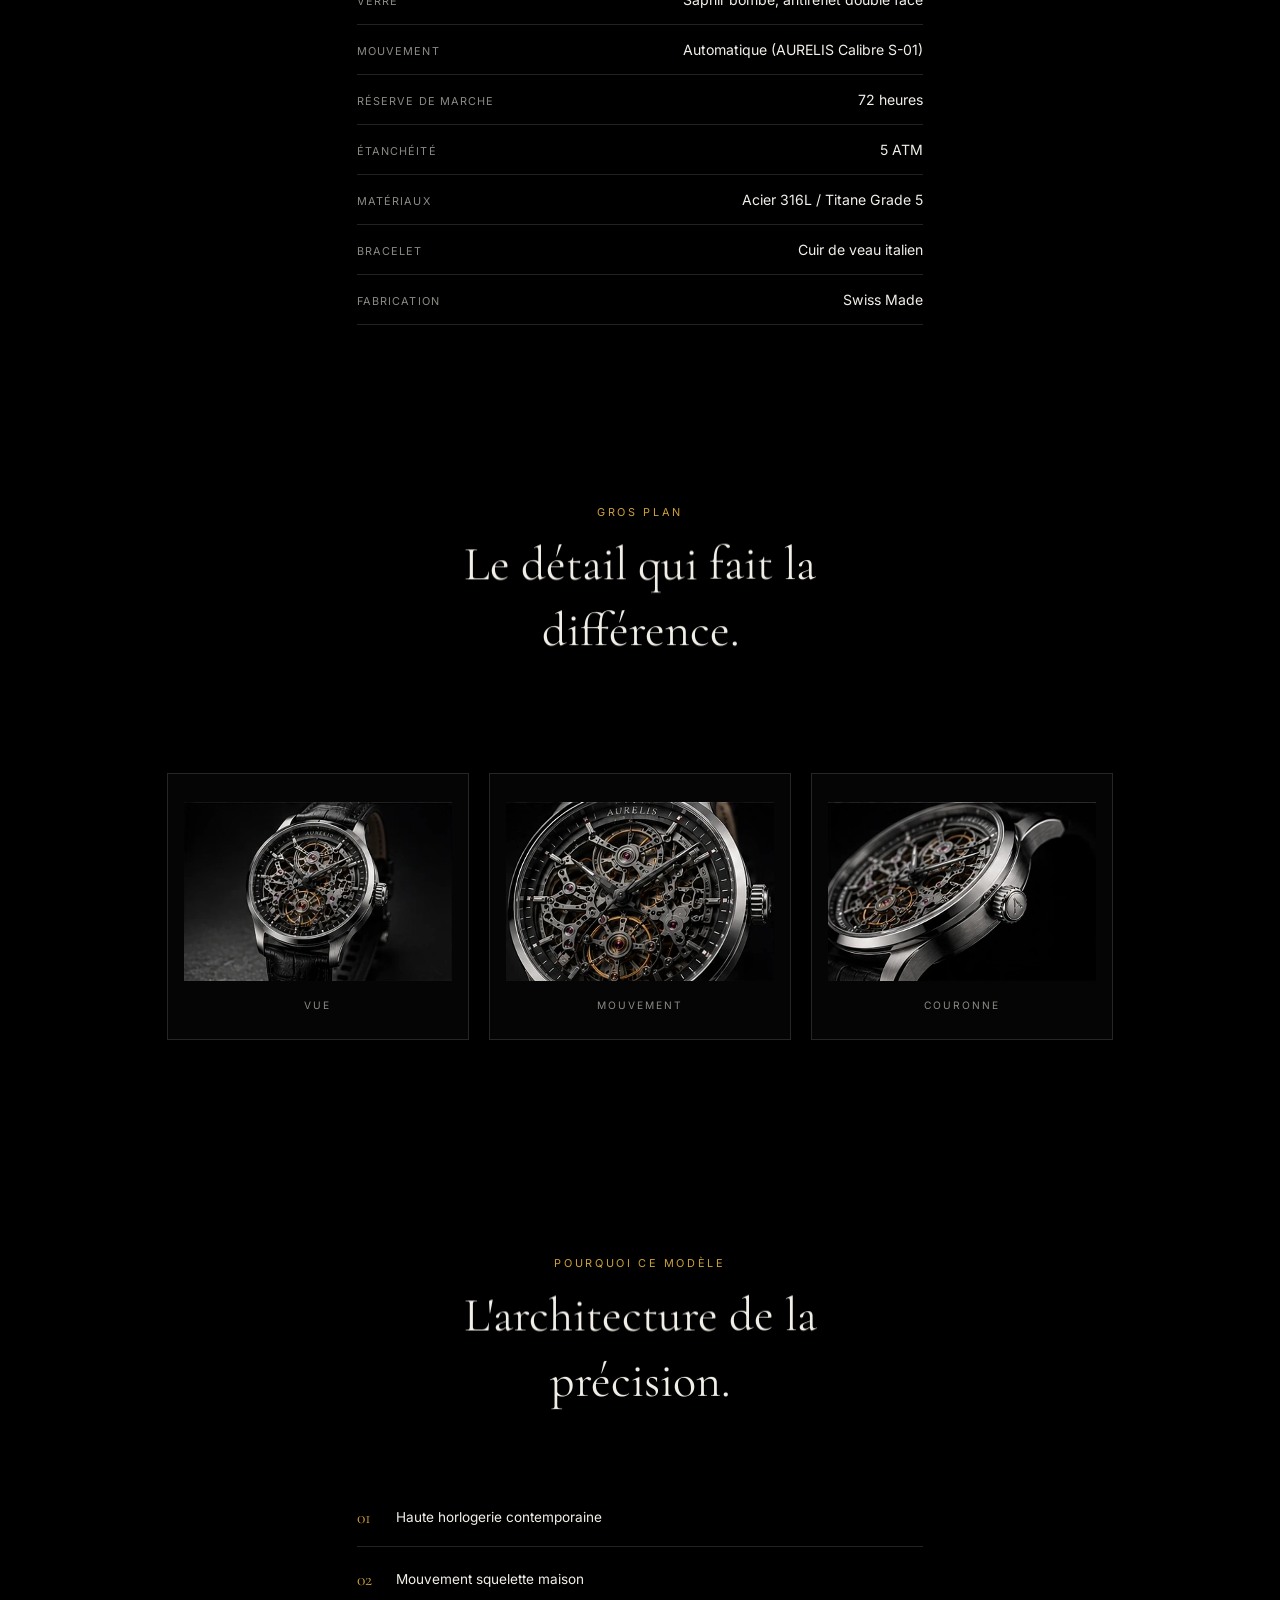
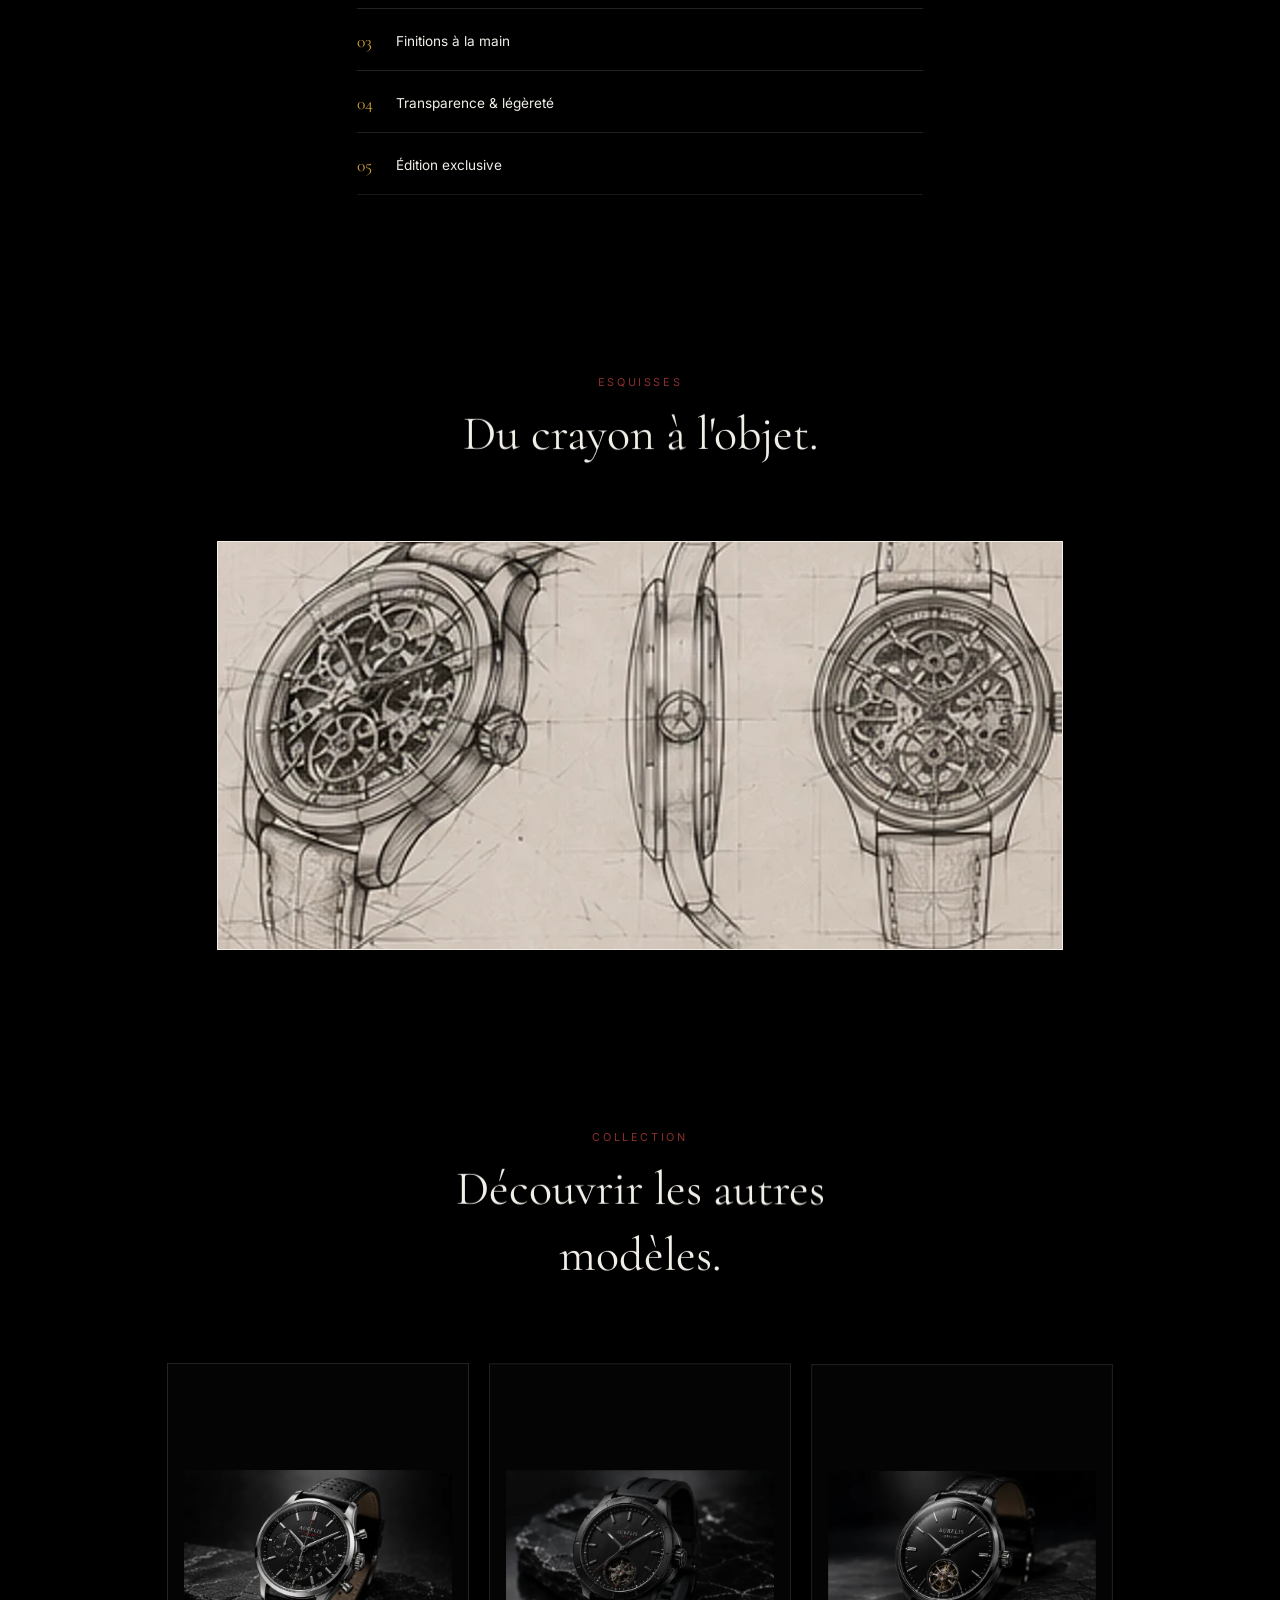
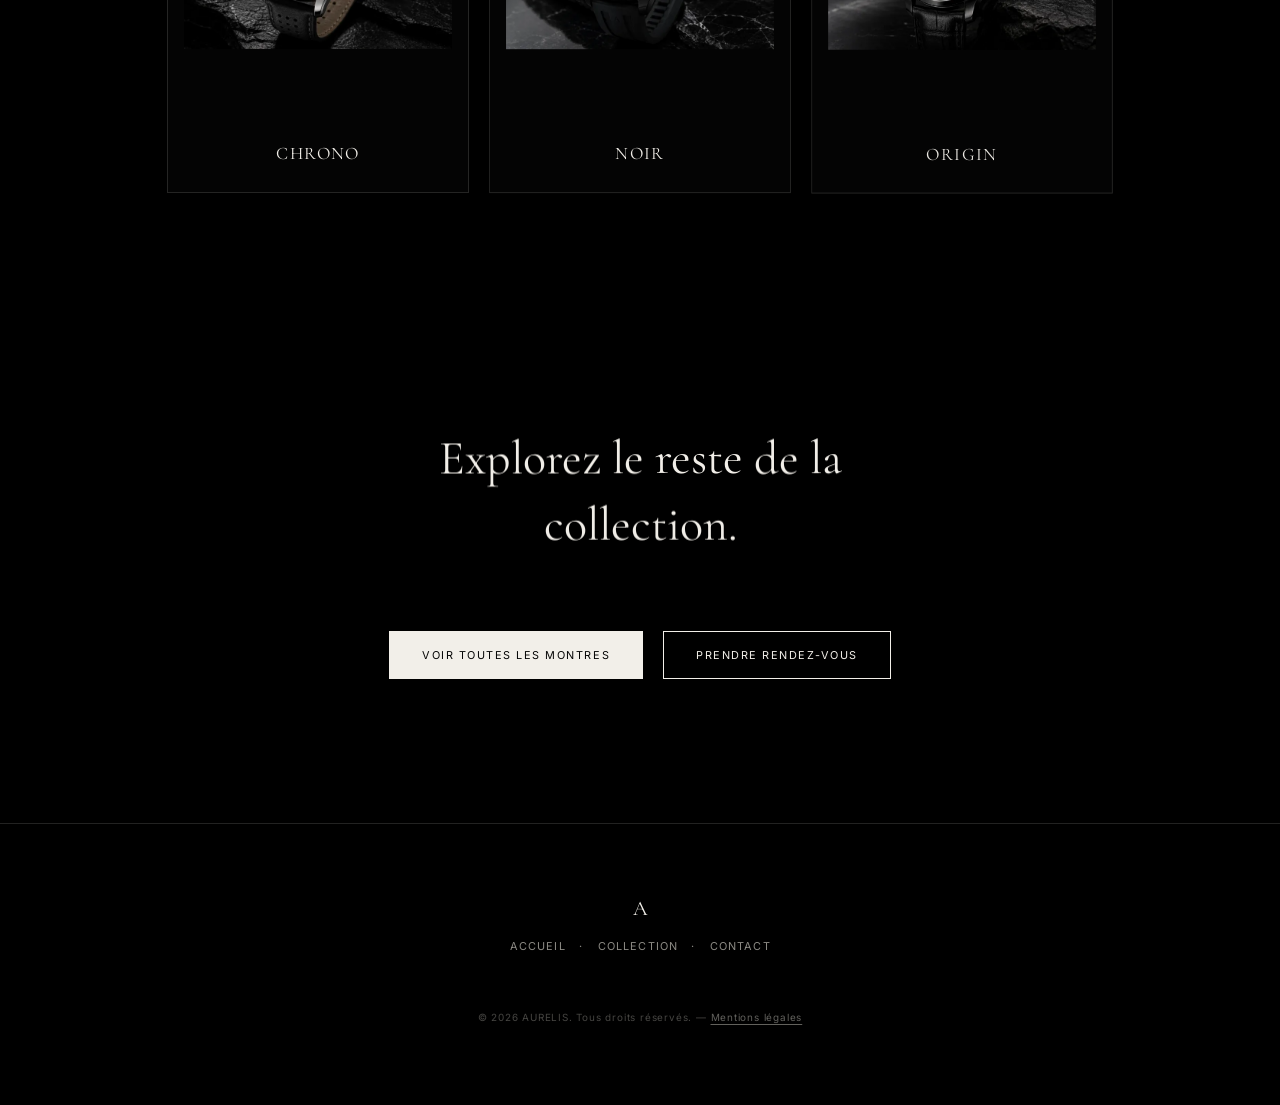
<file: skeleton.html>
<!doctype html>
<html lang="fr">
<head>
<meta charset="utf-8">
<meta name="viewport" content="width=device-width,initial-scale=1">
<link rel="icon" href="assets/favicon.svg" type="image/svg+xml">
<link rel="icon" href="assets/icons/favicon-32.png" sizes="32x32" type="image/png">
<link rel="apple-touch-icon" href="assets/icons/apple-touch-icon.png">
<title>AURELIS SKELETON — L'art du mouvement à cœur ouvert</title>
<link rel="preload" href="assets/fonts/cormorant-garamond.woff2" as="font" type="font/woff2" crossorigin>
<link rel="preload" href="assets/fonts/inter.woff2" as="font" type="font/woff2" crossorigin>
<link rel="preload" href="assets/img/skeleton.webp" as="image" fetchpriority="high">
<link rel="stylesheet" href="assets/css/style.css">
</head>
<body>

<div class="page-fade" id="pageFade"></div>
<div class="grain" aria-hidden="true"></div>

<nav class="site-nav" id="siteNav">
  <a href="index.html" class="nav-mark magnetic">A</a>
  <div class="nav-links">
    <a href="index.html" class="magnetic">Accueil</a>
    <a href="index.html#collection" class="magnetic">Collection</a>
    <a href="index.html#savoir-faire" class="magnetic nav-optional">Savoir-faire</a>
    <a href="contact.html" class="magnetic">Contact</a>
  </div>
</nav>

<header class="detail-hero" style="--accent:#cda13a">
  <p class="detail-eyebrow" data-reveal>AURELIS / SKELETON</p>
  <h1 class="detail-title" data-line>L'ART DU MOUVEMENT À CŒUR OUVERT</h1>
  <p class="detail-desc" data-reveal>AURELIS SKELETON révèle la beauté brute de la mécanique. Chaque composant est ajouré, travaillé et décoré à la main pour offrir un spectacle hypnotisant où le temps prend vie.</p>
</header>

<div class="detail-hero-media">
  <img src="assets/img/skeleton.webp" alt="AURELIS SKELETON" width="1536" height="1024" fetchpriority="high" decoding="async" data-reveal>
</div>

<section class="detail-specs" style="--accent:#cda13a">
  <p class="detail-eyebrow" data-reveal>FICHE TECHNIQUE</p>
  <h2 class="detail-h2" data-line>Chaque millimètre compte.</h2>
  <dl class="spec-table">
    <div class="spec-row"><dt>Diamètre</dt><dd>42 mm</dd></div>
    <div class="spec-row"><dt>Épaisseur</dt><dd>11,2 mm</dd></div>
    <div class="spec-row"><dt>Boîtier</dt><dd>Acier 316L</dd></div>
    <div class="spec-row"><dt>Verre</dt><dd>Saphir bombé, antireflet double face</dd></div>
    <div class="spec-row"><dt>Mouvement</dt><dd>Automatique (AURELIS Calibre S-01)</dd></div>
    <div class="spec-row"><dt>Réserve de marche</dt><dd>72 heures</dd></div>
    <div class="spec-row"><dt>Étanchéité</dt><dd>5 ATM</dd></div>
    <div class="spec-row"><dt>Matériaux</dt><dd>Acier 316L / Titane Grade 5</dd></div>
    <div class="spec-row"><dt>Bracelet</dt><dd>Cuir de veau italien</dd></div>
    <div class="spec-row"><dt>Fabrication</dt><dd>Swiss Made</dd></div>
  </dl>
</section>

<section class="detail-closeups" style="--accent:#cda13a">
  <p class="detail-eyebrow" data-reveal>GROS PLAN</p>
  <h2 class="detail-h2" data-line>Le détail qui fait la différence.</h2>
  <div class="detail-views">
    <div class="view-card"><img src="assets/img/savoirfaire/skeleton-vue.webp" alt="AURELIS SKELETON, vue rapprochée" width="532" height="353" loading="lazy" decoding="async"><span class="view-label">Vue</span></div>
    <div class="view-card"><img src="assets/img/savoirfaire/skeleton-mouvement.webp" alt="AURELIS SKELETON, mouvement" width="532" height="353" loading="lazy" decoding="async"><span class="view-label">Mouvement</span></div>
    <div class="view-card"><img src="assets/img/savoirfaire/skeleton-couronne.webp" alt="AURELIS SKELETON, couronne" width="532" height="353" loading="lazy" decoding="async"><span class="view-label">Couronne</span></div>
  </div>
</section>

<section class="detail-positioning" style="--accent:#cda13a">
  <p class="detail-eyebrow" data-reveal>POURQUOI CE MODÈLE</p>
  <h2 class="detail-h2" data-line>L'architecture de la précision.</h2>
  <ul class="positioning-list">
    <li class="positioning-item"><span class="pos-num">01</span><span>Haute horlogerie contemporaine</span></li>
    <li class="positioning-item"><span class="pos-num">02</span><span>Mouvement squelette maison</span></li>
    <li class="positioning-item"><span class="pos-num">03</span><span>Finitions à la main</span></li>
    <li class="positioning-item"><span class="pos-num">04</span><span>Transparence &amp; légèreté</span></li>
    <li class="positioning-item"><span class="pos-num">05</span><span>Édition exclusive</span></li>
  </ul>
</section>

<section class="detail-sketch">
  <p class="detail-eyebrow" data-reveal>ESQUISSES</p>
  <h2 class="detail-h2" data-line>Du crayon à l'objet.</h2>
  <div class="sketch-frame" data-reveal>
    <img src="assets/img/detail/skeleton-esquisses.webp" alt="Esquisses AURELIS SKELETON" width="935" height="451" loading="lazy" decoding="async">
  </div>
</section>

<section class="detail-siblings">
  <p class="detail-eyebrow" data-reveal>COLLECTION</p>
  <h2 class="detail-h2" data-line>Découvrir les autres modèles.</h2>
  <div class="siblings-grid">
    <a href="chrono.html" class="sibling-card">
      <img src="assets/img/thumb/chrono.webp" alt="AURELIS CHRONO" width="700" height="467" loading="lazy" decoding="async">
      <span class="sibling-name">CHRONO</span>
    </a>
    <a href="noir.html" class="sibling-card">
      <img src="assets/img/thumb/noir.webp" alt="AURELIS NOIR" width="700" height="467" loading="lazy" decoding="async">
      <span class="sibling-name">NOIR</span>
    </a>
    <a href="origin.html" class="sibling-card">
      <img src="assets/img/thumb/origin.webp" alt="AURELIS ORIGIN" width="700" height="467" loading="lazy" decoding="async">
      <span class="sibling-name">ORIGIN</span>
    </a>
  </div>
</section>

<section class="detail-cta">
  <h2 class="detail-h2" data-line>Explorez le reste de la collection.</h2>
  <div class="cta-links">
    <a href="index.html#collection" class="btn magnetic">Voir toutes les montres</a>
    <a href="contact.html" class="btn btn--outline magnetic">Prendre rendez-vous</a>
  </div>
</section>

<footer class="mini-footer">
  <a href="index.html" class="nav-mark magnetic">A</a>
  <div class="footer-links">
    <a href="index.html" class="magnetic">Accueil</a>
    <span>·</span>
    <a href="index.html#collection" class="magnetic">Collection</a>
    <span>·</span>
    <a href="contact.html" class="magnetic">Contact</a>
  </div>
  <p class="footer-legal">© 2026 AURELIS. Tous droits réservés. — <a href="mentions-legales.html">Mentions légales</a></p>
</footer>

<script src="assets/js/vendor/gsap.min.js"></script>
<script src="assets/js/vendor/ScrollTrigger.min.js"></script>
<script src="assets/js/vendor/lenis.min.js"></script>
<script src="assets/js/site.js"></script>
<script src="assets/js/transitions.js"></script>
</body>
</html>
</file>
<file: assets/css/style.css>
@font-face {
  font-family: 'Cormorant Garamond';
  font-style: normal;
  font-weight: 300;
  font-display: swap;
  src: url('../fonts/cormorant-garamond.woff2') format('woff2');
}

@font-face {
  font-family: 'Cormorant Garamond';
  font-style: normal;
  font-weight: 400;
  font-display: swap;
  src: url('../fonts/cormorant-garamond.woff2') format('woff2');
}

@font-face {
  font-family: 'Cormorant Garamond';
  font-style: normal;
  font-weight: 500;
  font-display: swap;
  src: url('../fonts/cormorant-garamond.woff2') format('woff2');
}

@font-face {
  font-family: 'Inter';
  font-style: normal;
  font-weight: 400;
  font-display: swap;
  src: url('../fonts/inter.woff2') format('woff2');
}

@font-face {
  font-family: 'Inter';
  font-style: normal;
  font-weight: 500;
  font-display: swap;
  src: url('../fonts/inter.woff2') format('woff2');
}

@font-face {
  font-family: 'Inter';
  font-style: normal;
  font-weight: 600;
  font-display: swap;
  src: url('../fonts/inter.woff2') format('woff2');
}

:root {
  --bg: #000000;
  --ink: #f2efe9;
  --ink-dim: #8c8a84;
  --line: rgba(242, 239, 233, 0.14);
  --accent: #8a2e2e;
  --serif: 'Cormorant Garamond', 'Times New Roman', serif;
  --sans: 'Inter', -apple-system, 'Helvetica Neue', Arial, sans-serif;
}

* { box-sizing: border-box; }
html, body { margin: 0; padding: 0; }

html { background: var(--bg); }

html.is-loading { overflow: hidden; }

.page-fade {
  position: fixed;
  inset: 0;
  z-index: 9997;
  background: var(--bg);
  pointer-events: none;
}

body {
  background: var(--bg);
  color: var(--ink);
  font-family: var(--sans);
  -webkit-font-smoothing: antialiased;
}

/* ---------- preloader ---------- */

.preloader {
  position: fixed;
  inset: 0;
  z-index: 9999;
  background: var(--bg);
  display: flex;
  flex-direction: column;
  align-items: center;
  justify-content: center;
  gap: 22px;
}

.preloader-mark {
  font-family: var(--serif);
  font-size: 3.2rem;
  color: var(--ink);
  letter-spacing: 0.02em;
}

.preloader-bar {
  width: 180px;
  height: 1px;
  background: rgba(242, 239, 233, 0.16);
  overflow: hidden;
}

.preloader-bar span {
  display: block;
  width: 0%;
  height: 100%;
  background: var(--ink);
}

.preloader-pct {
  font-size: 0.66rem;
  letter-spacing: 0.2em;
  color: var(--ink-dim);
}

/* ---------- film grain overlay ---------- */

.grain {
  position: fixed;
  inset: -60px;
  z-index: 9000;
  pointer-events: none;
  opacity: 0.05;
  mix-blend-mode: overlay;
  background-image: url("data:image/svg+xml;utf8,<svg xmlns='http://www.w3.org/2000/svg' width='160' height='160'><filter id='n'><feTurbulence type='fractalNoise' baseFrequency='0.85' numOctaves='2' stitchTiles='stitch'/></filter><rect width='100%25' height='100%25' filter='url(%23n)'/></svg>");
  background-size: 160px 160px;
  animation: grain-shift 1s steps(4) infinite;
}

@keyframes grain-shift {
  0% { transform: translate(0, 0); }
  25% { transform: translate(-20px, 10px); }
  50% { transform: translate(15px, -15px); }
  75% { transform: translate(-10px, -20px); }
  100% { transform: translate(0, 0); }
}

@media (pointer: coarse) {
  /* mix-blend-mode forces the browser to re-blend the whole viewport under
     this layer on every repaint; the shifting animation makes that happen
     every frame. Not worth the cost on a touch device — a flat, static,
     low-opacity layer reads close enough to the same texture. */
  .grain {
    animation: none;
    mix-blend-mode: normal;
    opacity: 0.03;
  }
}

@media (prefers-reduced-motion: reduce) {
  .grain { animation: none; }
}

/* ---------- lightbox ---------- */

.lightbox {
  position: fixed;
  inset: 0;
  z-index: 9998;
  display: flex;
  align-items: center;
  justify-content: center;
  padding: 8vh 6vw;
  background: rgba(0, 0, 0, 0.92);
  opacity: 0;
  visibility: hidden;
  pointer-events: none;
}

.lightbox.is-open {
  visibility: visible;
  pointer-events: auto;
}

.lightbox-img {
  max-width: 88vw;
  max-height: 84vh;
  object-fit: contain;
  box-shadow: 0 30px 80px rgba(0, 0, 0, 0.6);
}

.lightbox-close {
  position: absolute;
  top: 28px;
  right: 32px;
  width: 42px;
  height: 42px;
  display: flex;
  align-items: center;
  justify-content: center;
  border: 1px solid var(--line);
  background: transparent;
  color: var(--ink);
  font-size: 1.5rem;
  line-height: 1;
  cursor: pointer;
  transition: border-color 0.3s ease;
}

.lightbox-close:hover {
  border-color: var(--ink);
}

.lightbox-caption {
  position: absolute;
  bottom: 32px;
  left: 0;
  right: 0;
  margin: 0;
  text-align: center;
  font-size: 0.68rem;
  letter-spacing: 0.18em;
  text-transform: uppercase;
  color: var(--ink-dim);
}

@media (max-width: 680px) {
  .lightbox-close { top: 16px; right: 16px; width: 36px; height: 36px; font-size: 1.3rem; }
  .lightbox-caption { bottom: 20px; font-size: 0.6rem; }
}

/* ---------- site nav ---------- */

.site-nav {
  position: fixed;
  top: 0;
  left: 0;
  right: 0;
  z-index: 500;
  display: flex;
  align-items: center;
  justify-content: space-between;
  padding: 22px clamp(20px, 4vw, 56px);
  /* visible by default: every page works even if JS is slow to load on a
     weak connection. Only the homepage hero needs it hidden at first. */
  opacity: 1;
  transform: translateY(0);
  pointer-events: auto;
  transition: opacity 0.5s ease, transform 0.5s ease, background 0.4s ease;
}

.site-nav.hero-gated {
  opacity: 0;
  transform: translateY(-12px);
  pointer-events: none;
}

.site-nav.hero-gated.is-visible {
  opacity: 1;
  transform: translateY(0);
  pointer-events: auto;
}

.site-nav.is-scrolled {
  background: rgba(0, 0, 0, 0.55);
  backdrop-filter: blur(10px);
  -webkit-backdrop-filter: blur(10px);
}

@media (pointer: coarse) {
  /* backdrop-filter re-blurs everything behind a fixed bar on every scroll
     frame; a denser flat background reads close enough without the cost. */
  .site-nav.is-scrolled {
    background: rgba(0, 0, 0, 0.8);
    backdrop-filter: none;
    -webkit-backdrop-filter: none;
  }
}

.nav-mark {
  font-family: var(--serif);
  font-size: 1.3rem;
  color: var(--ink);
  text-decoration: none;
}

.nav-links {
  display: flex;
  gap: clamp(20px, 3vw, 40px);
}

.nav-links a {
  color: var(--ink-dim);
  text-decoration: none;
  font-size: 0.68rem;
  letter-spacing: 0.14em;
  text-transform: uppercase;
  transition: color 0.3s ease;
}

.nav-links a:hover {
  color: var(--ink);
}

@media (max-width: 680px) {
  .nav-links { gap: 16px; }
  .nav-links a.nav-optional { display: none; }
}

/* ---------- pinned hero ---------- */

.hero-pin {
  position: relative;
  height: 420vh; /* scroll distance driving the decomposition */
}

.hero-stage {
  position: sticky;
  top: 0;
  height: 100vh;
  width: 100%;
  overflow: hidden;
  background: var(--bg);
  display: grid;
  grid-template-columns: minmax(220px, 320px) 1fr minmax(220px, 320px);
  align-items: center;
}

.hero-col {
  position: relative;
  z-index: 2;
  padding: 0 clamp(20px, 4vw, 56px);
  pointer-events: none;
}

.hero-col--left { grid-column: 1; }
.hero-col--right { grid-column: 3; }

.eyebrow {
  margin: 0 0 18px;
  font-size: 0.68rem;
  letter-spacing: 0.28em;
  color: var(--ink-dim);
  text-transform: uppercase;
}

.hero-title {
  margin: 0 0 22px;
  font-family: var(--serif);
  font-weight: 400;
  font-size: clamp(2rem, 3.2vw, 3.4rem);
  line-height: 1.08;
  letter-spacing: 0.04em;
  color: var(--ink);
}

.hero-desc {
  max-width: 30ch;
  margin: 0 0 26px;
  font-size: 0.82rem;
  line-height: 1.7;
  color: var(--ink-dim);
  letter-spacing: 0.01em;
}

.divider {
  width: 36px;
  height: 1px;
  background: var(--line);
  margin-bottom: 22px;
}

.specs {
  list-style: none;
  margin: 0;
  padding: 0;
  display: flex;
  flex-direction: column;
  gap: 8px;
}

.specs li {
  font-size: 0.68rem;
  letter-spacing: 0.14em;
  color: var(--ink-dim);
}

/* ---------- watch stage ---------- */

.hero-watch {
  grid-column: 2;
  position: relative;
  z-index: 1;
  height: 100%;
  display: flex;
  align-items: center;
  justify-content: center;
}

.watch-img {
  width: auto;
  height: auto;
  max-width: 60vw;
  max-height: 88vh;
  object-fit: contain;
  will-change: contents;
}

/* ---------- right feature list ---------- */

.feature-list {
  list-style: none;
  margin: 0;
  padding: 0;
  display: flex;
  flex-direction: column;
  gap: clamp(14px, 2vw, 22px);
}

.feature {
  opacity: 0;
  transform: translateY(14px);
  transition: opacity 0.6s ease, transform 0.6s ease;
  max-width: 30ch;
}

.feature.is-visible {
  opacity: 0.45;
  transform: translateY(0);
}

.feature.is-active {
  opacity: 1;
}

.feature-num {
  display: block;
  font-size: 0.68rem;
  letter-spacing: 0.1em;
  color: var(--accent);
  margin-bottom: 4px;
}

.feature-title {
  display: block;
  font-size: 0.78rem;
  letter-spacing: 0.12em;
  color: var(--ink);
  margin-bottom: 6px;
}

.feature-desc {
  display: block;
  font-size: 0.72rem;
  line-height: 1.6;
  color: var(--ink-dim);
}

/* ---------- side progress index ---------- */

.side-index {
  position: absolute;
  right: clamp(16px, 2.4vw, 40px);
  bottom: 28px;
  z-index: 2;
  font-size: 0.66rem;
  letter-spacing: 0.16em;
  color: var(--ink-dim);
  pointer-events: none;
}

#sideIndexCurrent {
  color: var(--ink);
}

/* ---------- scroll hint ---------- */

.scroll-hint {
  position: absolute;
  left: 50%;
  bottom: 28px;
  transform: translateX(-50%);
  z-index: 2;
  display: flex;
  flex-direction: column;
  align-items: center;
  gap: 10px;
  font-size: 0.62rem;
  letter-spacing: 0.24em;
  color: var(--ink-dim);
  transition: opacity 0.5s ease;
  pointer-events: none;
}

.scroll-hint-line {
  width: 1px;
  height: 26px;
  background: linear-gradient(to bottom, var(--ink-dim), transparent);
  animation: hint-move 1.8s ease-in-out infinite;
}

@keyframes hint-move {
  0% { transform: translateY(-6px); opacity: 0.2; }
  50% { transform: translateY(6px); opacity: 1; }
  100% { transform: translateY(-6px); opacity: 0.2; }
}

/* ---------- magnetic targets ---------- */

.magnetic {
  display: inline-block;
  will-change: transform;
}

/* ---------- manifesto ---------- */

.manifesto {
  min-height: 100vh;
  display: flex;
  flex-direction: column;
  align-items: center;
  justify-content: center;
  text-align: center;
  gap: 28px;
  padding: 12vh 6vw;
}

.manifesto-line {
  margin: 0;
  font-family: var(--serif);
  font-weight: 400;
  font-size: clamp(1.8rem, 4.6vw, 3.6rem);
  line-height: 1.25;
  letter-spacing: 0.01em;
  color: var(--ink);
  max-width: 18ch;
}

.manifesto-line--accent {
  color: var(--accent);
}

.manifesto-sub {
  margin: 10px 0 0;
  max-width: 42ch;
  font-size: 0.85rem;
  line-height: 1.8;
  letter-spacing: 0.02em;
  color: var(--ink-dim);
  opacity: 0;
  transform: translateY(20px);
}

/* word-mask reveal, used by .manifesto-line and .craft-title / .materials-title via data-line */
.word {
  display: inline-block;
  overflow: hidden;
  vertical-align: top;
  padding-bottom: 0.08em;
}

.word-inner {
  display: inline-block;
  will-change: transform, opacity;
}

/* ---------- collection (vertical reveal-mask stack) ---------- */

.collection {
  padding: 14vh 6vw 4vh;
  display: flex;
  flex-direction: column;
  gap: 16vh;
  max-width: 1100px;
  margin: 0 auto;
}

.collection-eyebrow {
  margin: 0 0 -6vh;
  text-align: center;
  font-size: 0.68rem;
  letter-spacing: 0.28em;
  color: var(--ink-dim);
  opacity: 0;
  transform: translateY(16px);
}

.reveal-item {
  display: flex;
  flex-direction: column;
  gap: 40px;
}

.reveal-text {
  text-align: center;
}

.reveal-index {
  display: block;
  margin-bottom: 14px;
  font-size: 0.68rem;
  letter-spacing: 0.24em;
  color: var(--accent);
}

.reveal-name {
  margin: 0 0 8px;
  font-family: var(--serif);
  font-weight: 400;
  font-size: clamp(2.4rem, 6vw, 4.2rem);
  letter-spacing: 0.03em;
  color: var(--ink);
  line-height: 1;
}

.reveal-tagline {
  margin: 0 0 22px;
  font-size: 0.95rem;
  letter-spacing: 0.02em;
  color: var(--ink-dim);
}

.reveal-specs {
  list-style: none;
  margin: 0 auto;
  padding: 16px 0 0;
  border-top: 1px solid var(--line);
  display: flex;
  flex-wrap: wrap;
  justify-content: center;
  gap: 8px 24px;
  max-width: 54ch;
}

.reveal-specs li {
  font-size: 0.64rem;
  letter-spacing: 0.1em;
  color: var(--ink-dim);
}

.reveal-link {
  display: inline-block;
  margin-top: 24px;
  font-size: 0.68rem;
  letter-spacing: 0.14em;
  color: var(--accent);
  text-decoration: none;
  border-bottom: 1px solid transparent;
  transition: border-color 0.3s ease;
}

.reveal-link:hover {
  border-color: var(--accent);
}

.reveal-media {
  --mr: 16%;
  --mi: 30%;
  position: relative;
  aspect-ratio: 16 / 10;
  overflow: hidden;
  background: #050505;
  clip-path: circle(var(--mr) at 50% 50%);
}

.reveal-item.mask--rounded .reveal-media {
  clip-path: inset(var(--mi) round var(--mr));
}

.reveal-media a {
  display: block;
  width: 100%;
  height: 100%;
}

.reveal-media img {
  display: block;
  width: 100%;
  height: 100%;
  object-fit: cover;
  transition: transform 0.6s ease;
}

.reveal-media a:hover img {
  transform: scale(1.04);
}

/* ---------- key stats band ---------- */

.stats {
  display: grid;
  grid-template-columns: repeat(4, 1fr);
  gap: 24px;
  max-width: 1200px;
  margin: 0 auto;
  padding: 12vh 6vw;
  border-top: 1px solid var(--line);
  border-bottom: 1px solid var(--line);
}

.stat {
  display: flex;
  flex-direction: column;
  align-items: center;
  gap: 10px;
  text-align: center;
  opacity: 0;
  transform: translateY(24px);
}

.stat-num {
  font-family: var(--serif);
  font-weight: 400;
  font-size: clamp(2.2rem, 4.5vw, 3.6rem);
  color: var(--ink);
  line-height: 1;
}

.stat-label {
  max-width: 18ch;
  font-size: 0.66rem;
  letter-spacing: 0.08em;
  color: var(--ink-dim);
  line-height: 1.5;
}

/* ---------- craft / savoir-faire ---------- */

.craft {
  padding: 0;
}

.craft-intro {
  min-height: 70vh;
  display: flex;
  flex-direction: column;
  align-items: center;
  justify-content: center;
  text-align: center;
  padding: 14vh 6vw;
}

.craft-eyebrow,
.craft-title {
  padding: 0 6vw;
}

.craft-intro .craft-eyebrow,
.craft-intro .craft-title {
  padding: 0;
}

.craft-intro-text {
  margin: 26px 0 0;
  max-width: 46ch;
  font-size: 0.9rem;
  line-height: 1.8;
  letter-spacing: 0.02em;
  color: var(--ink-dim);
}

.unfurl-wrap {
  position: relative;
  height: 100vh;
  width: 100%;
  overflow: hidden;
  display: flex;
  align-items: center;
  justify-content: center;
}

.unfurl-banner {
  position: relative;
  width: 90vw;
  height: 80vh;
  border-radius: 48px;
  border: 4px solid #2c2738;
  background: #000;
  overflow: hidden;
  max-width: 1920px;
  margin: 0 auto;
  will-change: transform;
}

.unfurl-perspective {
  position: absolute;
  inset: 0;
  display: flex;
  align-items: center;
  justify-content: center;
  overflow: hidden;
  perspective: 1000px;
  pointer-events: none;
}

.unfurl-vignette {
  position: absolute;
  inset: 0;
  z-index: 2;
  pointer-events: none;
}

.unfurl-vignette--v {
  box-shadow: inset 0 100px 150px -50px #000, inset 0 -100px 150px -50px #000;
}

.unfurl-vignette--h {
  box-shadow: inset 150px 0 150px -50px #000, inset -150px 0 150px -50px #000;
}

.unfurl-grid {
  display: flex;
  gap: 16px;
  align-items: center;
  justify-content: center;
  width: 120vw;
  height: 150vh;
  transform-style: preserve-3d;
  will-change: transform;
}

.unfurl-col {
  display: flex;
  flex-direction: column;
  gap: 16px;
  width: 22vw;
  min-width: 190px;
  pointer-events: auto;
}

.unfurl-item {
  position: relative;
  width: 100%;
  height: clamp(140px, 22vw, 260px);
  flex-shrink: 0;
  margin: 0;
  background: #111;
  overflow: hidden;
}

.unfurl-item img {
  display: block;
  width: 100%;
  height: 100%;
  object-fit: cover;
  opacity: 0.82;
  transition: opacity 0.3s ease, transform 0.4s ease;
}

.unfurl-item:hover img {
  opacity: 1;
  transform: scale(1.04);
}

.craft-eyebrow,
.materials-eyebrow,
.detail-eyebrow {
  margin: 0 0 14px;
  font-size: 0.68rem;
  letter-spacing: 0.24em;
  color: var(--accent);
  text-align: center;
  opacity: 0;
  transform: translateY(16px);
}

.craft-title,
.materials-title,
.detail-h2 {
  margin: 0 auto 8vh;
  max-width: 20ch;
  text-align: center;
  font-family: var(--serif);
  font-weight: 400;
  font-size: clamp(1.8rem, 4vw, 3rem);
  line-height: 1.3;
  color: var(--ink);
}

/* ---------- materials ---------- */

.materials {
  padding: 10vh 6vw 18vh;
}

.materials-row {
  display: flex;
  flex-wrap: wrap;
  justify-content: center;
  gap: clamp(20px, 3vw, 44px);
  max-width: 1200px;
  margin: 0 auto;
}

.swatch {
  display: flex;
  flex-direction: column;
  align-items: center;
  gap: 14px;
  opacity: 0;
  transform: scale(0.8);
}

.swatch-dot {
  width: 64px;
  height: 64px;
  border-radius: 50%;
  background: var(--swatch);
  box-shadow: inset 0 2px 6px rgba(255,255,255,0.15), inset 0 -6px 14px rgba(0,0,0,0.4);
  position: relative;
  overflow: hidden;
}

.swatch-dot::after {
  content: "";
  position: absolute;
  inset: 0;
  background: linear-gradient(115deg, transparent 30%, rgba(255,255,255,0.35) 48%, transparent 66%);
  background-size: 220% 220%;
  background-position: -100% -100%;
  transition: background-position 0.8s ease;
}

.swatch:hover .swatch-dot::after {
  background-position: 100% 100%;
}

.swatch-label {
  font-size: 0.66rem;
  letter-spacing: 0.08em;
  color: var(--ink-dim);
  text-align: center;
  max-width: 12ch;
}

/* ---------- inspiration & identité ---------- */

.inspiration {
  padding: 14vh 6vw;
  max-width: 1160px;
  margin: 0 auto;
  display: flex;
  flex-direction: column;
  gap: 14vh;
}

.inspiration-eyebrow {
  margin: 0 0 14px;
  text-align: center;
  font-size: 0.68rem;
  letter-spacing: 0.24em;
  color: var(--accent);
  opacity: 0;
  transform: translateY(16px);
}

.inspiration-title {
  margin: 0 auto 4vh;
  max-width: 20ch;
  text-align: center;
  font-family: var(--serif);
  font-weight: 400;
  font-size: clamp(1.8rem, 4vw, 3rem);
  line-height: 1.3;
  color: var(--ink);
}

.insp-group {
  display: flex;
  align-items: center;
  gap: clamp(24px, 6vw, 80px);
}

.insp-group--reverse {
  flex-direction: row-reverse;
}

.insp-grid {
  display: grid;
  grid-template-columns: 1fr 1fr;
  gap: 8px;
  width: min(38vw, 400px);
  aspect-ratio: 1 / 1;
  flex-shrink: 0;
}

.insp-tile {
  position: relative;
  overflow: hidden;
  background: #050505;
  opacity: 0;
  transform: scale(0.92);
}

.insp-tile img {
  display: block;
  width: 100%;
  height: 100%;
  object-fit: cover;
  transform: scale(1.08);
}

.insp-model {
  margin: 0 0 16px;
  font-size: 0.68rem;
  letter-spacing: 0.24em;
  color: var(--accent);
}

.insp-quote {
  margin: 0;
  max-width: 16ch;
  font-family: var(--serif);
  font-weight: 400;
  font-size: clamp(1.5rem, 2.8vw, 2.4rem);
  line-height: 1.35;
  color: var(--ink);
}

/* ---------- closing footer ---------- */

.closing {
  min-height: 100vh;
  display: flex;
  flex-direction: column;
  align-items: center;
  justify-content: center;
  text-align: center;
  gap: 18px;
  padding: 10vh 6vw 6vh;
}

.closing-eyebrow {
  margin: 0;
  font-size: 0.66rem;
  letter-spacing: 0.28em;
  color: var(--ink-dim);
  opacity: 0;
  transform: translateY(14px);
}

.closing-word {
  margin: 10px 0;
  font-family: var(--serif);
  font-weight: 400;
  font-size: clamp(3.2rem, 12vw, 9rem);
  letter-spacing: 0.06em;
  color: var(--ink);
  line-height: 1;
}

.closing-word .letter {
  display: inline-block;
  overflow: hidden;
}

.closing-tagline {
  margin: 0 0 40px;
  font-size: 0.9rem;
  letter-spacing: 0.04em;
  color: var(--ink-dim);
  opacity: 0;
  transform: translateY(14px);
}

.footer-links {
  display: flex;
  align-items: center;
  gap: 14px;
  font-size: 0.68rem;
  letter-spacing: 0.1em;
  text-transform: uppercase;
  color: var(--ink-dim);
}

.footer-links a {
  color: var(--ink-dim);
  text-decoration: none;
  transition: color 0.3s ease;
}

.footer-links a:hover {
  color: var(--ink);
}

.footer-legal {
  margin-top: 40px;
  font-size: 0.62rem;
  letter-spacing: 0.08em;
  color: rgba(140, 138, 132, 0.5);
}

.footer-legal a {
  color: rgba(140, 138, 132, 0.7);
  text-decoration: underline;
  text-underline-offset: 3px;
  transition: color 0.3s ease;
}

.footer-legal a:hover {
  color: var(--ink);
}

/* ---------- legal page ---------- */

.legal-page {
  max-width: 760px;
  margin: 0 auto;
  padding: 6vh 6vw 16vh;
}

.legal-block {
  padding: 4vh 0;
  border-bottom: 1px solid var(--line);
}

.legal-block:last-child {
  border-bottom: none;
}

.legal-block h2 {
  margin: 0 0 2.4vh;
  font-family: var(--serif);
  font-weight: 400;
  font-size: clamp(1.2rem, 2.2vw, 1.6rem);
  letter-spacing: 0.01em;
  color: var(--ink);
}

.legal-block p {
  margin: 0 0 1.4em;
  font-size: 0.85rem;
  line-height: 1.8;
  color: var(--ink-dim);
}

.legal-block p:last-child {
  margin-bottom: 0;
}

.legal-block a {
  color: var(--ink);
}

/* ---------- watch detail page ---------- */

.detail-hero {
  min-height: 56vh;
  display: flex;
  flex-direction: column;
  align-items: center;
  justify-content: center;
  text-align: center;
  padding: 20vh 6vw 4vh;
}

.detail-title {
  margin: 0 0 22px;
  font-family: var(--serif);
  font-weight: 400;
  font-size: clamp(2.2rem, 6vw, 4.4rem);
  letter-spacing: 0.03em;
  line-height: 1.1;
  color: var(--ink);
}

.detail-desc {
  max-width: 56ch;
  margin: 0;
  font-size: 0.9rem;
  line-height: 1.8;
  color: var(--ink-dim);
  opacity: 0;
  transform: translateY(24px);
}

.detail-hero-media {
  display: flex;
  justify-content: center;
  padding: 0 6vw 14vh;
}

.detail-hero-media img {
  max-width: min(58vw, 700px);
  max-height: 68vh;
  width: auto;
  height: auto;
  object-fit: contain;
  opacity: 0;
  transform: translateY(24px);
}

.detail-views {
  display: grid;
  grid-template-columns: repeat(3, 1fr);
  gap: 20px;
  max-width: 1100px;
  margin: 0 auto;
  padding: 4vh 6vw 14vh;
}

.view-card {
  display: flex;
  flex-direction: column;
  align-items: center;
  gap: 18px;
  padding: 28px 16px;
  border: 1px solid var(--line);
  background: #050505;
}

.view-card img {
  width: 100%;
  height: auto;
  aspect-ratio: 3 / 2;
  object-fit: cover;
  object-position: center;
  cursor: zoom-in;
  transition: transform 0.5s ease;
}

.view-card:hover img {
  transform: scale(1.05);
}

.view-label {
  font-size: 0.64rem;
  letter-spacing: 0.2em;
  text-transform: uppercase;
  color: var(--ink-dim);
}

.detail-specs,
.detail-positioning {
  max-width: 720px;
  margin: 0 auto;
  padding: 10vh 6vw;
  text-align: center;
}

.spec-table {
  margin: 6vh 0 0;
  display: flex;
  flex-direction: column;
  text-align: left;
}

.spec-row {
  display: flex;
  align-items: baseline;
  justify-content: space-between;
  gap: 24px;
  padding: 16px 0;
  border-bottom: 1px solid var(--line);
}

.spec-row dt {
  margin: 0;
  font-size: 0.68rem;
  letter-spacing: 0.1em;
  text-transform: uppercase;
  color: var(--ink-dim);
}

.spec-row dd {
  margin: 0;
  font-size: 0.88rem;
  color: var(--ink);
  text-align: right;
}

.positioning-list {
  list-style: none;
  margin: 6vh 0 0;
  padding: 0;
  display: flex;
  flex-direction: column;
  gap: 4px;
}

.positioning-item {
  display: flex;
  align-items: center;
  gap: 20px;
  padding: 18px 0;
  border-bottom: 1px solid var(--line);
  text-align: left;
  font-size: 0.85rem;
  color: var(--ink);
}

.pos-num {
  font-family: var(--serif);
  font-size: 1.1rem;
  color: var(--accent);
  flex-shrink: 0;
  width: 2.4ch;
}

.detail-sketch {
  max-width: 1000px;
  margin: 0 auto;
  padding: 10vh 6vw;
  text-align: center;
}

.detail-closeups {
  max-width: 1100px;
  margin: 0 auto;
  padding: 10vh 6vw 0;
  text-align: center;
}

.detail-closeups .detail-views {
  padding: 4vh 0 14vh;
}

.sketch-frame {
  margin-top: 6vh;
  border: 1px solid var(--line);
  background: #f2ede4;
  overflow: hidden;
  opacity: 0;
  transform: translateY(24px);
}

.sketch-frame img {
  display: block;
  width: 100%;
  height: auto;
  transform: scale(1.06);
}

.detail-cta {
  max-width: 800px;
  margin: 0 auto;
  padding: 12vh 6vw 16vh;
  text-align: center;
}

.cta-links {
  margin-top: 5vh;
  display: flex;
  justify-content: center;
  gap: 20px;
  flex-wrap: wrap;
}

.btn {
  display: inline-block;
  padding: 16px 32px;
  font-size: 0.68rem;
  letter-spacing: 0.14em;
  text-transform: uppercase;
  text-decoration: none;
  color: #050505;
  background: var(--ink);
  border: 1px solid var(--ink);
  transition: background 0.3s ease, color 0.3s ease;
}

.btn:hover {
  background: transparent;
  color: var(--ink);
}

.btn--outline {
  background: transparent;
  color: var(--ink);
}

.btn--outline:hover {
  background: var(--ink);
  color: #050505;
}

.mini-footer {
  display: flex;
  flex-direction: column;
  align-items: center;
  gap: 18px;
  padding: 8vh 6vw;
  border-top: 1px solid var(--line);
}

/* ---------- contact page ---------- */

.contact-grid {
  display: grid;
  grid-template-columns: repeat(3, 1fr);
  gap: 20px;
  max-width: 1100px;
  margin: 0 auto;
  padding: 4vh 6vw 16vh;
}

.contact-card {
  display: flex;
  flex-direction: column;
  align-items: center;
  gap: 18px;
  text-align: center;
  padding: 40px 24px;
  border: 1px solid var(--line);
  background: #050505;
}

/* ---------- other models (detail page cross-links) ---------- */

.detail-siblings {
  max-width: 1100px;
  margin: 0 auto;
  padding: 10vh 6vw 14vh;
  text-align: center;
}

.siblings-grid {
  display: grid;
  grid-template-columns: repeat(3, 1fr);
  gap: 20px;
  margin-top: 6vh;
}

.sibling-card {
  display: flex;
  flex-direction: column;
  align-items: center;
  gap: 16px;
  padding: 28px 16px;
  border: 1px solid var(--line);
  background: #050505;
  text-decoration: none;
  transition: border-color 0.3s ease;
}

.sibling-card:hover {
  border-color: var(--ink-dim);
}

.sibling-card img {
  width: 100%;
  height: auto;
  aspect-ratio: 4 / 5;
  object-fit: contain;
  transition: transform 0.6s ease;
}

.sibling-card:hover img {
  transform: scale(1.06);
}

.sibling-name {
  font-family: var(--serif);
  font-size: 1.1rem;
  letter-spacing: 0.08em;
  color: var(--ink);
}

.contact-label {
  margin: 0;
  font-size: 0.68rem;
  letter-spacing: 0.2em;
  color: var(--accent);
}

.contact-text {
  margin: 0;
  font-size: 0.85rem;
  line-height: 1.7;
  color: var(--ink-dim);
}

.contact-hours {
  padding-top: 12px;
  border-top: 1px solid var(--line);
  width: 100%;
}

.contact-email {
  font-size: 0.8rem;
  letter-spacing: 0.04em;
  color: var(--ink);
  text-decoration: none;
  border-bottom: 1px solid var(--line);
  padding-bottom: 2px;
}

.contact-email:hover {
  border-color: var(--ink);
}

/* ---------- responsive ---------- */

@media (max-width: 1180px) {
  .hero-stage {
    grid-template-columns: minmax(180px, 240px) 1fr minmax(180px, 240px);
  }
  .watch-img { max-width: 66vw; }
  .hero-title { font-size: clamp(1.7rem, 3.6vw, 2.6rem); }
}

@media (max-width: 860px) {
  .hero-pin { height: 480vh; }
  .hero-stage {
    display: flex;
    flex-direction: column;
    justify-content: center;
    gap: 4vh;
    padding: 8vh 6vw;
  }
  .hero-col {
    padding: 0;
    width: 100%;
    text-align: center;
  }
  .hero-col--left { order: 1; }
  .hero-watch { order: 2; flex: none; height: auto; }
  .hero-col--right { order: 3; }

  .hero-desc { margin-left: auto; margin-right: auto; }
  .divider { margin-left: auto; margin-right: auto; }
  .specs { align-items: center; }

  .watch-img { max-width: 78vw; max-height: 46vh; }

  .feature-list { align-items: center; }
  .feature { text-align: center; }

  /* only the active feature is shown to save vertical space */
  .feature { display: none; }
  .feature.is-active { display: block; opacity: 1; transform: none; }

  .side-index { display: none; }

  /* the absolutely-positioned scroll hint can overlap the feature
     description at this content height; not needed on touch devices. */
  .scroll-hint { display: none; }

  .site-nav { padding: 16px 5vw; }

  .manifesto { gap: 20px; padding: 10vh 7vw; }

  .collection { gap: 12vh; padding: 10vh 6vw 4vh; }
  .reveal-item { gap: 26px; }
  .reveal-name { font-size: clamp(2.2rem, 12vw, 3.4rem); }
  .reveal-tagline { font-size: 0.85rem; }
  .reveal-specs { gap: 8px 18px; }
  .reveal-media { aspect-ratio: 4 / 3; }

  .stats { grid-template-columns: repeat(2, 1fr); gap: 32px 16px; padding: 8vh 6vw; }

  .craft-intro { min-height: 56vh; padding: 10vh 7vw; }
  .craft-title { margin-bottom: 6vh; }
  .unfurl-banner { width: 94vw; height: 76vh; border-radius: 28px; }
  .unfurl-grid { gap: 10px; }
  .unfurl-col { width: 26vw; min-width: 120px; gap: 10px; }
  .unfurl-item { height: clamp(90px, 26vw, 180px); }

  .materials-row { gap: 22px 30px; }
  .swatch-dot { width: 52px; height: 52px; }

  .inspiration { gap: 10vh; padding: 10vh 6vw; }
  .insp-group,
  .insp-group--reverse { flex-direction: column; gap: 28px; }
  .insp-grid { width: 100%; max-width: 340px; }
  .insp-text { text-align: center; }
  .insp-quote { max-width: 22ch; margin: 0 auto; }

  .closing-word { font-size: clamp(2.6rem, 16vw, 5rem); }
  .footer-links { flex-wrap: wrap; justify-content: center; }

  .detail-hero { min-height: 44vh; padding: 16vh 6vw 4vh; }
  .detail-hero-media { padding-bottom: 8vh; }
  .detail-hero-media img { max-width: 82vw; }
  .detail-views { grid-template-columns: repeat(3, 1fr); gap: 10px; padding-bottom: 8vh; }
  .view-card { padding: 12px 8px; gap: 10px; }
  .view-card img { aspect-ratio: 3 / 2; }
  .view-label { font-size: 0.56rem; letter-spacing: 0.12em; }
  .siblings-grid { grid-template-columns: repeat(3, 1fr); gap: 10px; }
  .sibling-card { padding: 12px 8px; gap: 10px; }
  .sibling-name { font-size: 0.8rem; }
  .contact-grid { grid-template-columns: 1fr; gap: 16px; padding-bottom: 8vh; }
  .spec-row dt, .positioning-item { font-size: 0.8rem; }
  .detail-cta { padding: 8vh 6vw 12vh; }
}

@media (max-width: 480px) {
  .eyebrow { font-size: 0.6rem; }
  .hero-title { font-size: clamp(1.5rem, 7vw, 2.1rem); margin-bottom: 14px; }
  .hero-desc { font-size: 0.76rem; max-width: 34ch; }
  .watch-img { max-width: 86vw; max-height: 40vh; }

  .stats { grid-template-columns: 1fr 1fr; }
  .unfurl-banner { width: 100vw; height: 72vh; border-radius: 0; border-width: 0; }
  .unfurl-col { width: 30vw; min-width: 96px; }
  .unfurl-item { height: clamp(70px, 30vw, 140px); }
}
</file>
